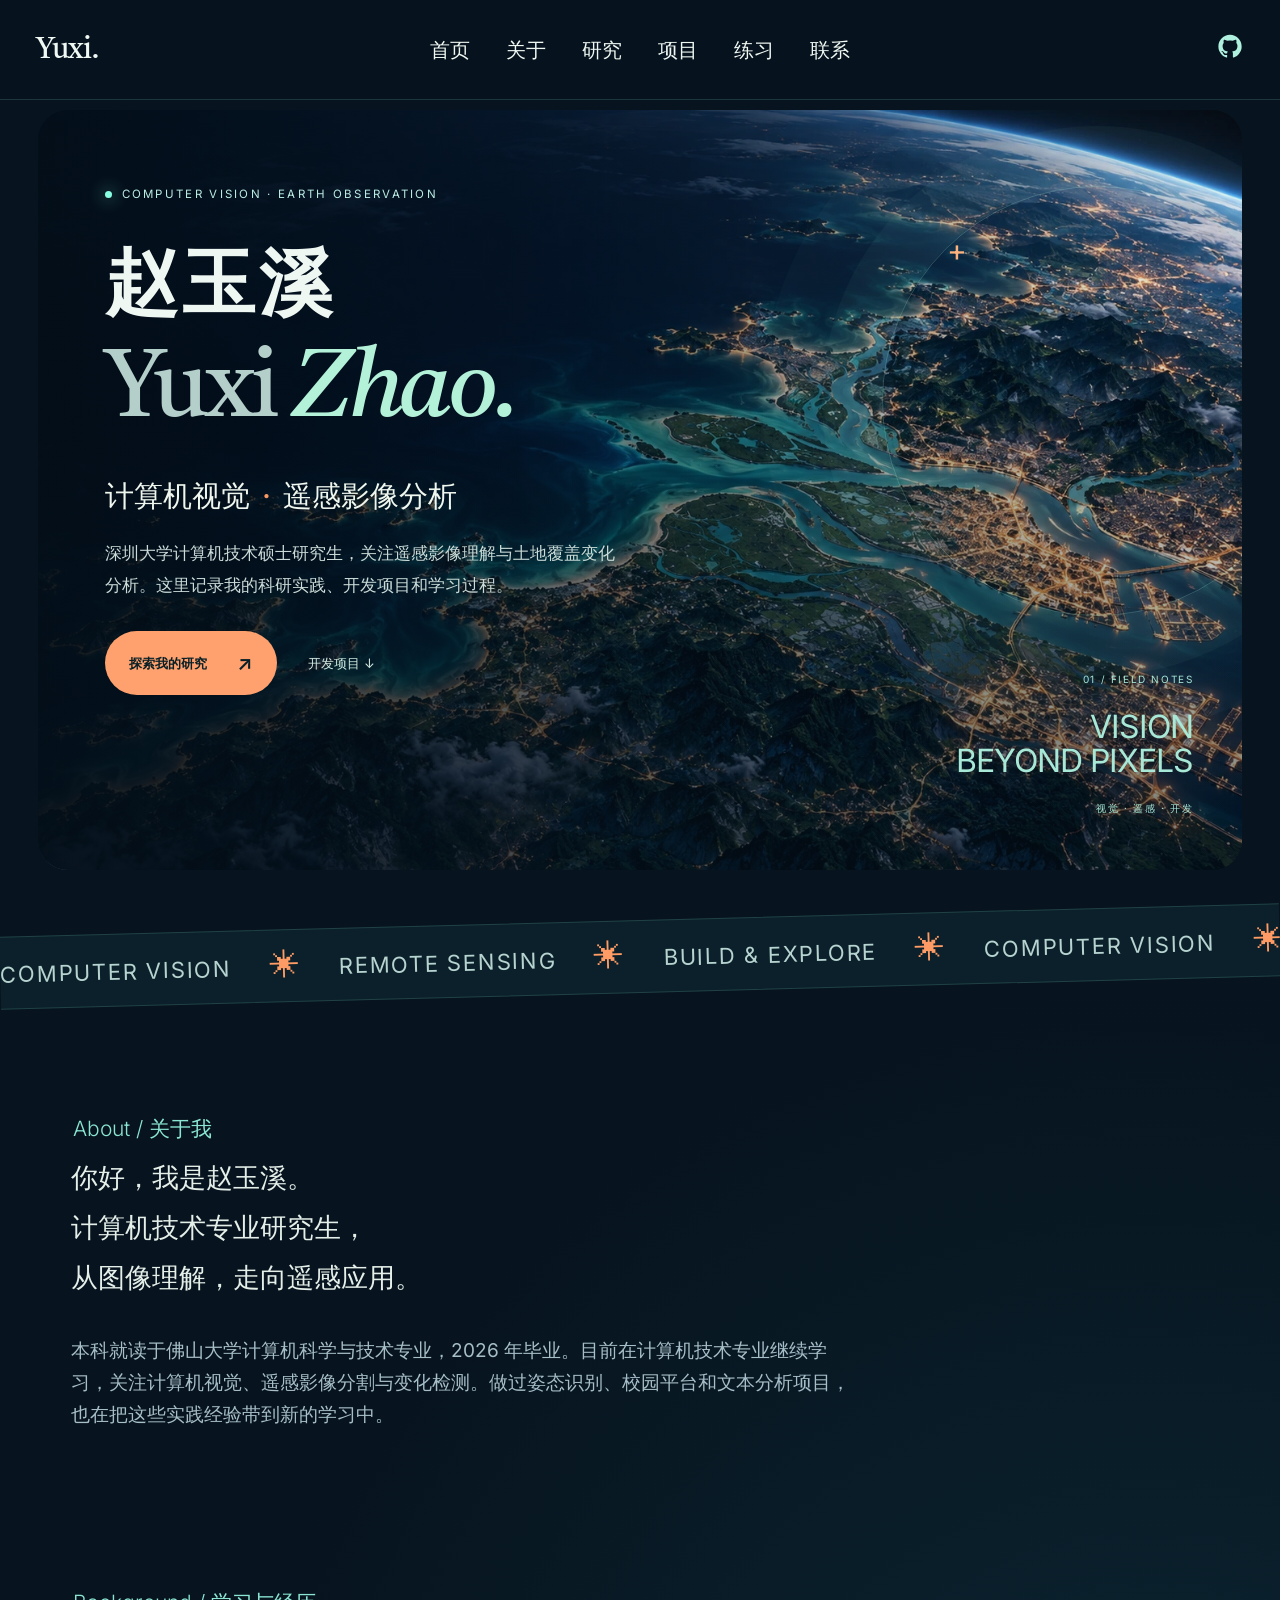
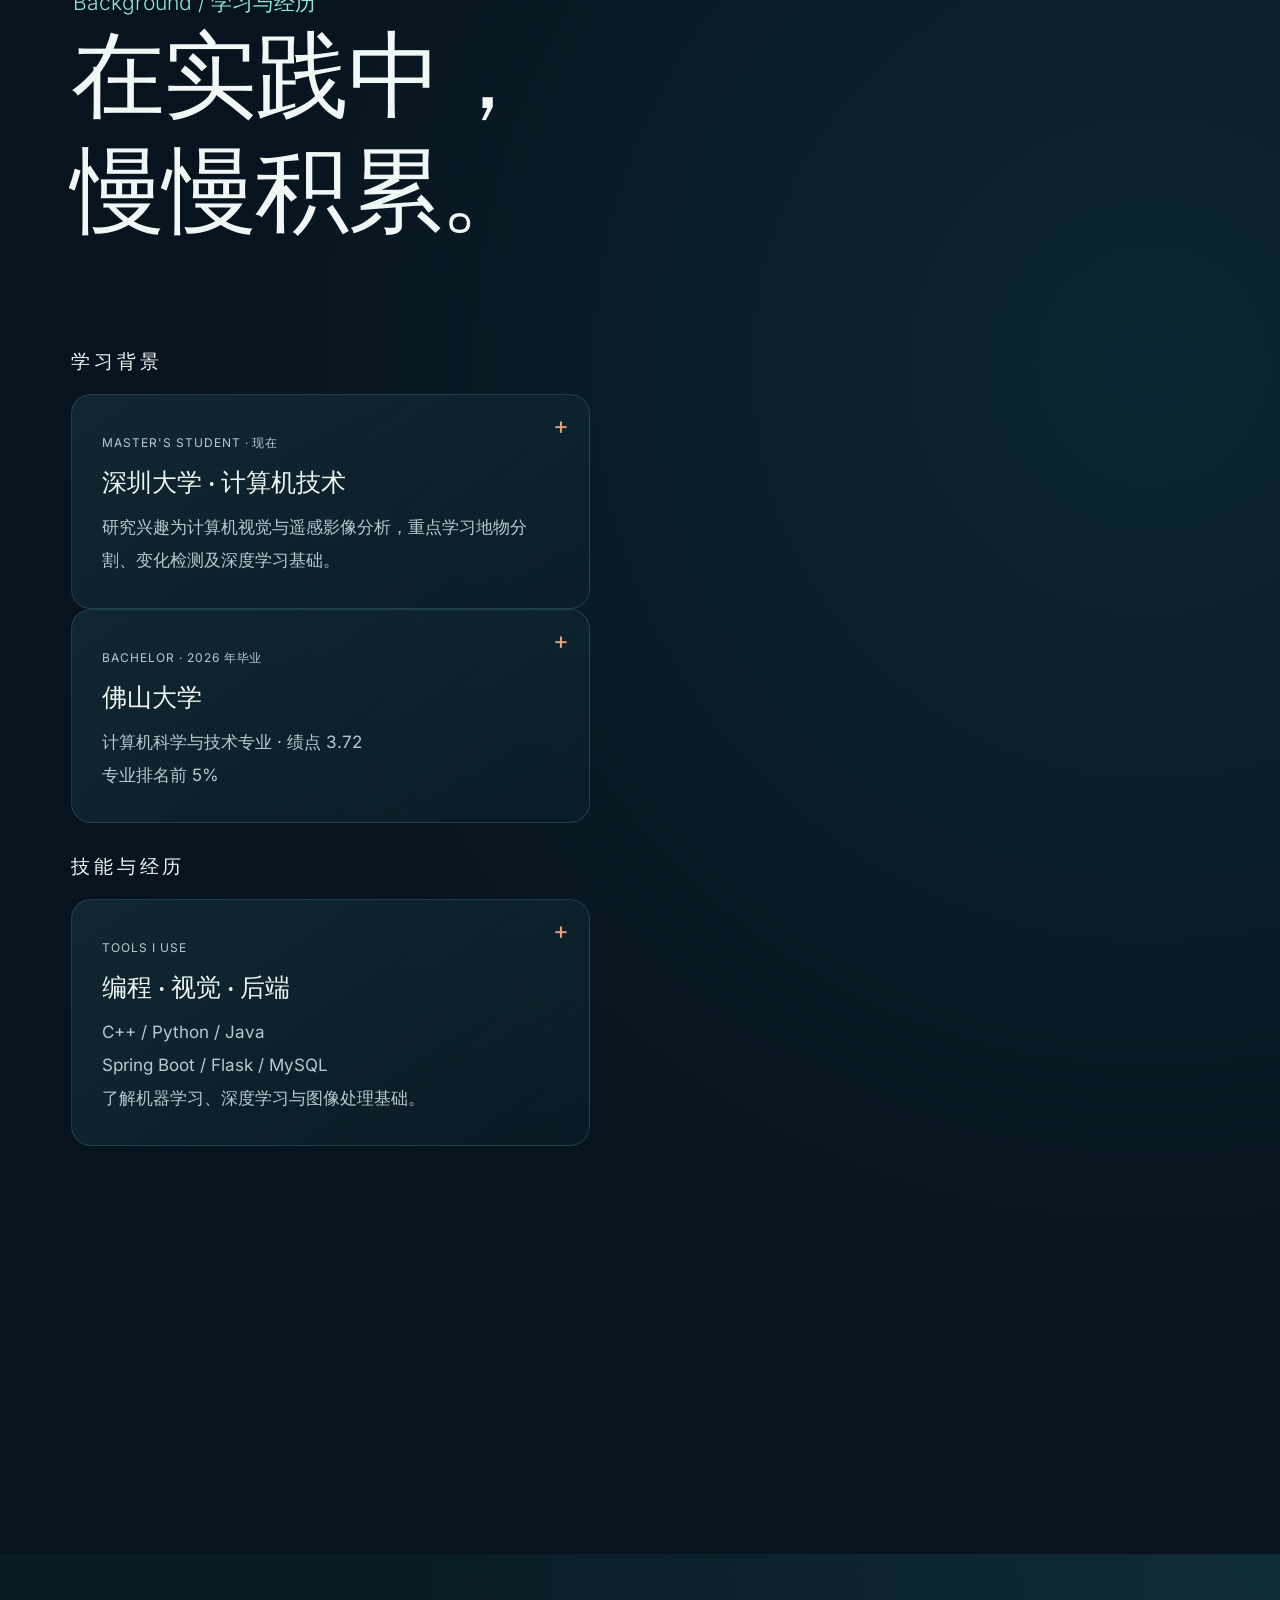
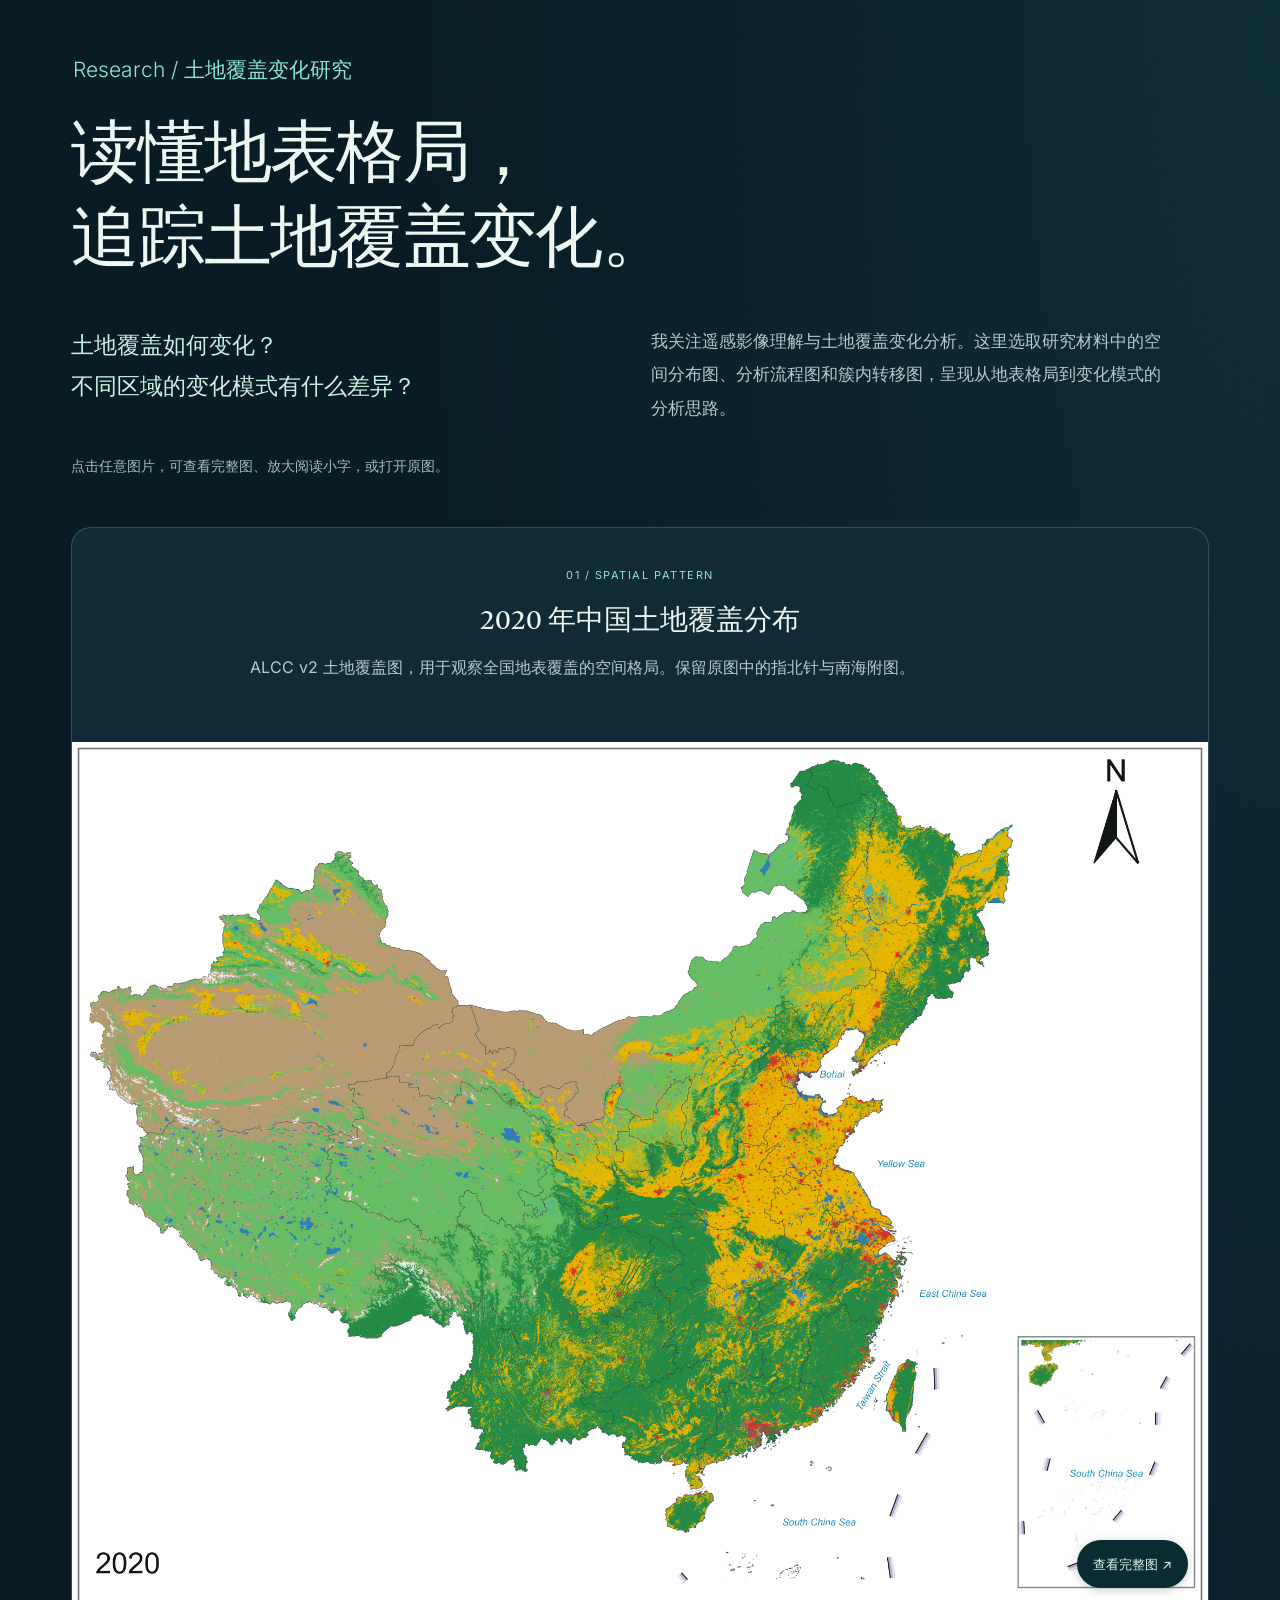
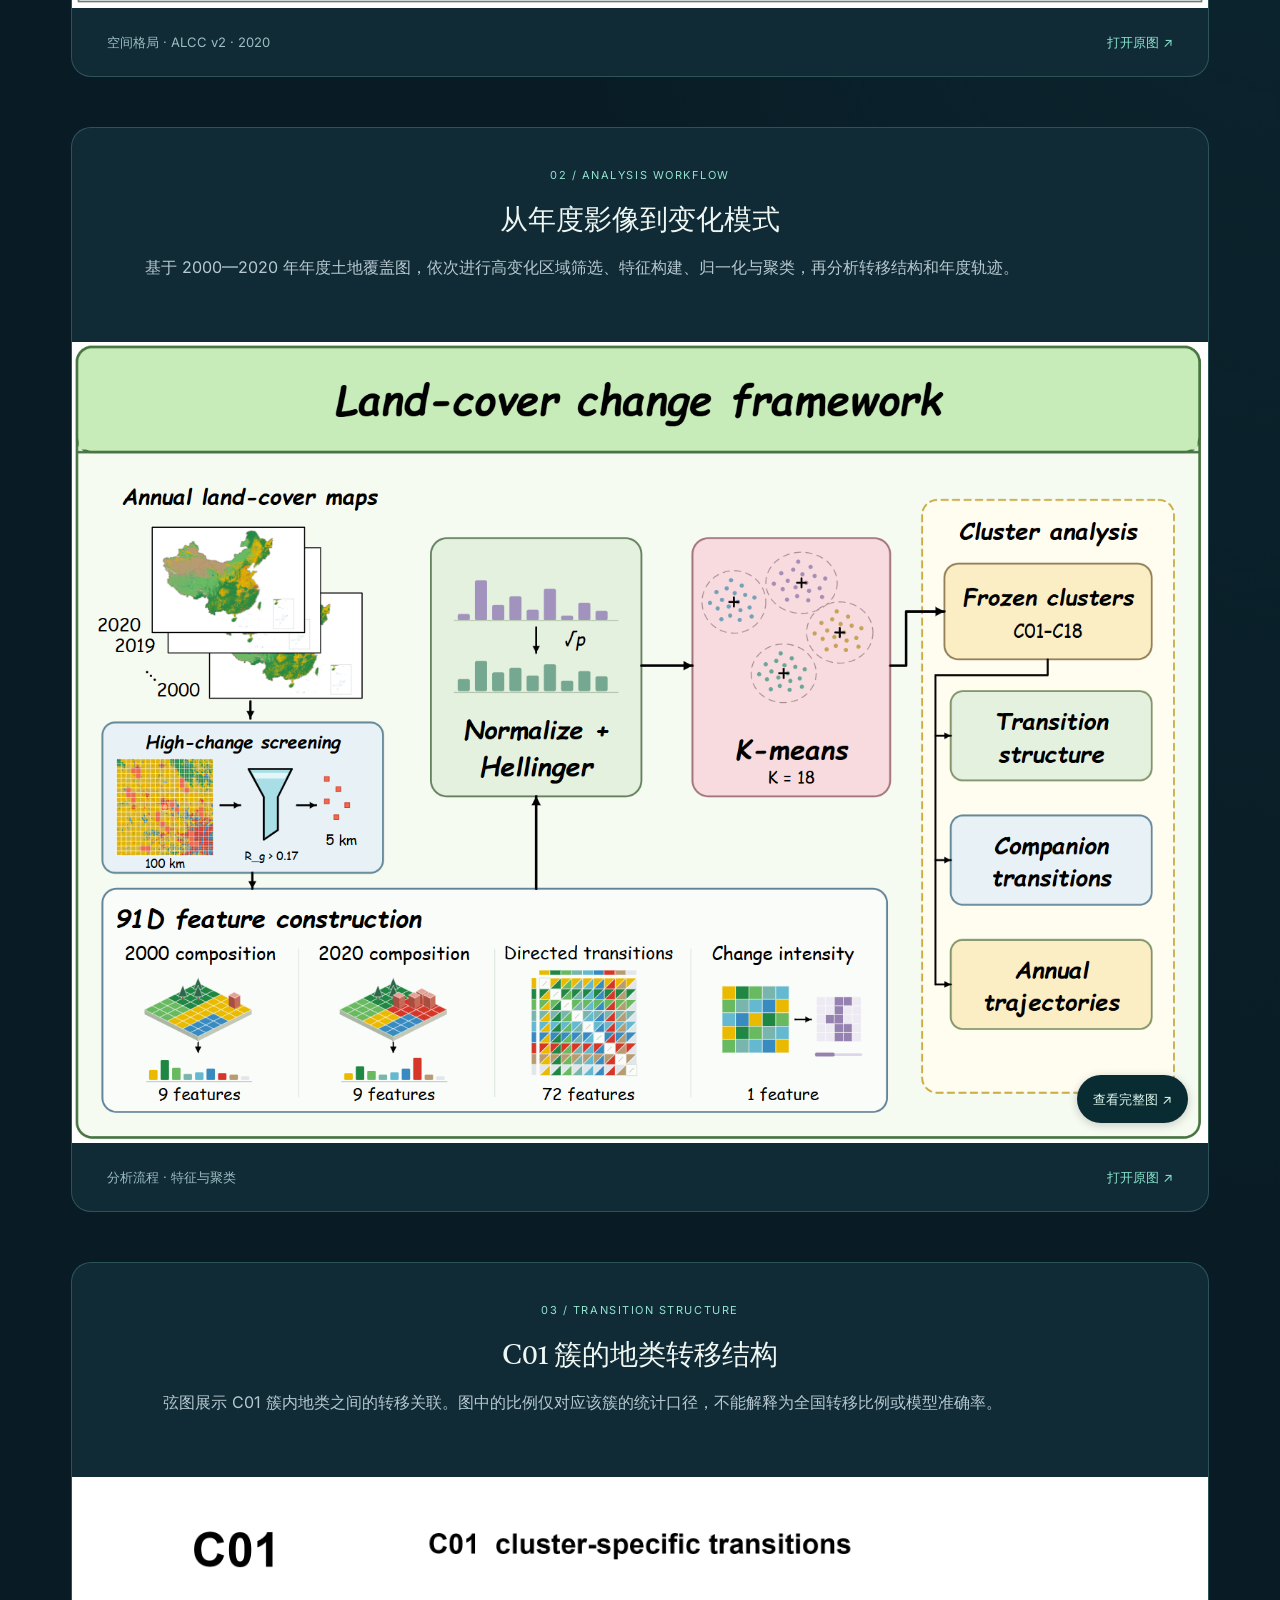
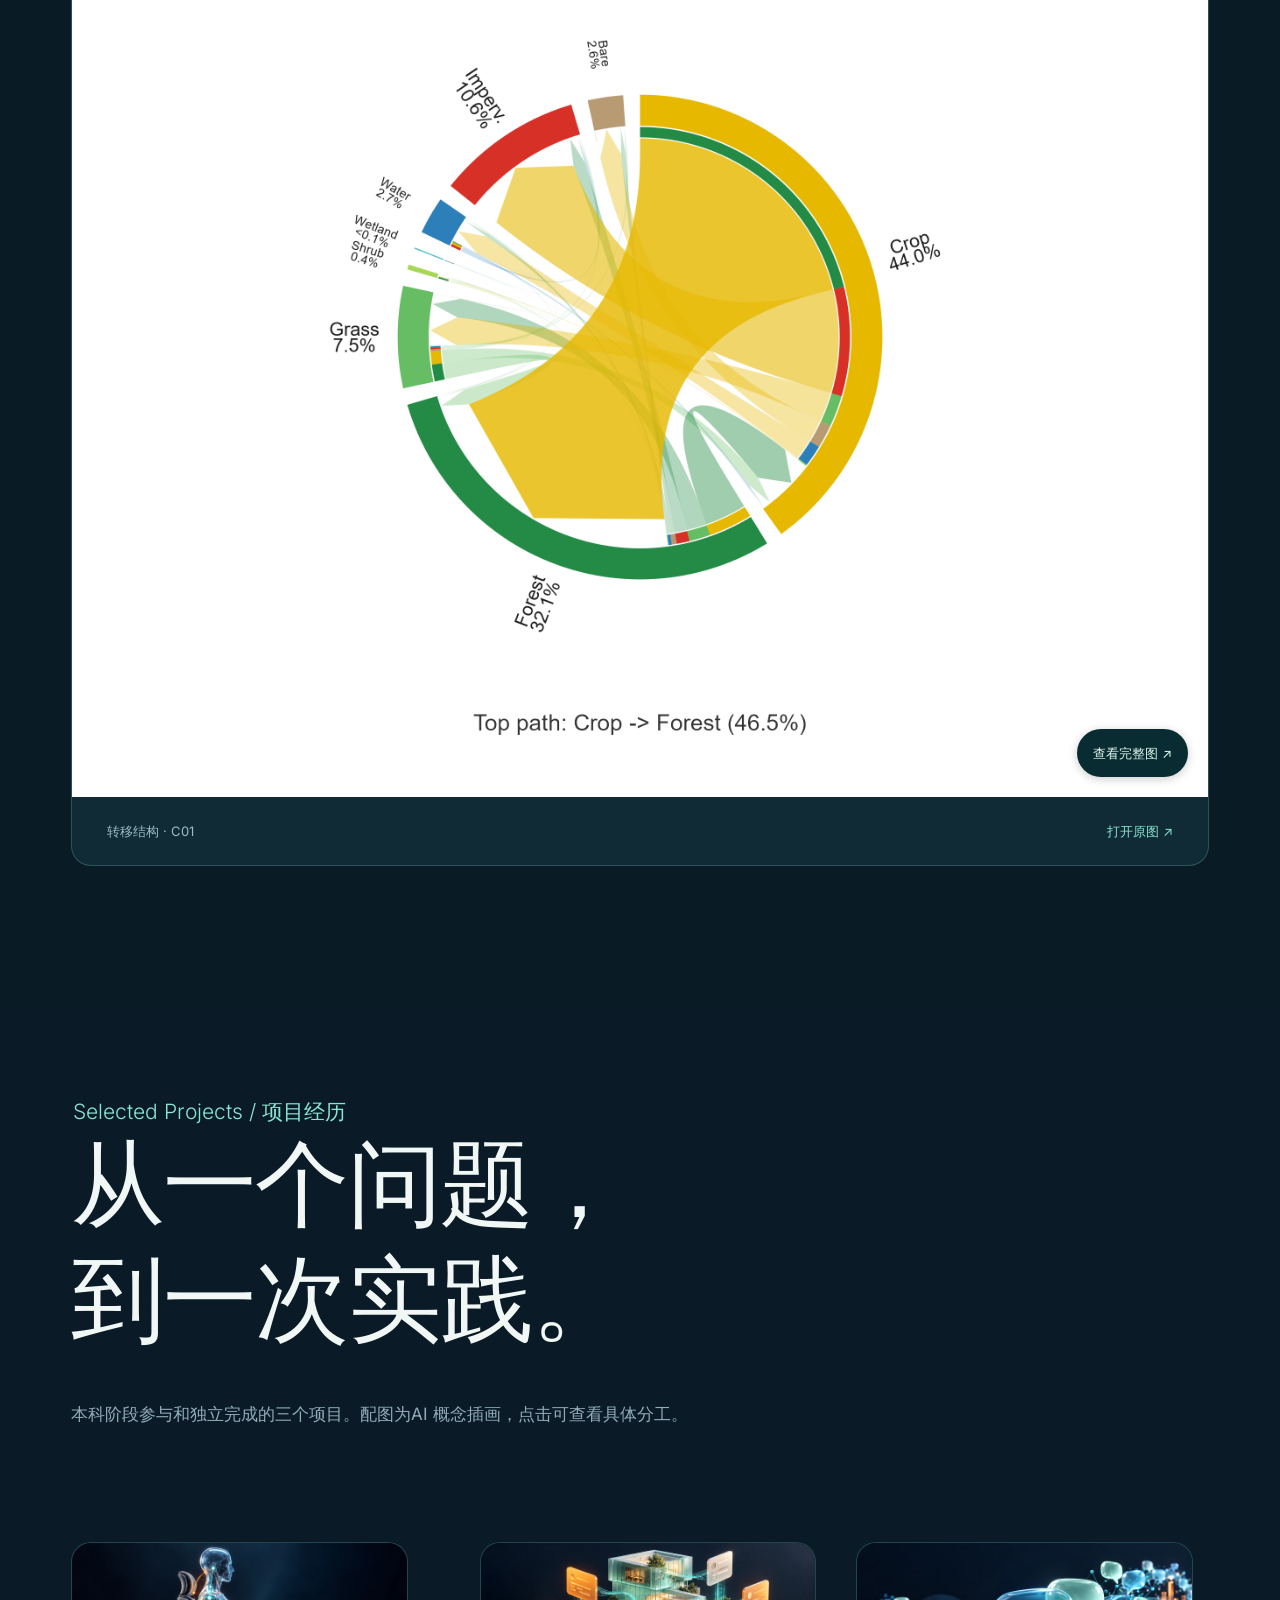
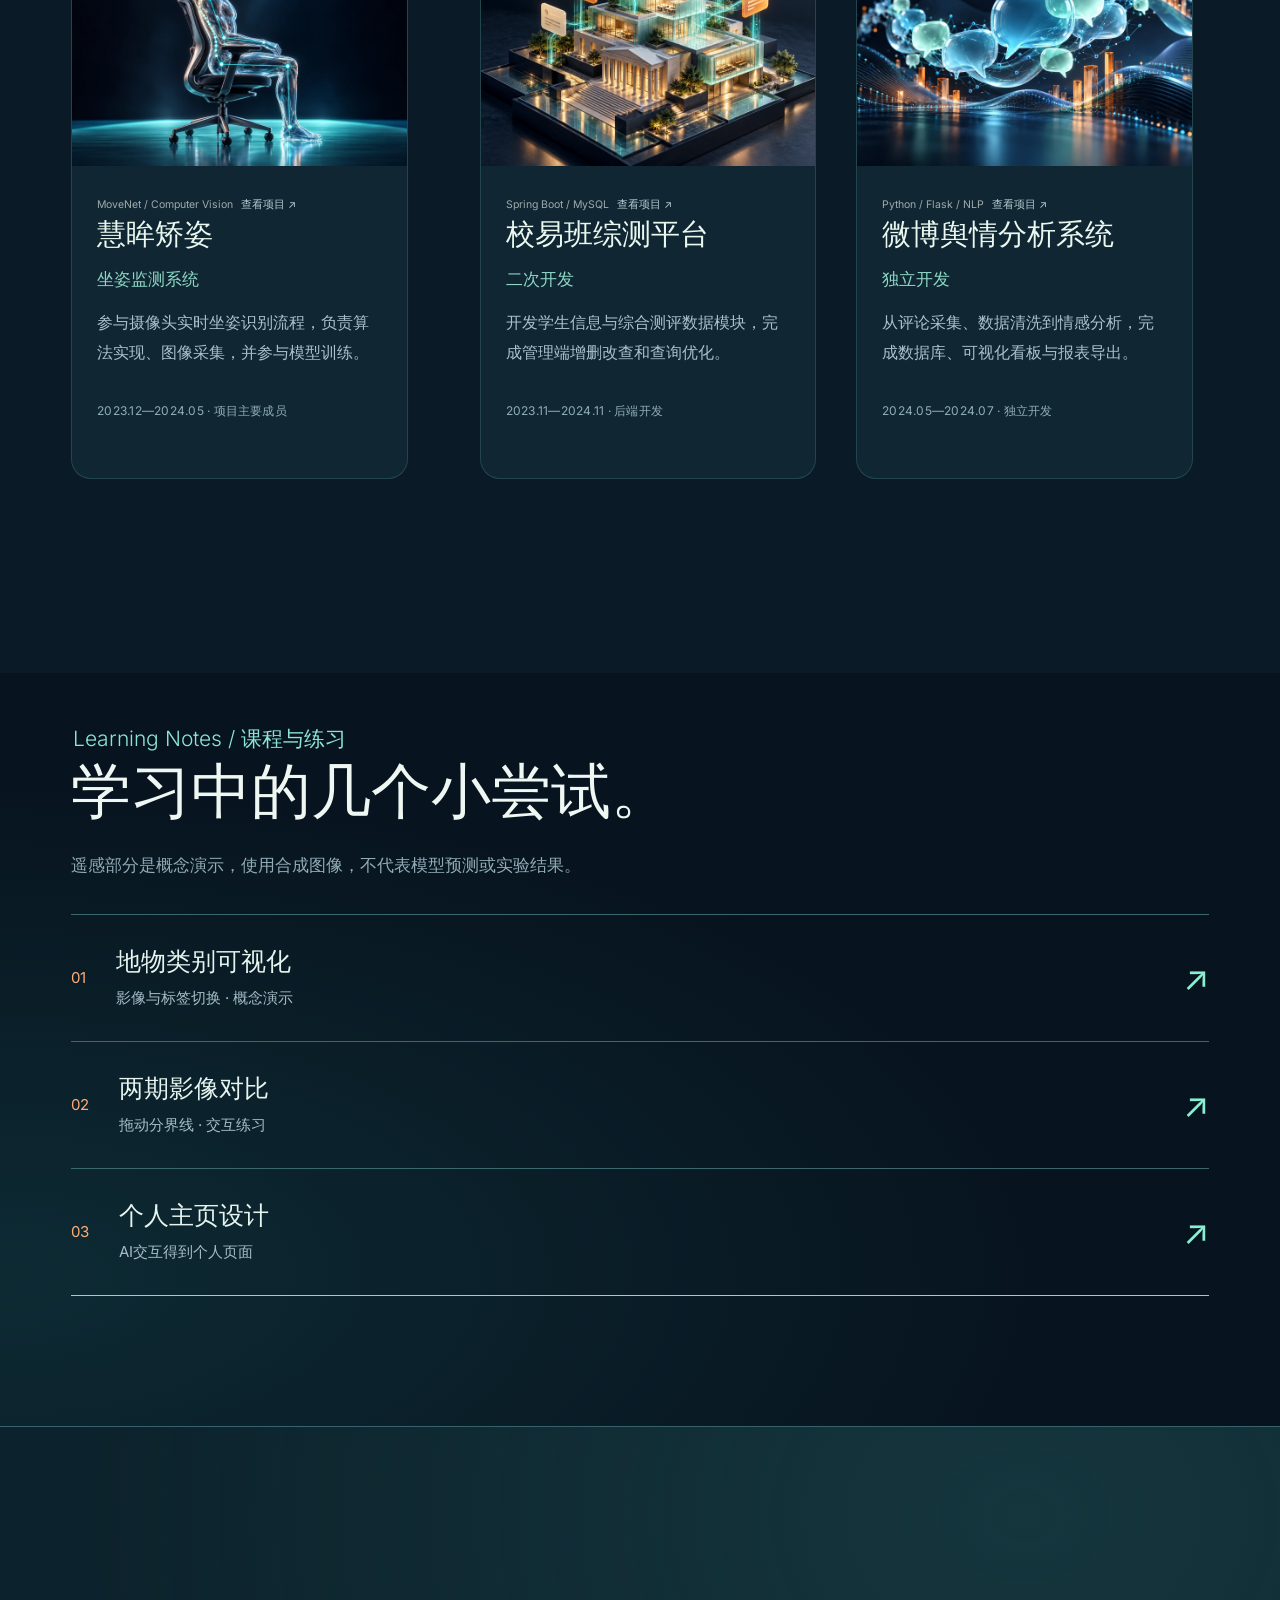
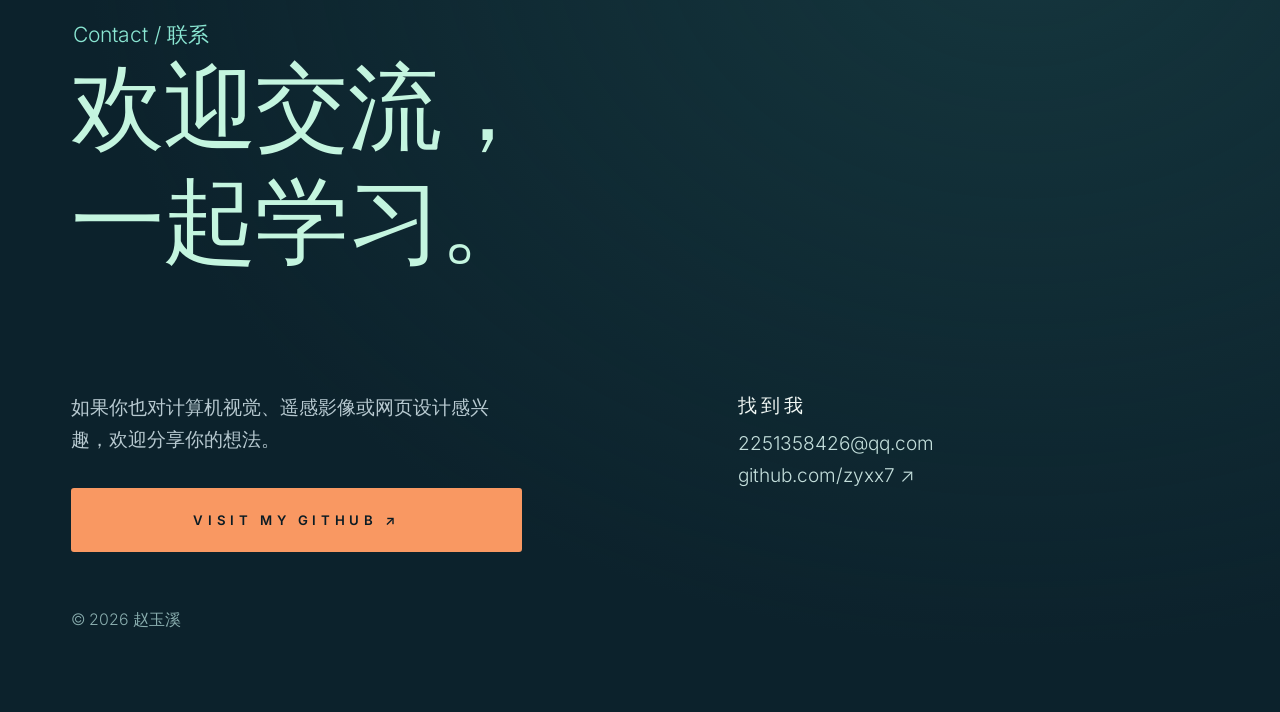
<file: index.html>
<!DOCTYPE html>

<!-- Augustine by StyleShout. Personalized course adaptation; see LICENSE-template.txt. -->
<html class="no-js" lang="zh-CN"><head><meta charset="utf-8"/><meta content="width=device-width, initial-scale=1" name="viewport"/>
<title>Yuxi Zhao · 赵玉溪</title><meta content="赵玉溪的个人主页，记录计算机视觉、遥感影像分析与课程实践。" name="description"/>
<script>document.documentElement.classList.replace('no-js','js');</script><link href="favicon.svg" rel="icon" type="image/svg+xml"/><link href="css/vendor.css" rel="stylesheet"/><link href="css/styles.css" rel="stylesheet"/><link href="css/personal.css" rel="stylesheet"/><link href="css/visual.css" rel="stylesheet"/><link href="css/research.css" rel="stylesheet"/></head>
<body id="top"><a class="skip-link" href="#main-content">跳到正文</a>
<div id="preloader"><div class="line" id="loader"></div></div><div class="s-pagewrap" id="page"><header class="s-header" id="masthead"><div class="s-header__block"><div class="s-header__branding"><p class="site-title"><a href="index.html" rel="home">Yuxi.</a></p></div>
<a aria-controls="site-navigation" aria-expanded="false" aria-label="打开导航" class="s-header__menu-toggle" href="#site-navigation" role="button"><span>菜单</span></a></div>
<div class="row s-header__nav-wrap" id="site-navigation"><nav aria-label="主导航" class="s-header__nav"><ul><li><a class="smoothscroll" href="#intro">首页</a></li><li><a class="smoothscroll" href="#about">关于</a></li><li><a class="smoothscroll" href="#research">研究</a></li><li><a class="smoothscroll" href="#works">项目</a></li><li><a class="smoothscroll" href="#practice">练习</a></li><li><a class="smoothscroll" href="#colophon">联系</a></li></ul></nav>
<ul class="s-header__social"><li><a aria-label="GitHub 账号 zyxx7" href="https://github.com/zyxx7"><svg height="24" style="fill: rgba(0, 0, 0, 1);transform: ;msFilter:;" viewbox="0 0 24 24" width="24" xmlns="http://www.w3.org/2000/svg"><path clip-rule="evenodd" d="M12.026 2c-5.509 0-9.974 4.465-9.974 9.974 0 4.406 2.857 8.145 6.821 9.465.499.09.679-.217.679-.481 0-.237-.008-.865-.011-1.696-2.775.602-3.361-1.338-3.361-1.338-.452-1.152-1.107-1.459-1.107-1.459-.905-.619.069-.605.069-.605 1.002.07 1.527 1.028 1.527 1.028.89 1.524 2.336 1.084 2.902.829.091-.645.351-1.085.635-1.334-2.214-.251-4.542-1.107-4.542-4.93 0-1.087.389-1.979 1.024-2.675-.101-.253-.446-1.268.099-2.64 0 0 .837-.269 2.742 1.021a9.582 9.582 0 0 1 2.496-.336 9.554 9.554 0 0 1 2.496.336c1.906-1.291 2.742-1.021 2.742-1.021.545 1.372.203 2.387.099 2.64.64.696 1.024 1.587 1.024 2.675 0 3.833-2.33 4.675-4.552 4.922.355.308.675.916.675 1.846 0 1.334-.012 2.41-.012 2.737 0 .267.178.577.687.479C19.146 20.115 22 16.379 22 11.974 22 6.465 17.535 2 12.026 2z" fill-rule="evenodd"></path></svg>
</a></li></ul></div></header><main id="main-content"><section class="s-intro" id="intro"><div class="row"><div class="column lg-12 s-intro__content"><div class="s-intro__text"><div class="hero-kicker"><i></i> COMPUTER VISION · EARTH OBSERVATION</div><h1 class="hero-name-cn">赵玉溪</h1><p class="s-intro__text-huge hero-name-en">Yuxi <em>Zhao.</em></p><p class="hero-direction">计算机视觉 <span>·</span> 遥感影像分析</p><p class="hero-note">深圳大学计算机技术硕士研究生，关注遥感影像理解与土地覆盖变化分析。这里记录我的科研实践、开发项目和学习过程。</p><div class="hero-actions"><a class="hero-primary" href="#research">探索我的研究 <span>↗</span></a><a class="hero-secondary" href="#works">开发项目 ↓</a></div></div><div aria-label="河口与城市的遥感主题 AI 概念插画" class="s-intro__bg" role="img"><div aria-hidden="true" class="hero-orbit"></div><div aria-hidden="true" class="hero-coordinate"><span>01 / FIELD NOTES</span><strong>VISION<br/>BEYOND PIXELS</strong><span>视觉 · 遥感 · 开发</span></div></div></div></div></section><div aria-hidden="true" class="visual-ribbon"><div>COMPUTER VISION <b>✳</b> REMOTE SENSING <b>✳</b> BUILD &amp; EXPLORE <b>✳</b> COMPUTER VISION <b>✳</b> REMOTE SENSING <b>✳</b> BUILD &amp; EXPLORE <b>✳</b></div></div>
<section class="s-about" id="about"><div class="s-about__block s-about__intro"><div class="row"><div class="column lg-12"><h2 class="text-pretitle">About / 关于我</h2><p class="attention-getter">你好，我是赵玉溪。<br/>计算机技术专业研究生，<br/>从图像理解，走向遥感应用。</p><p class="about-detail">本科就读于佛山大学计算机科学与技术专业，2026 年毕业。目前在计算机技术专业继续学习，关注计算机视觉、遥感影像分割与变化检测。做过姿态识别、校园平台和文本分析项目，也在把这些实践经验带到新的学习中。</p></div></div></div>
<div class="s-about__block s-about__career" id="interests"><div class="row s-about__career-header"><div class="column lg-12"><h2 class="text-pretitle">Background / 学习与经历</h2><p class="text-huge-title">在实践中，<br/>慢慢积累。</p></div></div>
<div class="row profile-grid"><div class="column lg-6 stack-on-900"><h3 class="text-subtitle">学习背景</h3><div class="profile-entry"><span class="eyebrow">MASTER'S STUDENT · 现在</span><h4>深圳大学 · 计算机技术</h4><p>研究兴趣为计算机视觉与遥感影像分析，重点学习地物分割、变化检测及深度学习基础。</p></div><div class="profile-entry"><span class="eyebrow">BACHELOR · 2026 年毕业</span><h4>佛山大学</h4><p>计算机科学与技术专业 · 绩点 3.72<br/>专业排名前 5%</p></div></div>
<div class="column lg-6 stack-on-900"><h3 class="text-subtitle">技能与经历</h3><div class="profile-entry"><span class="eyebrow">TOOLS I USE</span><h4>编程 · 视觉 · 后端</h4><p>C++ / Python / Java<br/>Spring Boot / Flask / MySQL<br/>了解机器学习、深度学习与图像处理基础。</p></div><div class="profile-entry"><span class="eyebrow">BEYOND THE CLASSROOM</span><h4>校园与服役经历</h4><p>本科期间曾任学生党支部副书记两年；2020—2022 年服役。获得一等学业奖学金、广东省高校易班轻应用二等奖及“挑战杯”铜奖等。</p></div></div></div></div></section>
<section class="research-section" id="research" aria-labelledby="research-title">
<div class="row"><div class="column lg-12">
<h2 class="text-pretitle">Research / 土地覆盖变化研究</h2>
<h3 class="research-heading" id="research-title">读懂地表格局，<br/>追踪土地覆盖变化。</h3>
<div class="research-intro"><p class="research-question">土地覆盖如何变化？<br/>不同区域的变化模式有什么差异？</p><p>我关注遥感影像理解与土地覆盖变化分析。这里选取研究材料中的空间分布图、分析流程图和簇内转移图，呈现从地表格局到变化模式的分析思路。</p></div>
<p class="research-hint">点击任意图片，可查看完整图、放大阅读小字，或打开原图。</p>
<figure class="research-figure research-map">
<figcaption><span class="research-index">01 / SPATIAL PATTERN</span><h4>2020 年中国土地覆盖分布</h4><p>ALCC v2 土地覆盖图，用于观察全国地表覆盖的空间格局。保留原图中的指北针与南海附图。</p></figcaption>
<a class="research-image-link" href="images/research/china-lulc-2020.png" target="_blank" rel="noopener" data-research-image data-title="2020 年中国土地覆盖分布" aria-label="放大查看：2020 年中国土地覆盖分布"><img src="images/research/china-lulc-2020.png" alt="2020 年中国土地覆盖空间分布原图，含指北针及南海附图" width="4200" height="3200" loading="lazy"/><span class="research-image-action" aria-hidden="true">查看完整图 ↗</span></a>
<div class="research-figure-foot"><span>空间格局 · ALCC v2 · 2020</span><a href="images/research/china-lulc-2020.png" target="_blank" rel="noopener">打开原图 ↗</a></div>
</figure>
<figure class="research-figure">
<figcaption><span class="research-index">02 / ANALYSIS WORKFLOW</span><h4>从年度影像到变化模式</h4><p>基于 2000—2020 年年度土地覆盖图，依次进行高变化区域筛选、特征构建、归一化与聚类，再分析转移结构和年度轨迹。</p></figcaption>
<a class="research-image-link" href="images/research/land-cover-workflow.png" target="_blank" rel="noopener" data-research-image data-title="土地覆盖变化分析流程" aria-label="放大查看：土地覆盖变化分析流程"><img src="images/research/land-cover-workflow.png" alt="土地覆盖变化分析流程：年度地图、区域筛选、特征构建、聚类及变化模式分析" width="1590" height="1121" loading="lazy"/><span class="research-image-action" aria-hidden="true">查看完整图 ↗</span></a>
<div class="research-figure-foot"><span>分析流程 · 特征与聚类</span><a href="images/research/land-cover-workflow.png" target="_blank" rel="noopener">打开原图 ↗</a></div>
</figure>
<figure class="research-figure research-chord">
<figcaption><span class="research-index">03 / TRANSITION STRUCTURE</span><h4>C01 簇的地类转移结构</h4><p>弦图展示 C01 簇内地类之间的转移关联。图中的比例仅对应该簇的统计口径，不能解释为全国转移比例或模型准确率。</p></figcaption>
<a class="research-image-link" href="images/research/c01-transitions.png" target="_blank" rel="noopener" data-research-image data-title="C01 簇的地类转移结构" aria-label="放大查看：C01 簇的地类转移结构"><img src="images/research/c01-transitions.png" alt="C01 簇的土地覆盖转移弦图，含地类环、方向连线及图内统计说明" width="2102" height="2102" loading="lazy"/><span class="research-image-action" aria-hidden="true">查看完整图 ↗</span></a>
<div class="research-figure-foot"><span>转移结构 · C01</span><a href="images/research/c01-transitions.png" target="_blank" rel="noopener">打开原图 ↗</a></div>
</figure>
</div></div></section>
<section class="s-works" id="works"><div class="row"><div class="column lg-12"><h2 class="text-pretitle">Selected Projects / 项目经历</h2><p class="text-huge-title">从一个问题，<br/>到一次实践。</p><p class="section-note">本科阶段参与和独立完成的三个项目。配图为AI 概念插画，点击可查看具体分工。</p></div></div><div class="row folio-list project-list"><div class="column"><article class="folio-item"><div class="folio-item__thumb"><a class="folio-item__thumb-link" href="projects.html#posture"><img alt="坐姿识别主题概念插画" height="640" loading="lazy" src="images/posture-cover.webp" width="960"/></a></div><div class="folio-item__info"><div class="folio-item__meta"><span class="cat">MoveNet / Computer Vision</span><a class="project-link" href="projects.html#posture">查看项目 ↗</a></div><h3 class="folio-item__title"><a href="projects.html#posture">慧眸矫姿</a></h3><p class="project-subtitle">坐姿监测系统</p><p class="work-description">参与摄像头实时坐姿识别流程，负责算法实现、图像采集，并参与模型训练。</p><p class="project-date">2023.12—2024.05 · 项目主要成员</p></div></article></div><div class="column"><article class="folio-item"><div class="folio-item__thumb"><a class="folio-item__thumb-link" href="projects.html#campus"><img alt="校园数据管理主题概念插画" height="640" loading="lazy" src="images/campus-cover.webp" width="960"/></a></div><div class="folio-item__info"><div class="folio-item__meta"><span class="cat">Spring Boot / MySQL</span><a class="project-link" href="projects.html#campus">查看项目 ↗</a></div><h3 class="folio-item__title"><a href="projects.html#campus">校易班综测平台</a></h3><p class="project-subtitle">二次开发</p><p class="work-description">开发学生信息与综合测评数据模块，完成管理端增删改查和查询优化。</p><p class="project-date">2023.11—2024.11 · 后端开发</p></div></article></div><div class="column"><article class="folio-item"><div class="folio-item__thumb"><a class="folio-item__thumb-link" href="projects.html#sentiment"><img alt="评论与数据分析主题概念插画" height="640" loading="lazy" src="images/sentiment-cover.webp" width="960"/></a></div><div class="folio-item__info"><div class="folio-item__meta"><span class="cat">Python / Flask / NLP</span><a class="project-link" href="projects.html#sentiment">查看项目 ↗</a></div><h3 class="folio-item__title"><a href="projects.html#sentiment">微博舆情分析系统</a></h3><p class="project-subtitle">独立开发</p><p class="work-description">从评论采集、数据清洗到情感分析，完成数据库、可视化看板与报表导出。</p><p class="project-date">2024.05—2024.07 · 独立开发</p></div></article></div></div></section>
<section class="learning-section" id="practice"><div class="row"><div class="column lg-12"><h2 class="text-pretitle">Learning Notes / 课程与练习</h2><h2 class="practice-heading">学习中的几个小尝试。</h2><p class="section-note">遥感部分是概念演示，使用合成图像，不代表模型预测或实验结果。</p>
<a class="practice-row" href="practice.html#segmentation"><span class="practice-number">01</span><span><strong>地物类别可视化</strong><small>影像与标签切换 · 概念演示</small></span><span class="row-arrow">↗</span></a>
<a class="practice-row" href="practice.html#change"><span class="practice-number">02</span><span><strong>两期影像对比</strong><small>拖动分界线 · 交互练习</small></span><span class="row-arrow">↗</span></a>
<a class="practice-row" href="practice.html#website"><span class="practice-number">03</span><span><strong>个人主页设计</strong><small>AI交互得到个人页面</small></span><span class="row-arrow">↗</span></a>
</div></div></section></main><footer class="s-footer" id="colophon"><div class="row s-footer__contact-header"><div class="column lg-12"><h2 class="text-pretitle">Contact / 联系</h2><p class="text-huge-title">欢迎交流，<br/>一起学习。</p></div></div>
<div class="row s-footer__contact-content"><div class="column lg-5 md-6 stack-on-900 left-block"><p>如果你也对计算机视觉、遥感影像或网页设计感兴趣，欢迎分享你的想法。</p><div class="s-footer__buttons"><a class="btn btn--primary u-fullwidth" href="https://github.com/zyxx7">Visit my GitHub ↗</a></div></div>
<div class="column lg-4 md-5 stack-on-900 right-block"><div class="s-footer__contact-info"><h2 class="text-subtitle">找到我</h2><ul class="link-list"><li><a href="mailto:2251358426@qq.com">2251358426@qq.com</a></li><li><a href="https://github.com/zyxx7">github.com/zyxx7 ↗</a></li></ul></div></div></div>
<div class="row s-footer__bottom"><div class="column ss-copyright"><span>© 2026 赵玉溪</span></div><div class="ss-go-top"><a href="#top" title="回到顶部">↑</a></div></div></footer></div><dialog class="figure-viewer" id="figure-viewer" aria-labelledby="figure-viewer-title">
<div class="figure-viewer-header"><div><h2 id="figure-viewer-title">科研图</h2><p id="figure-viewer-info">完整原图阅读</p></div><button class="viewer-close" type="button" data-viewer-close aria-label="关闭科研图查看器">关闭 ×</button></div>
<div class="figure-viewer-tools" aria-label="图片缩放工具"><button type="button" data-viewer-fit>适应窗口</button><button type="button" data-viewer-original>原始尺寸</button><div class="viewer-zoom"><button type="button" data-viewer-minus aria-label="缩小图片">−</button><output aria-live="polite" id="figure-viewer-scale">100%</output><button type="button" data-viewer-plus aria-label="放大图片">＋</button></div><a data-viewer-source target="_blank" rel="noopener">打开原图 ↗</a></div>
<div class="figure-viewer-viewport" tabindex="0" role="region" aria-label="科研图阅读区，放大后可横向和纵向滚动"><div class="figure-viewer-stage"><img alt=""/></div></div>
<p class="figure-viewer-help">放大后滚动阅读 · Esc 关闭 · 0 适应窗口 · 1 原始尺寸</p>
</dialog><script src="js/plugins.js"></script><script src="js/main.js"></script><script src="js/personal.js"></script><script src="js/visual.js"></script><script src="js/research.js"></script></body></html>
</file>
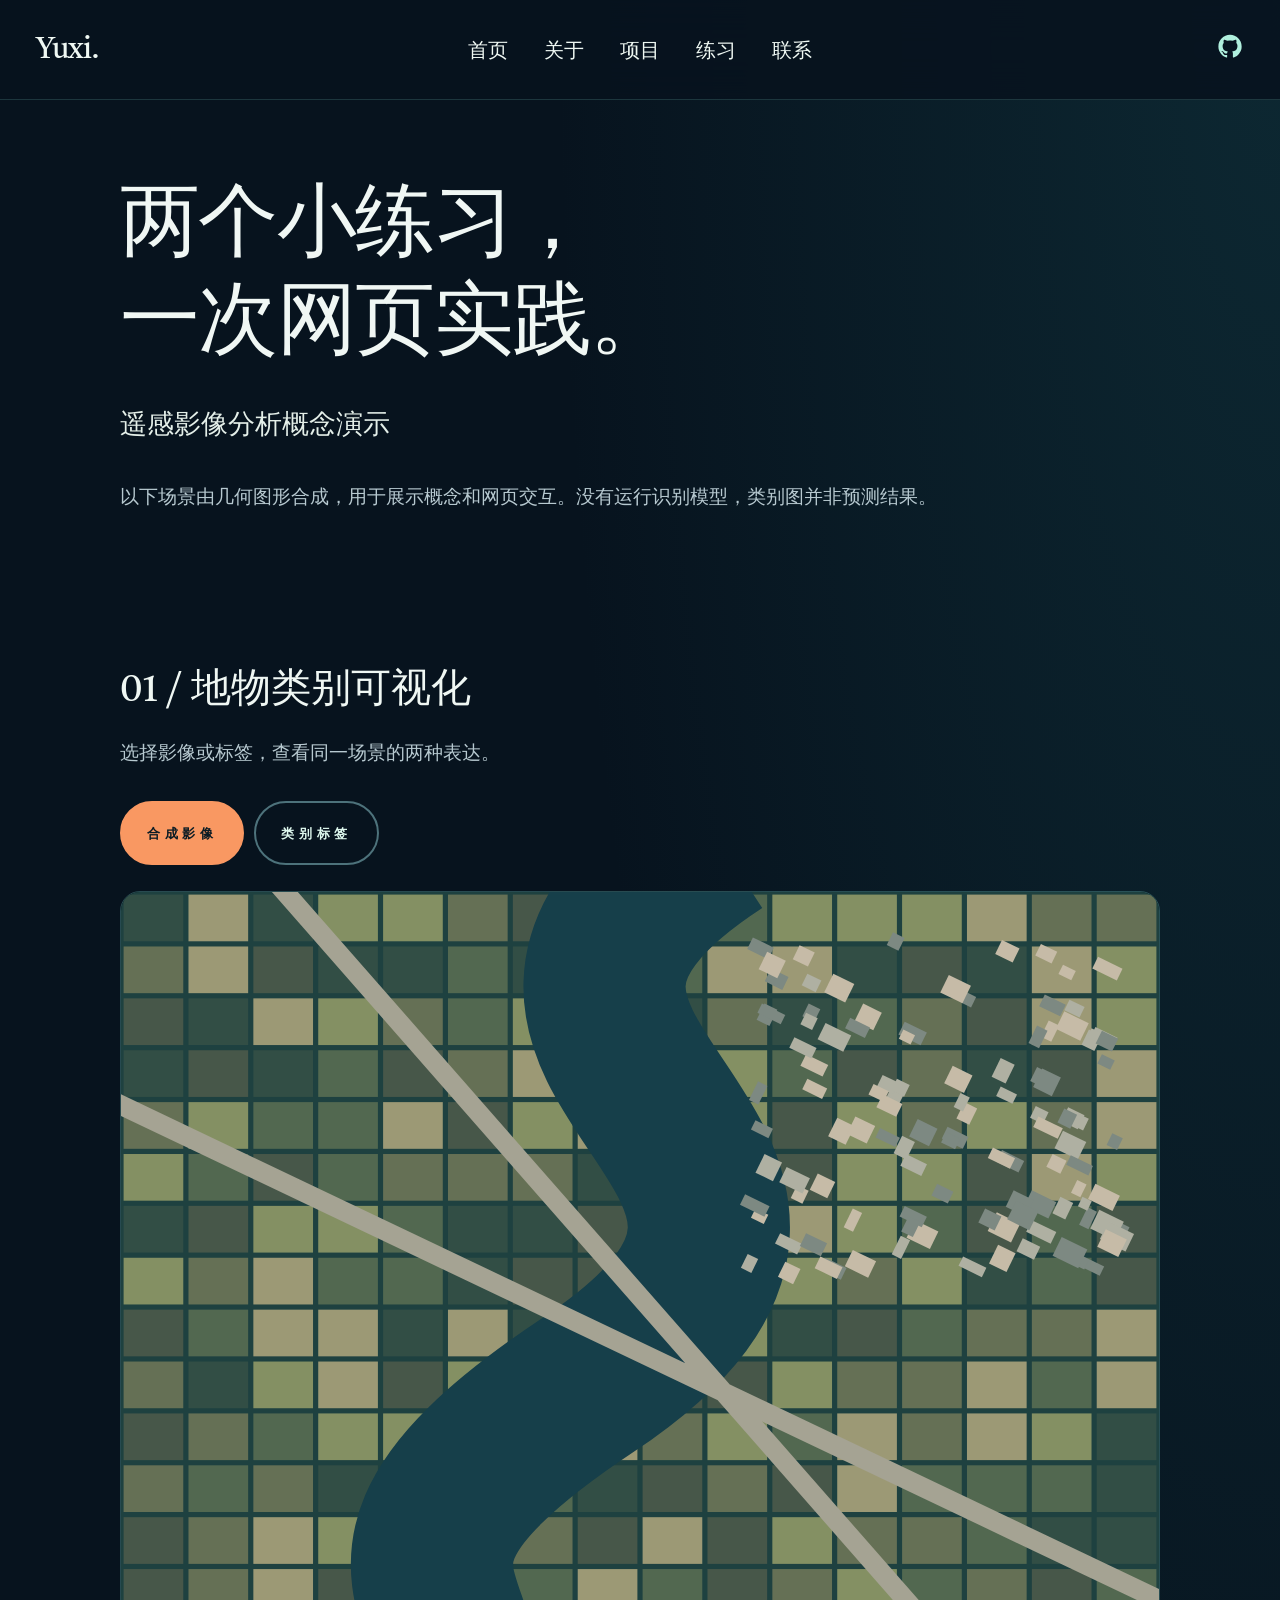
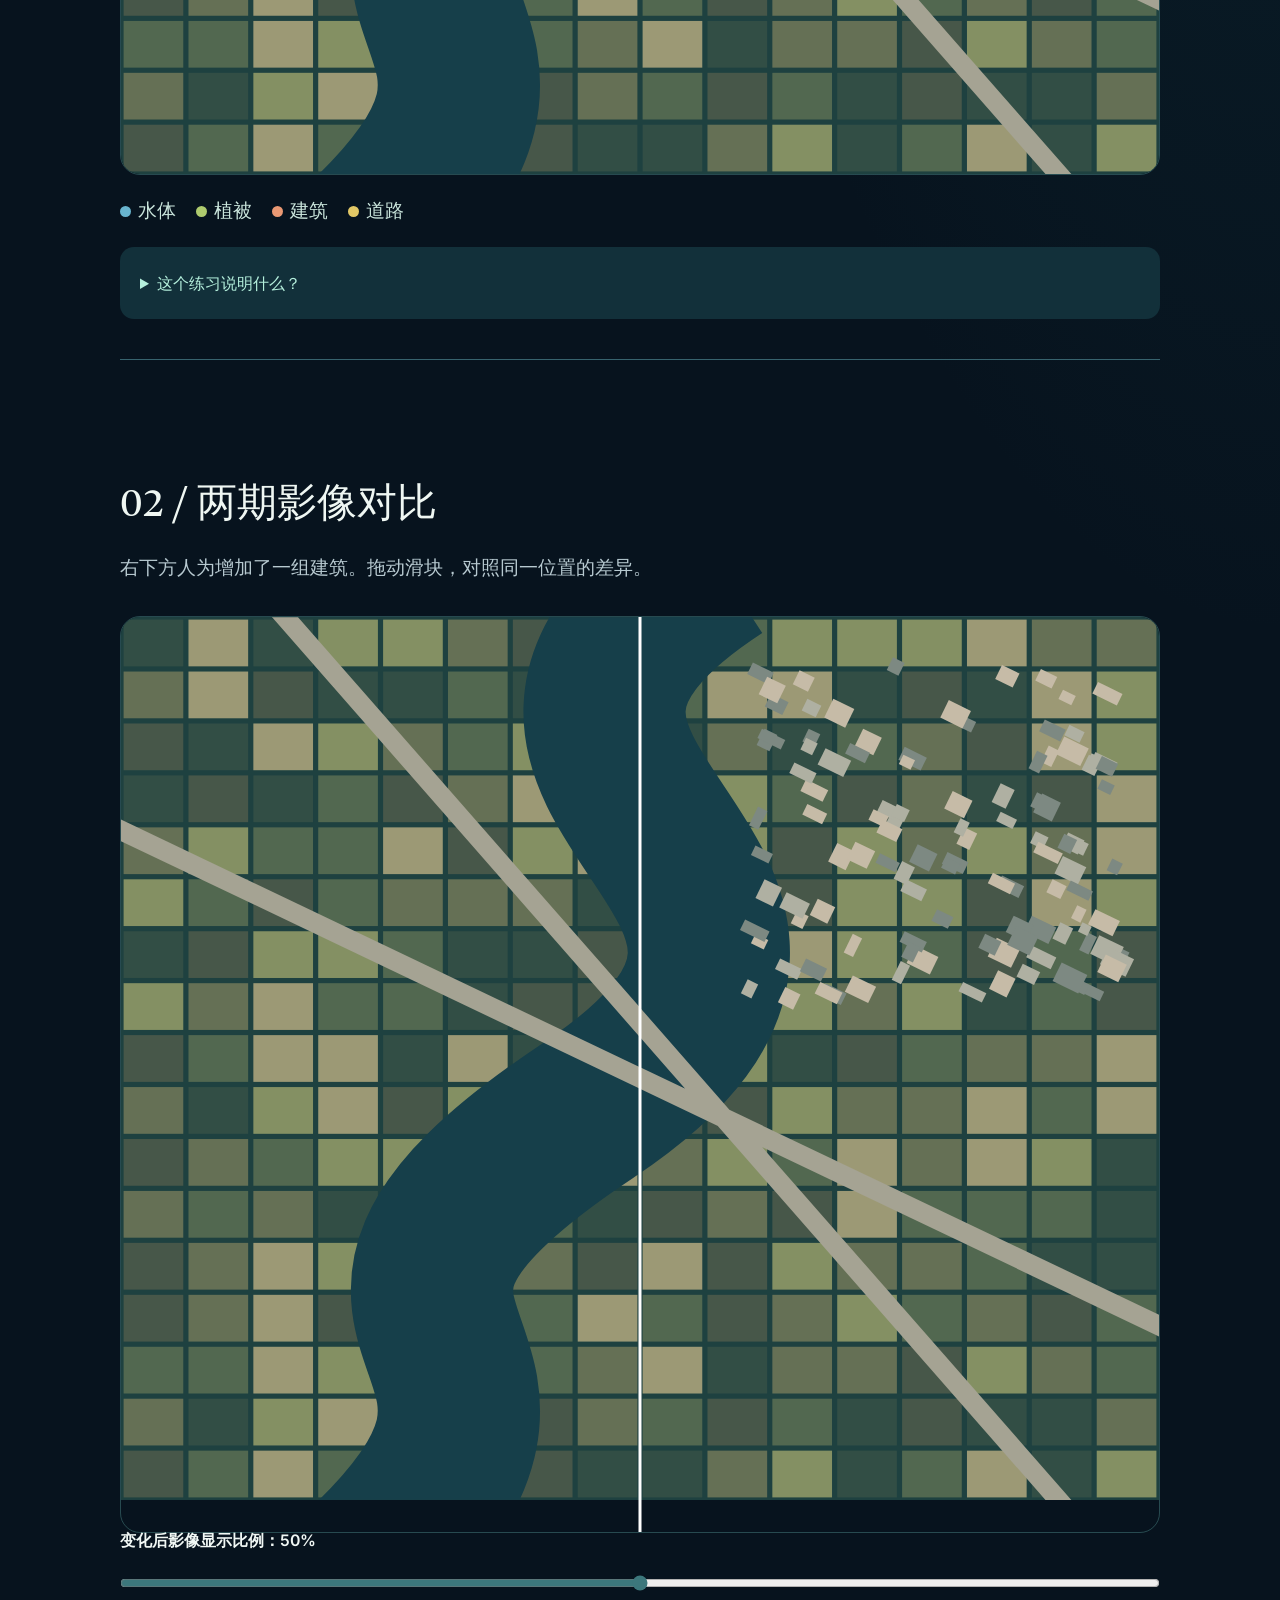
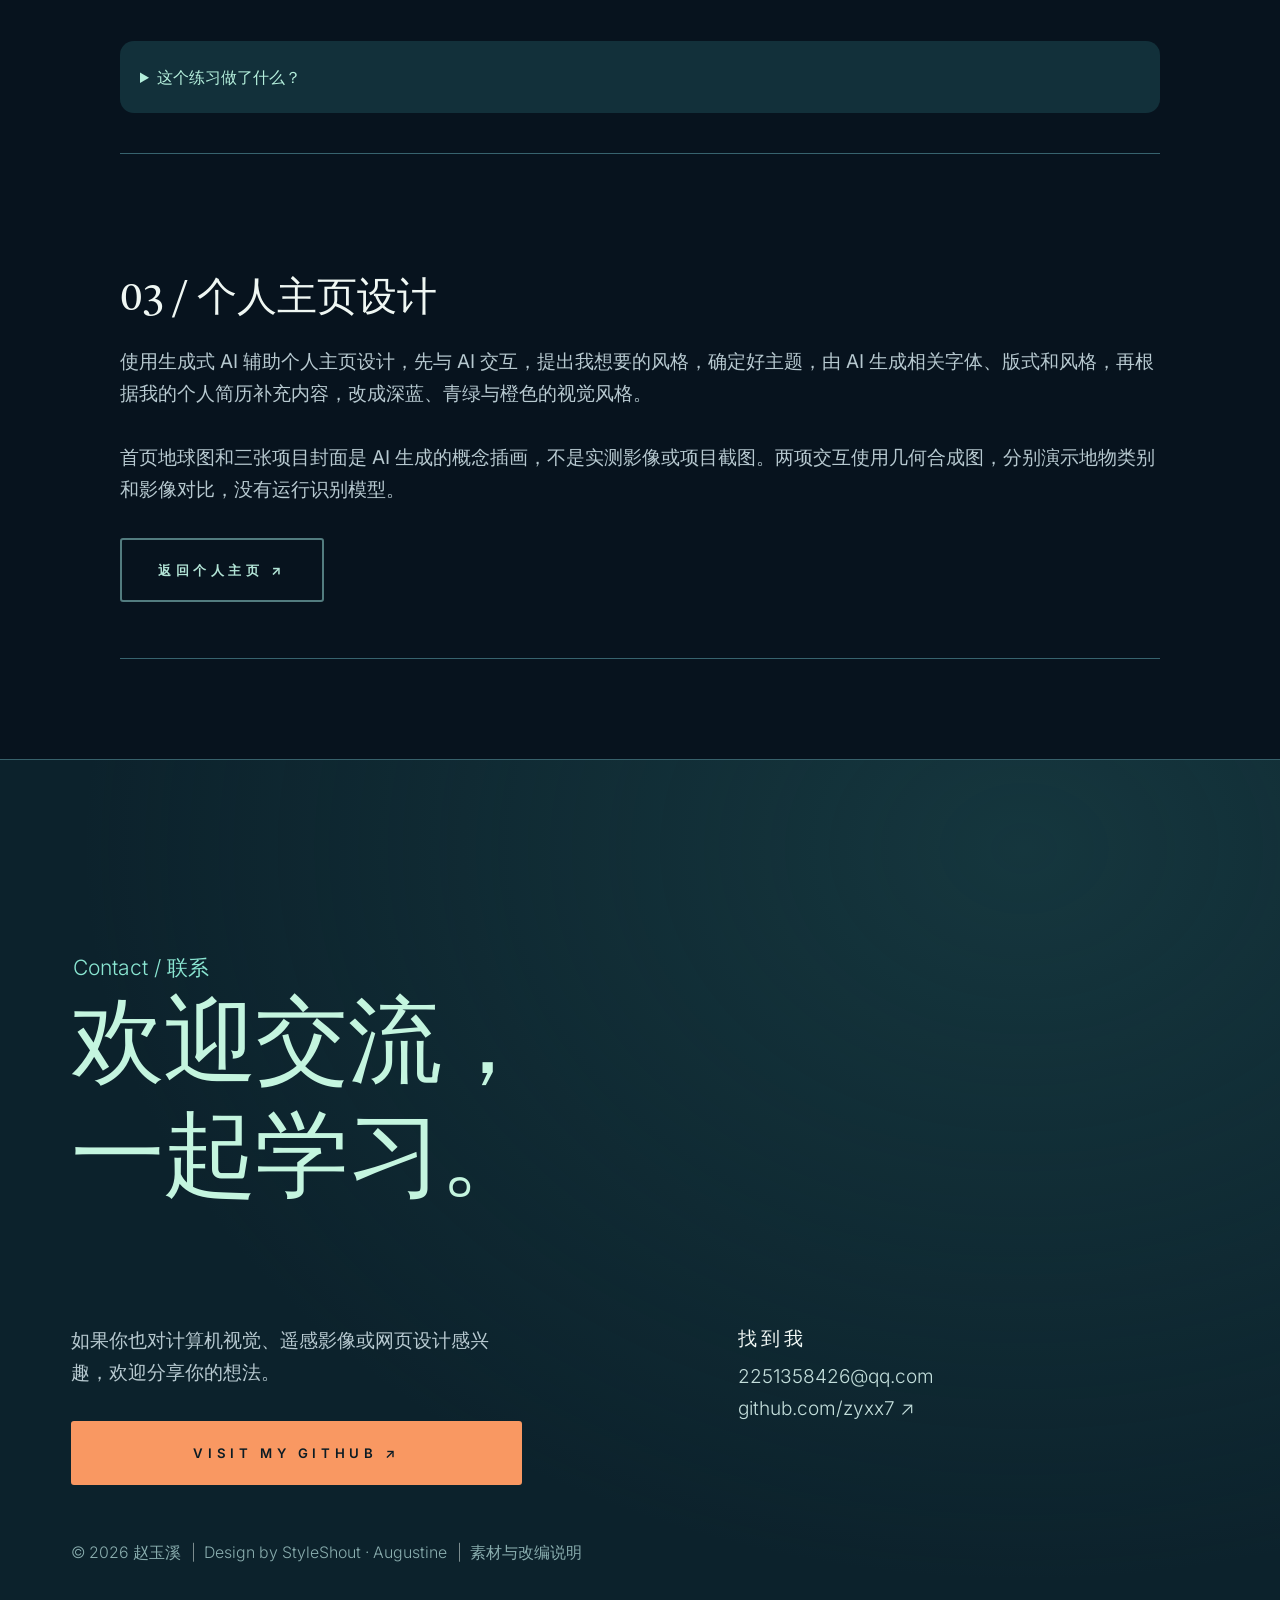
<file: practice.html>
<!DOCTYPE html>

<!-- Augustine by StyleShout. Personalized course adaptation; see LICENSE-template.txt. -->
<html class="no-js" lang="zh-CN"><head><meta charset="utf-8"/><meta content="width=device-width, initial-scale=1" name="viewport"/>
<title>课程练习 · 赵玉溪</title><meta content="赵玉溪的个人主页，记录计算机视觉、遥感影像分析与课程实践。" name="description"/>
<link href="favicon.svg" rel="icon" type="image/svg+xml"/><link href="css/vendor.css" rel="stylesheet"/><link href="css/styles.css" rel="stylesheet"/><link href="css/personal.css" rel="stylesheet"/><link href="css/visual.css" rel="stylesheet"/></head>
<body class="practice-page" id="top"><a class="skip-link" href="#main-content">跳到正文</a>
<div class="s-pagewrap" id="page"><header class="s-header" id="masthead"><div class="s-header__block"><div class="s-header__branding"><p class="site-title"><a href="index.html" rel="home">Yuxi.</a></p></div>
<a aria-controls="site-navigation" aria-expanded="false" aria-label="打开导航" class="s-header__menu-toggle" href="#site-navigation" role="button"><span>菜单</span></a></div>
<div class="row s-header__nav-wrap" id="site-navigation"><nav aria-label="主导航" class="s-header__nav"><ul><li><a class="" href="index.html#intro">首页</a></li><li><a class="" href="index.html#about">关于</a></li><li><a class="" href="index.html#works">项目</a></li><li><a class="" href="index.html#practice">练习</a></li><li><a class="" href="index.html#colophon">联系</a></li></ul></nav>
<ul class="s-header__social"><li><a aria-label="GitHub 账号 zyxx7" href="https://github.com/zyxx7"><svg height="24" style="fill: rgba(0, 0, 0, 1);transform: ;msFilter:;" viewbox="0 0 24 24" width="24" xmlns="http://www.w3.org/2000/svg"><path clip-rule="evenodd" d="M12.026 2c-5.509 0-9.974 4.465-9.974 9.974 0 4.406 2.857 8.145 6.821 9.465.499.09.679-.217.679-.481 0-.237-.008-.865-.011-1.696-2.775.602-3.361-1.338-3.361-1.338-.452-1.152-1.107-1.459-1.107-1.459-.905-.619.069-.605.069-.605 1.002.07 1.527 1.028 1.527 1.028.89 1.524 2.336 1.084 2.902.829.091-.645.351-1.085.635-1.334-2.214-.251-4.542-1.107-4.542-4.93 0-1.087.389-1.979 1.024-2.675-.101-.253-.446-1.268.099-2.64 0 0 .837-.269 2.742 1.021a9.582 9.582 0 0 1 2.496-.336 9.554 9.554 0 0 1 2.496.336c1.906-1.291 2.742-1.021 2.742-1.021.545 1.372.203 2.387.099 2.64.64.696 1.024 1.587 1.024 2.675 0 3.833-2.33 4.675-4.552 4.922.355.308.675.916.675 1.846 0 1.334-.012 2.41-.012 2.737 0 .267.178.577.687.479C19.146 20.115 22 16.379 22 11.974 22 6.465 17.535 2 12.026 2z" fill-rule="evenodd"></path></svg>
</a></li></ul></div></header><main class="practice-main" id="main-content"><div class="row"><div class="column lg-12"><h1 class="text-huge-title">两个小练习，<br/>一次网页实践。</h1><p class="attention-getter">遥感影像分析概念演示</p><p>以下场景由几何图形合成，用于展示概念和网页交互。没有运行识别模型，类别图并非预测结果。</p>
<section class="practice-block" id="segmentation"><h2>01 / 地物类别可视化</h2><p>选择影像或标签，查看同一场景的两种表达。</p><div class="demo-actions"><button aria-pressed="true" class="btn btn--primary" data-mode="scene" type="button">合成影像</button><button aria-pressed="false" class="btn btn--stroke" data-mode="labels" type="button">类别标签</button></div><img alt="用于语义分割概念演示的合成影像" class="demo-image" id="segment-image" src="images/scene.svg"/><ul class="legend"><li><i style="background:#68b4ce"></i>水体</li><li><i style="background:#aecb6e"></i>植被</li><li><i style="background:#e99873"></i>建筑</li><li><i style="background:#e2c866"></i>道路</li></ul><details><summary>这个练习说明什么？</summary><p>语义分割（Semantic Segmentation）为每个像素分配一个类别。此处只演示标签的表达方式，不包含图像识别算法或精度评价。</p></details></section>
<section class="practice-block" id="change"><h2>02 / 两期影像对比</h2><p>右下方人为增加了一组建筑。拖动滑块，对照同一位置的差异。</p><div class="comparison" id="comparison" style="--split:50%"><img alt="变化前的合成场景" src="images/scene.svg"/><img alt="变化后右下方增加建筑" class="after-image" src="images/after.svg"/><span aria-hidden="true" class="divider"></span></div><label for="compare-range">变化后影像显示比例：<output for="compare-range" id="compare-output">50%</output></label><input id="compare-range" max="100" min="0" type="range" value="50"/><details><summary>这个练习做了什么？</summary><p>两幅同尺寸图像叠放，脚本将滑块数值写入 CSS 变量，通过裁剪控制上层影像的显示比例。滑块支持键盘方向键、Home 与 End。</p></details></section>
<section class="practice-block" id="website"><h2>03 / 个人主页设计</h2><p>使用生成式 AI 辅助个人主页设计，先与 AI 交互，提出我想要的风格，确定好主题，由 AI 生成相关字体、版式和风格，再根据我的个人简历补充内容，改成深蓝、青绿与橙色的视觉风格。</p><p>首页地球图和三张项目封面是 AI 生成的概念插画，不是实测影像或项目截图。两项交互使用几何合成图，分别演示地物类别和影像对比，没有运行识别模型。</p><a class="btn btn--stroke" href="index.html#practice">返回个人主页 ↗</a></section></div></div></main><footer class="s-footer" id="colophon"><div class="row s-footer__contact-header"><div class="column lg-12"><h2 class="text-pretitle">Contact / 联系</h2><p class="text-huge-title">欢迎交流，<br/>一起学习。</p></div></div>
<div class="row s-footer__contact-content"><div class="column lg-5 md-6 stack-on-900 left-block"><p>如果你也对计算机视觉、遥感影像或网页设计感兴趣，欢迎分享你的想法。</p><div class="s-footer__buttons"><a class="btn btn--primary u-fullwidth" href="https://github.com/zyxx7">Visit my GitHub ↗</a></div></div>
<div class="column lg-4 md-5 stack-on-900 right-block"><div class="s-footer__contact-info"><h2 class="text-subtitle">找到我</h2><ul class="link-list"><li><a href="mailto:2251358426@qq.com">2251358426@qq.com</a></li><li><a href="https://github.com/zyxx7">github.com/zyxx7 ↗</a></li></ul></div></div></div>
<div class="row s-footer__bottom"><div class="column ss-copyright"><span>© 2026 赵玉溪</span><span>Design by <a href="https://www.styleshout.com/">StyleShout</a> · Augustine</span><span><a href="SOURCES.md">素材与改编说明</a></span></div><div class="ss-go-top"><a href="#top" title="回到顶部">↑</a></div></div></footer></div><script src="js/personal.js"></script><script src="js/visual.js"></script></body></html>
</file>
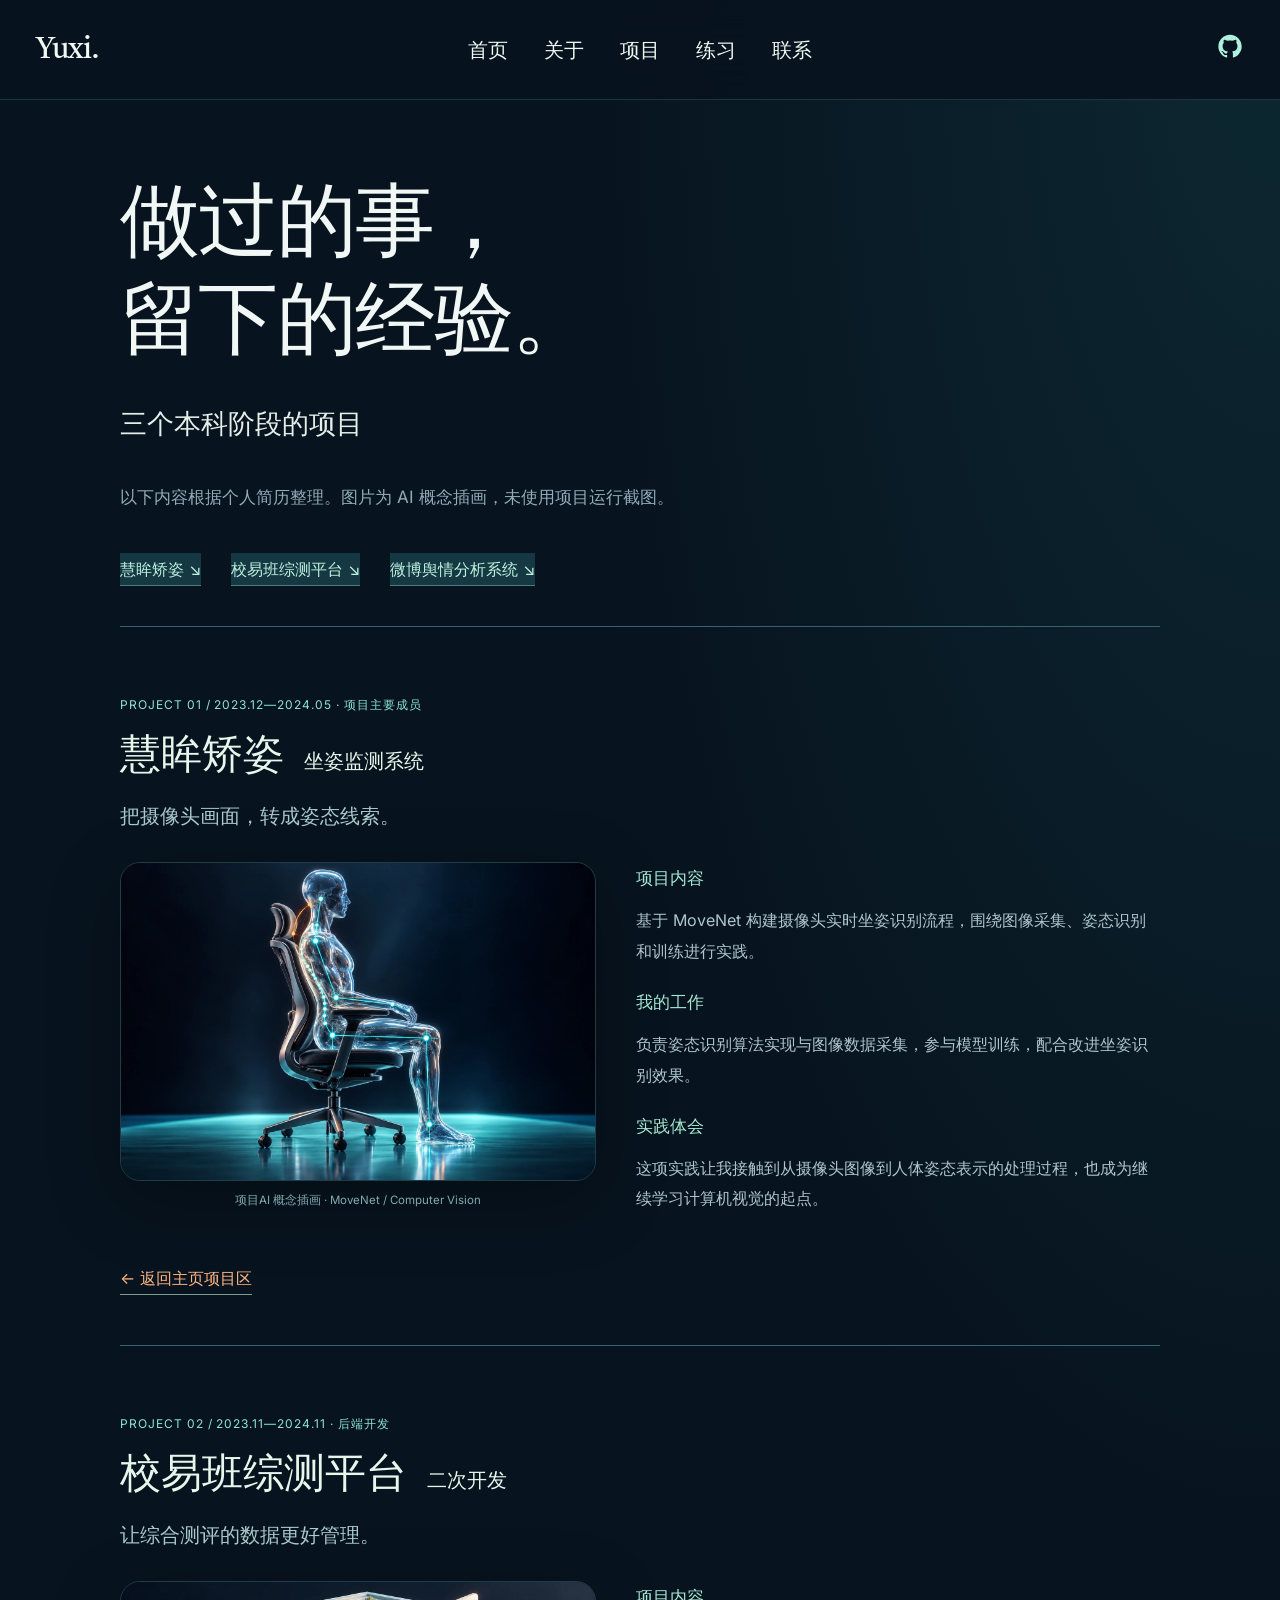
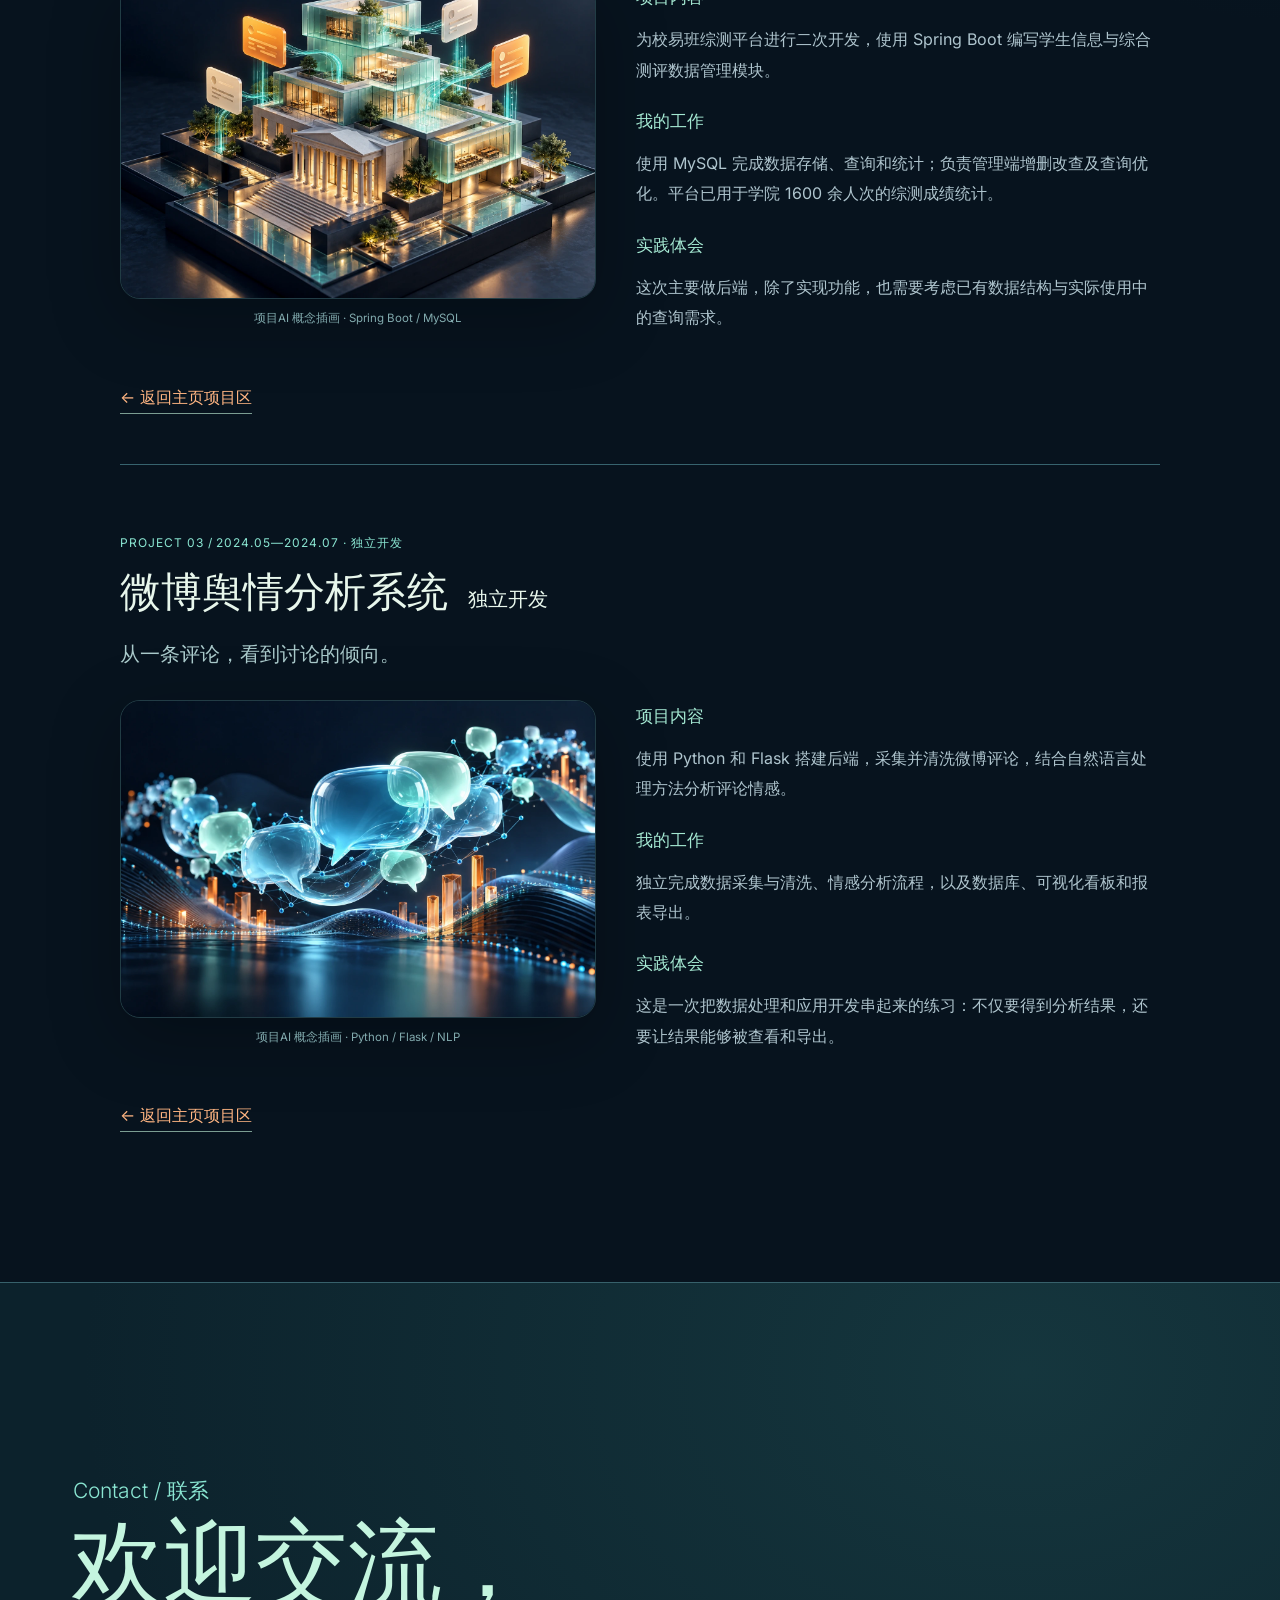
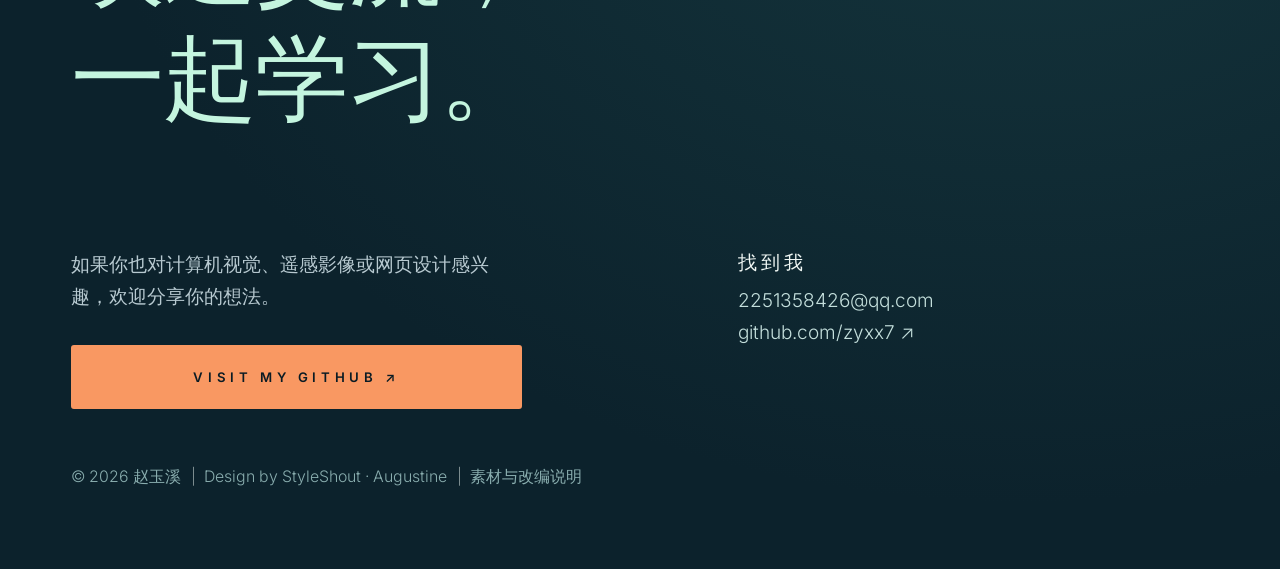
<file: projects.html>
<!DOCTYPE html>

<!-- Augustine by StyleShout. Personalized course adaptation; see LICENSE-template.txt. -->
<html class="no-js" lang="zh-CN"><head><meta charset="utf-8"/><meta content="width=device-width, initial-scale=1" name="viewport"/>
<title>项目经历 · 赵玉溪</title><meta content="赵玉溪的个人主页，记录计算机视觉、遥感影像分析与课程实践。" name="description"/>
<link href="favicon.svg" rel="icon" type="image/svg+xml"/><link href="css/vendor.css" rel="stylesheet"/><link href="css/styles.css" rel="stylesheet"/><link href="css/personal.css" rel="stylesheet"/><link href="css/visual.css" rel="stylesheet"/></head>
<body class="practice-page" id="top"><a class="skip-link" href="#main-content">跳到正文</a>
<div class="s-pagewrap" id="page"><header class="s-header" id="masthead"><div class="s-header__block"><div class="s-header__branding"><p class="site-title"><a href="index.html" rel="home">Yuxi.</a></p></div>
<a aria-controls="site-navigation" aria-expanded="false" aria-label="打开导航" class="s-header__menu-toggle" href="#site-navigation" role="button"><span>菜单</span></a></div>
<div class="row s-header__nav-wrap" id="site-navigation"><nav aria-label="主导航" class="s-header__nav"><ul><li><a class="" href="index.html#intro">首页</a></li><li><a class="" href="index.html#about">关于</a></li><li><a class="" href="index.html#works">项目</a></li><li><a class="" href="index.html#practice">练习</a></li><li><a class="" href="index.html#colophon">联系</a></li></ul></nav>
<ul class="s-header__social"><li><a aria-label="GitHub 账号 zyxx7" href="https://github.com/zyxx7"><svg height="24" style="fill: rgba(0, 0, 0, 1);transform: ;msFilter:;" viewbox="0 0 24 24" width="24" xmlns="http://www.w3.org/2000/svg"><path clip-rule="evenodd" d="M12.026 2c-5.509 0-9.974 4.465-9.974 9.974 0 4.406 2.857 8.145 6.821 9.465.499.09.679-.217.679-.481 0-.237-.008-.865-.011-1.696-2.775.602-3.361-1.338-3.361-1.338-.452-1.152-1.107-1.459-1.107-1.459-.905-.619.069-.605.069-.605 1.002.07 1.527 1.028 1.527 1.028.89 1.524 2.336 1.084 2.902.829.091-.645.351-1.085.635-1.334-2.214-.251-4.542-1.107-4.542-4.93 0-1.087.389-1.979 1.024-2.675-.101-.253-.446-1.268.099-2.64 0 0 .837-.269 2.742 1.021a9.582 9.582 0 0 1 2.496-.336 9.554 9.554 0 0 1 2.496.336c1.906-1.291 2.742-1.021 2.742-1.021.545 1.372.203 2.387.099 2.64.64.696 1.024 1.587 1.024 2.675 0 3.833-2.33 4.675-4.552 4.922.355.308.675.916.675 1.846 0 1.334-.012 2.41-.012 2.737 0 .267.178.577.687.479C19.146 20.115 22 16.379 22 11.974 22 6.465 17.535 2 12.026 2z" fill-rule="evenodd"></path></svg>
</a></li></ul></div></header><main class="practice-main projects-main" id="main-content"><div class="row"><div class="column lg-12"><h1 class="text-huge-title">做过的事，<br/>留下的经验。</h1><p class="attention-getter">三个本科阶段的项目</p><p class="section-note">以下内容根据个人简历整理。图片为 AI 概念插画，未使用项目运行截图。</p><div class="project-directory"><a href="#posture">慧眸矫姿 ↘</a><a href="#campus">校易班综测平台 ↘</a><a href="#sentiment">微博舆情分析系统 ↘</a></div><section class="project-detail" id="posture"><div class="detail-heading"><span class="eyebrow">PROJECT 01 / 2023.12—2024.05 · 项目主要成员</span><h2>慧眸矫姿<span>坐姿监测系统</span></h2><p class="detail-lead">把摄像头画面，转成姿态线索。</p></div><div class="detail-grid"><figure><img alt="坐姿识别主题概念插画" height="640" src="images/posture-cover.webp" width="960"/><figcaption>项目AI 概念插画 · MoveNet / Computer Vision</figcaption></figure><div class="detail-copy"><h3>项目内容</h3><p>基于 MoveNet 构建摄像头实时坐姿识别流程，围绕图像采集、姿态识别和训练进行实践。</p><h3>我的工作</h3><p>负责姿态识别算法实现与图像数据采集，参与模型训练，配合改进坐姿识别效果。</p><h3>实践体会</h3><p>这项实践让我接触到从摄像头图像到人体姿态表示的处理过程，也成为继续学习计算机视觉的起点。</p></div></div><a class="detail-back" href="index.html#works">← 返回主页项目区</a></section><section class="project-detail" id="campus"><div class="detail-heading"><span class="eyebrow">PROJECT 02 / 2023.11—2024.11 · 后端开发</span><h2>校易班综测平台<span>二次开发</span></h2><p class="detail-lead">让综合测评的数据更好管理。</p></div><div class="detail-grid"><figure><img alt="校园数据管理主题概念插画" height="640" src="images/campus-cover.webp" width="960"/><figcaption>项目AI 概念插画 · Spring Boot / MySQL</figcaption></figure><div class="detail-copy"><h3>项目内容</h3><p>为校易班综测平台进行二次开发，使用 Spring Boot 编写学生信息与综合测评数据管理模块。</p><h3>我的工作</h3><p>使用 MySQL 完成数据存储、查询和统计；负责管理端增删改查及查询优化。平台已用于学院 1600 余人次的综测成绩统计。</p><h3>实践体会</h3><p>这次主要做后端，除了实现功能，也需要考虑已有数据结构与实际使用中的查询需求。</p></div></div><a class="detail-back" href="index.html#works">← 返回主页项目区</a></section><section class="project-detail" id="sentiment"><div class="detail-heading"><span class="eyebrow">PROJECT 03 / 2024.05—2024.07 · 独立开发</span><h2>微博舆情分析系统<span>独立开发</span></h2><p class="detail-lead">从一条评论，看到讨论的倾向。</p></div><div class="detail-grid"><figure><img alt="评论与数据分析主题概念插画" height="640" src="images/sentiment-cover.webp" width="960"/><figcaption>项目AI 概念插画 · Python / Flask / NLP</figcaption></figure><div class="detail-copy"><h3>项目内容</h3><p>使用 Python 和 Flask 搭建后端，采集并清洗微博评论，结合自然语言处理方法分析评论情感。</p><h3>我的工作</h3><p>独立完成数据采集与清洗、情感分析流程，以及数据库、可视化看板和报表导出。</p><h3>实践体会</h3><p>这是一次把数据处理和应用开发串起来的练习：不仅要得到分析结果，还要让结果能够被查看和导出。</p></div></div><a class="detail-back" href="index.html#works">← 返回主页项目区</a></section></div></div></main><footer class="s-footer" id="colophon"><div class="row s-footer__contact-header"><div class="column lg-12"><h2 class="text-pretitle">Contact / 联系</h2><p class="text-huge-title">欢迎交流，<br/>一起学习。</p></div></div>
<div class="row s-footer__contact-content"><div class="column lg-5 md-6 stack-on-900 left-block"><p>如果你也对计算机视觉、遥感影像或网页设计感兴趣，欢迎分享你的想法。</p><div class="s-footer__buttons"><a class="btn btn--primary u-fullwidth" href="https://github.com/zyxx7">Visit my GitHub ↗</a></div></div>
<div class="column lg-4 md-5 stack-on-900 right-block"><div class="s-footer__contact-info"><h2 class="text-subtitle">找到我</h2><ul class="link-list"><li><a href="mailto:2251358426@qq.com">2251358426@qq.com</a></li><li><a href="https://github.com/zyxx7">github.com/zyxx7 ↗</a></li></ul></div></div></div>
<div class="row s-footer__bottom"><div class="column ss-copyright"><span>© 2026 赵玉溪</span><span>Design by <a href="https://www.styleshout.com/">StyleShout</a> · Augustine</span><span><a href="SOURCES.md">素材与改编说明</a></span></div><div class="ss-go-top"><a href="#top" title="回到顶部">↑</a></div></div></footer></div><script src="js/personal.js"></script><script src="js/visual.js"></script></body></html>
</file>
<file: css/vendor.css>
/* ===================================================================
 * Augustine Third-party Stylesheets
 * Template Ver. 1.0.0
 * 03-16-2022
 * -------------------------------------------------------------------
 *
 * TOC:
 * # PrismJS 
 * # Swiper
 * # PhotoSwipe Main CSS
 * # PhotoSwipe Skin
 *
 * ------------------------------------------------------------------- */


/* ===================================================================
 * # PrismJS 1.20.0
 *   https://prismjs.com/download.html#themes=prism-okaidia&languages=markup+css+clike+javascript+markup-templating+php 
 *   
 *   okaidia theme for JavaScript, CSS and HTML
 *   Loosely based on Monokai textmate theme by http://www.monokai.nl/
 *   @author ocodia
 * ------------------------------------------------------------------- */
code[class*="language-"],
pre[class*="language-"] {
    color           : #f8f8f2;
    background      : none;
    text-shadow     : 0 1px rgba(0, 0, 0, 0.3);
    font-family     : var(--font-mono);
    font-size       : calc(var(--text-size) * 0.9444);
    text-align      : left;
    white-space     : pre;
    word-spacing    : normal;
    word-break      : normal;
    word-wrap       : normal;
    line-height     : var(--vspace-1);
    -moz-tab-size   : 4;
    -o-tab-size     : 4;
    tab-size        : 4;
    -webkit-hyphens : none;
    -moz-hyphens    : none;
    -ms-hyphens     : none;
    hyphens         : none;
}

/* Code blocks */
pre[class*="language-"] {
    padding  : var(--vspace-0_5) 0 var(--vspace-1);
    margin   : var(--vspace-1) 0;
    overflow : auto;
}

:not(pre)>code[class*="language-"],
pre[class*="language-"] {
    background : #272822;
}

/* Inline code */
:not(pre)>code[class*="language-"] {
    padding     : .1em;
    white-space : normal;
}

.token.comment,
.token.prolog,
.token.doctype,
.token.cdata {
    color : slategray;
}

.token.punctuation {
    color : #f8f8f2;
}

.token.namespace {
    opacity : .7;
}

.token.property,
.token.tag,
.token.constant,
.token.symbol,
.token.deleted {
    color : #f92672;
}

.token.boolean,
.token.number {
    color : #ae81ff;
}

.token.selector,
.token.attr-name,
.token.string,
.token.char,
.token.builtin,
.token.inserted {
    color : #a6e22e;
}

.token.operator,
.token.entity,
.token.url,
.language-css .token.string,
.style .token.string,
.token.variable {
    color : #f8f8f2;
}

.token.atrule,
.token.attr-value,
.token.function,
.token.class-name {
    color : #e6db74;
}

.token.keyword {
    color : #66d9ef;
}

.token.regex,
.token.important {
    color : #fd971f;
}

.token.important,
.token.bold {
    font-weight : bold;
}

.token.italic {
    font-style : italic;
}

.token.entity {
    cursor : help;
}



/* ===================================================================
 * # Swiper 8.0.6
 * Most modern mobile touch slider and framework with hardware accelerated transitions
 * https://swiperjs.com
 *
 * Copyright 2014-2022 Vladimir Kharlampidi
 *
 * Released under the MIT License
 *
 * Released on: February 14, 2022
 * ------------------------------------------------------------------- */
@font-face {
    font-family : 'swiper-icons';
    src         : url("data:application/font-woff;charset=utf-8;base64, [base64]//wADZ2x5ZgAAAywAAADMAAAD2MHtryVoZWFkAAABbAAAADAAAAA2E2+eoWhoZWEAAAGcAAAAHwAAACQC9gDzaG10eAAAAigAAAAZAAAArgJkABFsb2NhAAAC0AAAAFoAAABaFQAUGG1heHAAAAG8AAAAHwAAACAAcABAbmFtZQAAA/gAAAE5AAACXvFdBwlwb3N0AAAFNAAAAGIAAACE5s74hXjaY2BkYGAAYpf5Hu/j+W2+MnAzMYDAzaX6QjD6/4//Bxj5GA8AuRwMYGkAPywL13jaY2BkYGA88P8Agx4j+/8fQDYfA1AEBWgDAIB2BOoAeNpjYGRgYNBh4GdgYgABEMnIABJzYNADCQAACWgAsQB42mNgYfzCOIGBlYGB0YcxjYGBwR1Kf2WQZGhhYGBiYGVmgAFGBiQQkOaawtDAoMBQxXjg/wEGPcYDDA4wNUA2CCgwsAAAO4EL6gAAeNpj2M0gyAACqxgGNWBkZ2D4/wMA+xkDdgAAAHjaY2BgYGaAYBkGRgYQiAHyGMF8FgYHIM3DwMHABGQrMOgyWDLEM1T9/w8UBfEMgLzE////P/5//f/V/xv+r4eaAAeMbAxwIUYmIMHEgKYAYjUcsDAwsLKxc3BycfPw8jEQA/[base64]/uznmfPFBNODM2K7MTQ45YEAZqGP81AmGGcF3iPqOop0r1SPTaTbVkfUe4HXj97wYE+yNwWYxwWu4v1ugWHgo3S1XdZEVqWM7ET0cfnLGxWfkgR42o2PvWrDMBSFj/IHLaF0zKjRgdiVMwScNRAoWUoH78Y2icB/yIY09An6AH2Bdu/UB+yxopYshQiEvnvu0dURgDt8QeC8PDw7Fpji3fEA4z/PEJ6YOB5hKh4dj3EvXhxPqH/SKUY3rJ7srZ4FZnh1PMAtPhwP6fl2PMJMPDgeQ4rY8YT6Gzao0eAEA409DuggmTnFnOcSCiEiLMgxCiTI6Cq5DZUd3Qmp10vO0LaLTd2cjN4fOumlc7lUYbSQcZFkutRG7g6JKZKy0RmdLY680CDnEJ+UMkpFFe1RN7nxdVpXrC4aTtnaurOnYercZg2YVmLN/d/gczfEimrE/fs/bOuq29Zmn8tloORaXgZgGa78yO9/cnXm2BpaGvq25Dv9S4E9+5SIc9PqupJKhYFSSl47+Qcr1mYNAAAAeNptw0cKwkAAAMDZJA8Q7OUJvkLsPfZ6zFVERPy8qHh2YER+3i/BP83vIBLLySsoKimrqKqpa2hp6+jq6RsYGhmbmJqZSy0sraxtbO3sHRydnEMU4uR6yx7JJXveP7WrDycAAAAAAAH//wACeNpjYGRgYOABYhkgZgJCZgZNBkYGLQZtIJsFLMYAAAw3ALgAeNolizEKgDAQBCchRbC2sFER0YD6qVQiBCv/H9ezGI6Z5XBAw8CBK/m5iQQVauVbXLnOrMZv2oLdKFa8Pjuru2hJzGabmOSLzNMzvutpB3N42mNgZGBg4GKQYzBhYMxJLMlj4GBgAYow/P/PAJJhLM6sSoWKfWCAAwDAjgbRAAB42mNgYGBkAIIbCZo5IPrmUn0hGA0AO8EFTQAA");
    font-weight : 400;
    font-style  : normal;
}

:root {
    --swiper-theme-color : #007aff;
}

.swiper {
    margin-left  : auto;
    margin-right : auto;
    position     : relative;
    overflow     : hidden;
    list-style   : none;
    padding      : 0;
    /* Fix of Webkit flickering */
    z-index      : 1;
}

.swiper-vertical>.swiper-wrapper {
    flex-direction : column;
}

.swiper-wrapper {
    position            : relative;
    width               : 100%;
    height              : 100%;
    z-index             : 1;
    display             : flex;
    transition-property : transform;
    box-sizing          : content-box;
}

.swiper-android .swiper-slide,
.swiper-wrapper {
    transform : translate3d(0px, 0, 0);
}

.swiper-pointer-events {
    touch-action : pan-y;
}

.swiper-pointer-events.swiper-vertical {
    touch-action : pan-x;
}

.swiper-slide {
    flex-shrink         : 0;
    width               : 100%;
    height              : 100%;
    position            : relative;
    transition-property : transform;
}

.swiper-slide-invisible-blank {
    visibility : hidden;
}

/* Auto Height */
.swiper-autoheight,
.swiper-autoheight .swiper-slide {
    height : auto;
}

.swiper-autoheight .swiper-wrapper {
    align-items         : flex-start;
    transition-property : transform, height;
}

.swiper-backface-hidden .swiper-slide {
    transform                   : translateZ(0);
    -webkit-backface-visibility : hidden;
    backface-visibility         : hidden;
}

/* 3D Effects */
.swiper-3d,
.swiper-3d.swiper-css-mode .swiper-wrapper {
    perspective : 1200px;
}

.swiper-3d .swiper-wrapper,
.swiper-3d .swiper-slide,
.swiper-3d .swiper-slide-shadow,
.swiper-3d .swiper-slide-shadow-left,
.swiper-3d .swiper-slide-shadow-right,
.swiper-3d .swiper-slide-shadow-top,
.swiper-3d .swiper-slide-shadow-bottom,
.swiper-3d .swiper-cube-shadow {
    transform-style : preserve-3d;
}

.swiper-3d .swiper-slide-shadow,
.swiper-3d .swiper-slide-shadow-left,
.swiper-3d .swiper-slide-shadow-right,
.swiper-3d .swiper-slide-shadow-top,
.swiper-3d .swiper-slide-shadow-bottom {
    position       : absolute;
    left           : 0;
    top            : 0;
    width          : 100%;
    height         : 100%;
    pointer-events : none;
    z-index        : 10;
}

.swiper-3d .swiper-slide-shadow {
    background : rgba(0, 0, 0, 0.15);
}

.swiper-3d .swiper-slide-shadow-left {
    background-image : linear-gradient(to left, rgba(0, 0, 0, 0.5), rgba(0, 0, 0, 0));
}

.swiper-3d .swiper-slide-shadow-right {
    background-image : linear-gradient(to right, rgba(0, 0, 0, 0.5), rgba(0, 0, 0, 0));
}

.swiper-3d .swiper-slide-shadow-top {
    background-image : linear-gradient(to top, rgba(0, 0, 0, 0.5), rgba(0, 0, 0, 0));
}

.swiper-3d .swiper-slide-shadow-bottom {
    background-image : linear-gradient(to bottom, rgba(0, 0, 0, 0.5), rgba(0, 0, 0, 0));
}

/* CSS Mode */
.swiper-css-mode>.swiper-wrapper {
    overflow           : auto;
    scrollbar-width    : none;
    /* For Firefox */
    -ms-overflow-style : none;
    /* For Internet Explorer and Edge */
}

.swiper-css-mode>.swiper-wrapper::-webkit-scrollbar {
    display : none;
}

.swiper-css-mode>.swiper-wrapper>.swiper-slide {
    scroll-snap-align : start start;
}

.swiper-horizontal.swiper-css-mode>.swiper-wrapper {
    scroll-snap-type : x mandatory;
}

.swiper-vertical.swiper-css-mode>.swiper-wrapper {
    scroll-snap-type : y mandatory;
}

.swiper-centered>.swiper-wrapper::before {
    content     : '';
    flex-shrink : 0;
    order       : 9999;
}

.swiper-centered.swiper-horizontal>.swiper-wrapper>.swiper-slide:first-child {
    margin-inline-start : var(--swiper-centered-offset-before);
}

.swiper-centered.swiper-horizontal>.swiper-wrapper::before {
    height     : 100%;
    min-height : 1px;
    width      : var(--swiper-centered-offset-after);
}

.swiper-centered.swiper-vertical>.swiper-wrapper>.swiper-slide:first-child {
    margin-block-start : var(--swiper-centered-offset-before);
}

.swiper-centered.swiper-vertical>.swiper-wrapper::before {
    width     : 100%;
    min-width : 1px;
    height    : var(--swiper-centered-offset-after);
}

.swiper-centered>.swiper-wrapper>.swiper-slide {
    scroll-snap-align : center center;
}

.swiper-virtual .swiper-slide {
    -webkit-backface-visibility : hidden;
    transform                   : translateZ(0);
}

.swiper-virtual.swiper-css-mode .swiper-wrapper::after {
    content        : '';
    position       : absolute;
    left           : 0;
    top            : 0;
    pointer-events : none;
}

.swiper-virtual.swiper-css-mode.swiper-horizontal .swiper-wrapper::after {
    height : 1px;
    width  : var(--swiper-virtual-size);
}

.swiper-virtual.swiper-css-mode.swiper-vertical .swiper-wrapper::after {
    width  : 1px;
    height : var(--swiper-virtual-size);
}

:root {
    --swiper-navigation-size  : 44px;
    /*
  --swiper-navigation-color   : var(--swiper-theme-color);
  */
}

.swiper-button-prev,
.swiper-button-next {
    position        : absolute;
    top             : 50%;
    width           : calc(var(--swiper-navigation-size) / 44 * 27);
    height          : var(--swiper-navigation-size);
    margin-top      : calc(0px - (var(--swiper-navigation-size) / 2));
    z-index         : 10;
    cursor          : pointer;
    display         : flex;
    align-items     : center;
    justify-content : center;
    color           : var(--swiper-navigation-color, var(--swiper-theme-color));
}

.swiper-button-prev.swiper-button-disabled,
.swiper-button-next.swiper-button-disabled {
    opacity        : 0.35;
    cursor         : auto;
    pointer-events : none;
}

.swiper-button-prev:after,
.swiper-button-next:after {
    font-family    : swiper-icons;
    font-size      : var(--swiper-navigation-size);
    text-transform : none !important;
    letter-spacing : 0;
    text-transform : none;
    font-variant   : initial;
    line-height    : 1;
}

.swiper-button-prev,
.swiper-rtl .swiper-button-next {
    left  : 10px;
    right : auto;
}

.swiper-button-prev:after,
.swiper-rtl .swiper-button-next:after {
    content : 'prev';
}

.swiper-button-next,
.swiper-rtl .swiper-button-prev {
    right : 10px;
    left  : auto;
}

.swiper-button-next:after,
.swiper-rtl .swiper-button-prev:after {
    content : 'next';
}

.swiper-button-lock {
    display : none;
}

:root {
    /*
  --swiper-pagination-color: var(--swiper-theme-color);
  --swiper-pagination-bullet-size: 8px;
  --swiper-pagination-bullet-width: 8px;
  --swiper-pagination-bullet-height: 8px;
  --swiper-pagination-bullet-inactive-color: #000;
  --swiper-pagination-bullet-inactive-opacity: 0.2;
  --swiper-pagination-bullet-opacity: 1;
  --swiper-pagination-bullet-horizontal-gap: 4px;
  --swiper-pagination-bullet-vertical-gap: 6px;
  */
}

.swiper-pagination {
    position   : absolute;
    text-align : center;
    transition : 300ms opacity;
    transform  : translate3d(0, 0, 0);
    z-index    : 10;
}

.swiper-pagination.swiper-pagination-hidden {
    opacity : 0;
}

/* Common Styles */
.swiper-pagination-fraction,
.swiper-pagination-custom,
.swiper-horizontal>.swiper-pagination-bullets,
.swiper-pagination-bullets.swiper-pagination-horizontal {
    bottom : 10px;
    left   : 0;
    width  : 100%;
}

/* Bullets */
.swiper-pagination-bullets-dynamic {
    overflow  : hidden;
    font-size : 0;
}

.swiper-pagination-bullets-dynamic .swiper-pagination-bullet {
    transform : scale(0.33);
    position  : relative;
}

.swiper-pagination-bullets-dynamic .swiper-pagination-bullet-active {
    transform : scale(1);
}

.swiper-pagination-bullets-dynamic .swiper-pagination-bullet-active-main {
    transform : scale(1);
}

.swiper-pagination-bullets-dynamic .swiper-pagination-bullet-active-prev {
    transform : scale(0.66);
}

.swiper-pagination-bullets-dynamic .swiper-pagination-bullet-active-prev-prev {
    transform : scale(0.33);
}

.swiper-pagination-bullets-dynamic .swiper-pagination-bullet-active-next {
    transform : scale(0.66);
}

.swiper-pagination-bullets-dynamic .swiper-pagination-bullet-active-next-next {
    transform : scale(0.33);
}

.swiper-pagination-bullet {
    width         : var(--swiper-pagination-bullet-width, var(--swiper-pagination-bullet-size, 8px));
    height        : var(--swiper-pagination-bullet-height, var(--swiper-pagination-bullet-size, 8px));
    display       : inline-block;
    border-radius : 50%;
    background    : var(--swiper-pagination-bullet-inactive-color, #000);
    opacity       : var(--swiper-pagination-bullet-inactive-opacity, 0.2);
}

button.swiper-pagination-bullet {
    border             : none;
    margin             : 0;
    padding            : 0;
    box-shadow         : none;
    -webkit-appearance : none;
    appearance         : none;
}

.swiper-pagination-clickable .swiper-pagination-bullet {
    cursor : pointer;
}

.swiper-pagination-bullet:only-child {
    display : none !important;
}

.swiper-pagination-bullet-active {
    opacity    : var(--swiper-pagination-bullet-opacity, 1);
    background : var(--swiper-pagination-color, var(--swiper-theme-color));
}

.swiper-vertical>.swiper-pagination-bullets,
.swiper-pagination-vertical.swiper-pagination-bullets {
    right     : 10px;
    top       : 50%;
    transform : translate3d(0px, -50%, 0);
}

.swiper-vertical>.swiper-pagination-bullets .swiper-pagination-bullet,
.swiper-pagination-vertical.swiper-pagination-bullets .swiper-pagination-bullet {
    margin  : var(--swiper-pagination-bullet-vertical-gap, 6px) 0;
    display : block;
}

.swiper-vertical>.swiper-pagination-bullets.swiper-pagination-bullets-dynamic,
.swiper-pagination-vertical.swiper-pagination-bullets.swiper-pagination-bullets-dynamic {
    top       : 50%;
    transform : translateY(-50%);
    width     : 8px;
}

.swiper-vertical>.swiper-pagination-bullets.swiper-pagination-bullets-dynamic .swiper-pagination-bullet,
.swiper-pagination-vertical.swiper-pagination-bullets.swiper-pagination-bullets-dynamic .swiper-pagination-bullet {
    display    : inline-block;
    transition : 200ms transform, 200ms top;
}

.swiper-horizontal>.swiper-pagination-bullets .swiper-pagination-bullet,
.swiper-pagination-horizontal.swiper-pagination-bullets .swiper-pagination-bullet {
    margin : 0 var(--swiper-pagination-bullet-horizontal-gap, 4px);
}

.swiper-horizontal>.swiper-pagination-bullets.swiper-pagination-bullets-dynamic,
.swiper-pagination-horizontal.swiper-pagination-bullets.swiper-pagination-bullets-dynamic {
    left        : 50%;
    transform   : translateX(-50%);
    white-space : nowrap;
}

.swiper-horizontal>.swiper-pagination-bullets.swiper-pagination-bullets-dynamic .swiper-pagination-bullet,
.swiper-pagination-horizontal.swiper-pagination-bullets.swiper-pagination-bullets-dynamic .swiper-pagination-bullet {
    transition : 200ms transform, 200ms left;
}

.swiper-horizontal.swiper-rtl>.swiper-pagination-bullets-dynamic .swiper-pagination-bullet {
    transition : 200ms transform, 200ms right;
}

/* Progress */
.swiper-pagination-progressbar {
    background : rgba(0, 0, 0, 0.25);
    position   : absolute;
}

.swiper-pagination-progressbar .swiper-pagination-progressbar-fill {
    background       : var(--swiper-pagination-color, var(--swiper-theme-color));
    position         : absolute;
    left             : 0;
    top              : 0;
    width            : 100%;
    height           : 100%;
    transform        : scale(0);
    transform-origin : left top;
}

.swiper-rtl .swiper-pagination-progressbar .swiper-pagination-progressbar-fill {
    transform-origin : right top;
}

.swiper-horizontal>.swiper-pagination-progressbar,
.swiper-pagination-progressbar.swiper-pagination-horizontal,
.swiper-vertical>.swiper-pagination-progressbar.swiper-pagination-progressbar-opposite,
.swiper-pagination-progressbar.swiper-pagination-vertical.swiper-pagination-progressbar-opposite {
    width  : 100%;
    height : 4px;
    left   : 0;
    top    : 0;
}

.swiper-vertical>.swiper-pagination-progressbar,
.swiper-pagination-progressbar.swiper-pagination-vertical,
.swiper-horizontal>.swiper-pagination-progressbar.swiper-pagination-progressbar-opposite,
.swiper-pagination-progressbar.swiper-pagination-horizontal.swiper-pagination-progressbar-opposite {
    width  : 4px;
    height : 100%;
    left   : 0;
    top    : 0;
}

.swiper-pagination-lock {
    display : none;
}

/* Scrollbar */
.swiper-scrollbar {
    border-radius    : 10px;
    position         : relative;
    -ms-touch-action : none;
    background       : rgba(0, 0, 0, 0.1);
}

.swiper-horizontal>.swiper-scrollbar {
    position : absolute;
    left     : 1%;
    bottom   : 3px;
    z-index  : 50;
    height   : 5px;
    width    : 98%;
}

.swiper-vertical>.swiper-scrollbar {
    position : absolute;
    right    : 3px;
    top      : 1%;
    z-index  : 50;
    width    : 5px;
    height   : 98%;
}

.swiper-scrollbar-drag {
    height        : 100%;
    width         : 100%;
    position      : relative;
    background    : rgba(0, 0, 0, 0.5);
    border-radius : 10px;
    left          : 0;
    top           : 0;
}

.swiper-scrollbar-cursor-drag {
    cursor : move;
}

.swiper-scrollbar-lock {
    display : none;
}

.swiper-zoom-container {
    width           : 100%;
    height          : 100%;
    display         : flex;
    justify-content : center;
    align-items     : center;
    text-align      : center;
}

.swiper-zoom-container>img,
.swiper-zoom-container>svg,
.swiper-zoom-container>canvas {
    max-width  : 100%;
    max-height : 100%;
    object-fit : contain;
}

.swiper-slide-zoomed {
    cursor : move;
}

/* Preloader */
:root {
    /*
  --swiper-preloader-color: var(--swiper-theme-color);
  */
}

.swiper-lazy-preloader {
    width            : 42px;
    height           : 42px;
    position         : absolute;
    left             : 50%;
    top              : 50%;
    margin-left      : -21px;
    margin-top       : -21px;
    z-index          : 10;
    transform-origin : 50%;
    box-sizing       : border-box;
    border           : 4px solid var(--swiper-preloader-color, var(--swiper-theme-color));
    border-radius    : 50%;
    border-top-color : transparent;
}

.swiper-slide-visible .swiper-lazy-preloader {
    animation : swiper-preloader-spin 1s infinite linear;
}

.swiper-lazy-preloader-white {
    --swiper-preloader-color : #fff;
}

.swiper-lazy-preloader-black {
    --swiper-preloader-color : #000;
}

@keyframes swiper-preloader-spin {
    100% {
        transform : rotate(360deg);
    }
}

/* a11y */
.swiper .swiper-notification {
    position       : absolute;
    left           : 0;
    top            : 0;
    pointer-events : none;
    opacity        : 0;
    z-index        : -1000;
}

.swiper-free-mode>.swiper-wrapper {
    transition-timing-function : ease-out;
    margin                     : 0 auto;
}

.swiper-grid>.swiper-wrapper {
    flex-wrap : wrap;
}

.swiper-grid-column>.swiper-wrapper {
    flex-wrap      : wrap;
    flex-direction : column;
}

.swiper-fade.swiper-free-mode .swiper-slide {
    transition-timing-function : ease-out;
}

.swiper-fade .swiper-slide {
    pointer-events      : none;
    transition-property : opacity;
}

.swiper-fade .swiper-slide .swiper-slide {
    pointer-events : none;
}

.swiper-fade .swiper-slide-active,
.swiper-fade .swiper-slide-active .swiper-slide-active {
    pointer-events : auto;
}

.swiper-cube {
    overflow : visible;
}

.swiper-cube .swiper-slide {
    pointer-events              : none;
    -webkit-backface-visibility : hidden;
    backface-visibility         : hidden;
    z-index                     : 1;
    visibility                  : hidden;
    transform-origin            : 0 0;
    width                       : 100%;
    height                      : 100%;
}

.swiper-cube .swiper-slide .swiper-slide {
    pointer-events : none;
}

.swiper-cube.swiper-rtl .swiper-slide {
    transform-origin : 100% 0;
}

.swiper-cube .swiper-slide-active,
.swiper-cube .swiper-slide-active .swiper-slide-active {
    pointer-events : auto;
}

.swiper-cube .swiper-slide-active,
.swiper-cube .swiper-slide-next,
.swiper-cube .swiper-slide-prev,
.swiper-cube .swiper-slide-next+.swiper-slide {
    pointer-events : auto;
    visibility     : visible;
}

.swiper-cube .swiper-slide-shadow-top,
.swiper-cube .swiper-slide-shadow-bottom,
.swiper-cube .swiper-slide-shadow-left,
.swiper-cube .swiper-slide-shadow-right {
    z-index                     : 0;
    -webkit-backface-visibility : hidden;
    backface-visibility         : hidden;
}

.swiper-cube .swiper-cube-shadow {
    position : absolute;
    left     : 0;
    bottom   : 0px;
    width    : 100%;
    height   : 100%;
    opacity  : 0.6;
    z-index  : 0;
}

.swiper-cube .swiper-cube-shadow:before {
    content    : '';
    background : #000;
    position   : absolute;
    left       : 0;
    top        : 0;
    bottom     : 0;
    right      : 0;
    filter     : blur(50px);
}

.swiper-flip {
    overflow : visible;
}

.swiper-flip .swiper-slide {
    pointer-events              : none;
    -webkit-backface-visibility : hidden;
    backface-visibility         : hidden;
    z-index                     : 1;
}

.swiper-flip .swiper-slide .swiper-slide {
    pointer-events : none;
}

.swiper-flip .swiper-slide-active,
.swiper-flip .swiper-slide-active .swiper-slide-active {
    pointer-events : auto;
}

.swiper-flip .swiper-slide-shadow-top,
.swiper-flip .swiper-slide-shadow-bottom,
.swiper-flip .swiper-slide-shadow-left,
.swiper-flip .swiper-slide-shadow-right {
    z-index                     : 0;
    -webkit-backface-visibility : hidden;
    backface-visibility         : hidden;
}

.swiper-creative .swiper-slide {
    -webkit-backface-visibility : hidden;
    backface-visibility         : hidden;
    overflow                    : hidden;
    transition-property         : transform, opacity, height;
}

.swiper-cards {
    overflow : visible;
}

.swiper-cards .swiper-slide {
    transform-origin            : center bottom;
    -webkit-backface-visibility : hidden;
    backface-visibility         : hidden;
    overflow                    : hidden;
}



/* ===================================================================
 * # PhotoSwipe Main CSS by Dmitry Semenov
 *   photoswipe.com | MIT license 
 *
 * ------------------------------------------------------------------- */
/*
    Styles for basic PhotoSwipe functionality (sliding area, open/close transitions)
*/

/* pswp = photoswipe */
.pswp {
    display                     : none;
    position                    : absolute;
    width                       : 100%;
    height                      : 100%;
    left                        : 0;
    top                         : 0;
    overflow                    : hidden;
    -ms-touch-action            : none;
    touch-action                : none;
    z-index                     : 1500;
    -webkit-text-size-adjust    : 100%;
    /* create separate layer, to avoid paint on window.onscroll in webkit/blink */
    -webkit-backface-visibility : hidden;
    outline                     : none;
}

.pswp * {
    -webkit-box-sizing : border-box;
    box-sizing         : border-box;
}

.pswp img {
    max-width : none;
}

/* style is added when JS option showHideOpacity is set to true */
.pswp--animate_opacity {
    /* 0.001, because opacity:0 doesn't trigger Paint action, which causes lag at start of transition */
    opacity            : 0.001;
    will-change        : opacity;
    /* for open/close transition */
    -webkit-transition : opacity 333ms cubic-bezier(0.4, 0, 0.22, 1);
    transition         : opacity 333ms cubic-bezier(0.4, 0, 0.22, 1);
}

.pswp--open {
    display : block;
}

.pswp--zoom-allowed .pswp__img {
    /* autoprefixer: off */
    cursor : -webkit-zoom-in;
    cursor : -moz-zoom-in;
    cursor : zoom-in;
}

.pswp--zoomed-in .pswp__img {
    /* autoprefixer: off */
    cursor : -webkit-grab;
    cursor : -moz-grab;
    cursor : grab;
}

.pswp--dragging .pswp__img {
    /* autoprefixer: off */
    cursor : -webkit-grabbing;
    cursor : -moz-grabbing;
    cursor : grabbing;
}

/*
	Background is added as a separate element.
	As animating opacity is much faster than animating rgba() background-color.
*/
.pswp__bg {
    position                    : absolute;
    left                        : 0;
    top                         : 0;
    width                       : 100%;
    height                      : 100%;
    background                  : #000;
    opacity                     : 0;
    -webkit-transform           : translateZ(0);
    transform                   : translateZ(0);
    -webkit-backface-visibility : hidden;
    will-change                 : opacity;
}

.pswp__scroll-wrap {
    position : absolute;
    left     : 0;
    top      : 0;
    width    : 100%;
    height   : 100%;
    overflow : hidden;
}

.pswp__container,
.pswp__zoom-wrap {
    -ms-touch-action : none;
    touch-action     : none;
    position         : absolute;
    left             : 0;
    right            : 0;
    top              : 0;
    bottom           : 0;
}

/* Prevent selection and tap highlights */
.pswp__container,
.pswp__img {
    -webkit-user-select         : none;
    -moz-user-select            : none;
    -ms-user-select             : none;
    user-select                 : none;
    -webkit-tap-highlight-color : transparent;
    -webkit-touch-callout       : none;
}

.pswp__zoom-wrap {
    position                 : absolute;
    width                    : 100%;
    -webkit-transform-origin : left top;
    -ms-transform-origin     : left top;
    transform-origin         : left top;
    /* for open/close transition */
    -webkit-transition       : -webkit-transform 333ms cubic-bezier(0.4, 0, 0.22, 1);
    transition               : transform 333ms cubic-bezier(0.4, 0, 0.22, 1);
}

.pswp__bg {
    will-change        : opacity;
    /* for open/close transition */
    -webkit-transition : opacity 333ms cubic-bezier(0.4, 0, 0.22, 1);
    transition         : opacity 333ms cubic-bezier(0.4, 0, 0.22, 1);
}

.pswp--animated-in .pswp__bg,
.pswp--animated-in .pswp__zoom-wrap {
    -webkit-transition : none;
    transition         : none;
}

.pswp__container,
.pswp__zoom-wrap {
    -webkit-backface-visibility : hidden;
}

.pswp__item {
    position : absolute;
    left     : 0;
    right    : 0;
    top      : 0;
    bottom   : 0;
    overflow : hidden;
}

.pswp__img {
    position : absolute;
    width    : auto;
    height   : auto;
    top      : 0;
    left     : 0;
}

/*
	stretched thumbnail or div placeholder element (see below)
	style is added to avoid flickering in webkit/blink when layers overlap
*/
.pswp__img--placeholder {
    -webkit-backface-visibility : hidden;
}

/*
	div element that matches size of large image
	large image loads on top of it
*/
.pswp__img--placeholder--blank {
    background : #222;
}

.pswp--ie .pswp__img {
    width  : 100% !important;
    height : auto !important;
    left   : 0;
    top    : 0;
}

/*
	Error message appears when image is not loaded
	(JS option errorMsg controls markup)
*/
.pswp__error-msg {
    position    : absolute;
    left        : 0;
    top         : 50%;
    width       : 100%;
    text-align  : center;
    font-size   : 14px;
    line-height : 16px;
    margin-top  : -8px;
    color       : #CCC;
}

.pswp__error-msg a {
    color           : #CCC;
    text-decoration : underline;
}


/* ===================================================================
 * # PhotoSwipe Skin
 *
 *
 * ------------------------------------------------------------------- */
/*
    Contents:

    1. Buttons
    2. Share modal and links
    3. Index indicator ("1 of X" counter)
    4. Caption
    5. Loading indicator
    6. Additional styles (root element, top bar, idle state, hidden state, etc.)
*/
/* -------------------------------------------------------------------
 * ## 1. buttons
 * ------------------------------------------------------------------- */
/* <button> css reset */
.pswp__button {
    width              : 44px;
    height             : 44px;
    line-height        : 1;
    position           : relative;
    background         : none;
    cursor             : pointer;
    overflow           : visible;
    -webkit-appearance : none;
    display            : block;
    border             : 0;
    padding            : 0;
    margin             : 0;
    float              : right;
    opacity            : 0.6;
    -webkit-transition : opacity 0.2s;
    transition         : opacity 0.2s;
    -webkit-box-shadow : none;
    box-shadow         : none;
}

.pswp__button:focus,
.pswp__button:hover {
    opacity          : 1;
    background-color : transparent;
}

.pswp__button:active {
    outline : none;
    opacity : 0.9;
}

.pswp__button::-moz-focus-inner {
    padding : 0;
    border  : 0;
}

/* 
pswp__ui--over-close class it added when mouse is 
over element that should close gallery 
*/
.pswp__ui--over-close .pswp__button--close {
    opacity : 1;
}

.pswp__button,
.pswp__button--arrow--left:before,
.pswp__button--arrow--right:before {
    background      : url(../images/photoswipe/default-skin.png) 0 0 no-repeat;
    background-size : 264px 88px;
    width           : 44px;
    height          : 44px;
}

@media (-webkit-min-device-pixel-ratio: 1.1),
(-webkit-min-device-pixel-ratio: 1.09375),
(min-resolution: 105dpi),
(min-resolution: 1.1dppx) {

    /* Serve SVG sprite if browser supports SVG and resolution is more than 105dpi */
    .pswp--svg .pswp__button,
    .pswp--svg .pswp__button--arrow--left:before,
    .pswp--svg .pswp__button--arrow--right:before {
        background-image : url(images/photoswipe/default-skin.svg);
    }

    .pswp--svg .pswp__button--arrow--left,
    .pswp--svg .pswp__button--arrow--right {
        background : none;
    }
}

.pswp__button--close {
    background-position : 0 -44px;
}

.pswp__button--share {
    background-position : -44px -44px;
}

.pswp__button--fs {
    display : none;
}

.pswp--supports-fs .pswp__button--fs {
    display : block;
}

.pswp--fs .pswp__button--fs {
    background-position : -44px 0;
}

.pswp__button--zoom {
    display             : none;
    background-position : -88px 0;
}

.pswp--zoom-allowed .pswp__button--zoom {
    display : block;
}

.pswp--zoomed-in .pswp__button--zoom {
    background-position : -132px 0;
}

/* no arrows on touch screens */
.pswp--touch .pswp__button--arrow--left,
.pswp--touch .pswp__button--arrow--right {
    visibility : hidden;
}

/*
Arrow buttons hit area
(icon is added to :before pseudo-element)
*/
.pswp__button--arrow--left,
.pswp__button--arrow--right {
    background : none;
    top        : 50%;
    margin-top : -22px;
    width      : 30px;
    height     : 32px;
    position   : absolute;
}

.pswp__button--arrow--left {
    left : 12px;
}

.pswp__button--arrow--right {
    right : 12px;
}

.pswp__button--arrow--left:before,
.pswp__button--arrow--right:before {
    content          : '';
    top              : 0;
    background-color : rgba(0, 0, 0, 0.3);
    height           : 30px;
    width            : 32px;
    position         : absolute;
    border-radius    : 3px;
}

.pswp__button--arrow--left:before {
    left                : 6px;
    background-position : -138px -44px;
}

.pswp__button--arrow--right:before {
    right               : 6px;
    background-position : -94px -44px;
}

/* -------------------------------------------------------------------
 * ## 2. Share modal/popup and links
 * ------------------------------------------------------------------- */
.pswp__counter,
.pswp__share-modal {
    -webkit-user-select : none;
    -moz-user-select    : none;
    -ms-user-select     : none;
    user-select         : none;
}

.pswp__share-modal {
    display                     : block;
    background                  : rgba(0, 0, 0, 0.5);
    width                       : 100%;
    height                      : 100%;
    top                         : 0;
    left                        : 0;
    padding                     : 10px;
    position                    : absolute;
    z-index                     : 1600;
    opacity                     : 0;
    -webkit-transition          : opacity 0.25s ease-out;
    transition                  : opacity 0.25s ease-out;
    -webkit-backface-visibility : hidden;
    will-change                 : opacity;
}

.pswp__share-modal--hidden {
    display : none;
}

.pswp__share-tooltip {
    z-index                     : 1620;
    position                    : absolute;
    background                  : #FFF;
    top                         : 56px;
    border-radius               : 3px;
    display                     : block;
    width                       : auto;
    right                       : 44px;
    -webkit-box-shadow          : 0 2px 5px rgba(0, 0, 0, 0.25);
    box-shadow                  : 0 2px 5px rgba(0, 0, 0, 0.25);
    -webkit-transform           : translateY(6px);
    -ms-transform               : translateY(6px);
    transform                   : translateY(6px);
    -webkit-transition          : -webkit-transform 0.25s;
    transition                  : transform 0.25s;
    -webkit-backface-visibility : hidden;
    will-change                 : transform;
}

.pswp__share-tooltip a {
    display         : block;
    padding         : 9px 15px;
    color           : #000;
    text-decoration : none;
    font-size       : 13px;
    line-height     : 18px;
}

.pswp__share-tooltip a:hover {
    text-decoration : none;
    color           : #000;
}

.pswp__share-tooltip a:first-child {
    /* round corners on the first/last list item */
    border-radius : 3px 3px 0 0;
}

.pswp__share-tooltip a:last-child {
    border-radius : 0 0 3px 3px;
}

.pswp__share-modal--fade-in {
    opacity : 1;
}

.pswp__share-modal--fade-in .pswp__share-tooltip {
    -webkit-transform : translateY(0);
    -ms-transform     : translateY(0);
    transform         : translateY(0);
}

/* increase size of share links on touch devices */
.pswp--touch .pswp__share-tooltip a {
    padding : 16px 12px;
}

a.pswp__share--facebook:before {
    content                : '';
    display                : block;
    width                  : 0;
    height                 : 0;
    position               : absolute;
    top                    : -12px;
    right                  : 15px;
    border                 : 6px solid transparent;
    border-bottom-color    : #FFF;
    -webkit-pointer-events : none;
    -moz-pointer-events    : none;
    pointer-events         : none;
}

a.pswp__share--facebook:hover {
    background : #3E5C9A;
    color      : #FFF;
}

a.pswp__share--facebook:hover:before {
    border-bottom-color : #3E5C9A;
}

a.pswp__share--twitter:hover {
    background : #55ACEE;
    color      : #FFF;
}

a.pswp__share--pinterest:hover {
    background : #CCC;
    color      : #CE272D;
}

a.pswp__share--download:hover {
    background : #DDD;
}

/* -------------------------------------------------------------------
 * ## 3. Index indicator ("1 of X" counter)
 * ------------------------------------------------------------------- */
.pswp__counter {
    position    : absolute;
    left        : 6px;
    top         : 0;
    height      : 44px;
    font-size   : 13px;
    line-height : 44px;
    color       : #FFF;
    opacity     : 0.75;
    padding     : 0 10px;
}

/* -------------------------------------------------------------------
 * ## 4. Caption
 * ------------------------------------------------------------------- */
.pswp__caption {
    position   : absolute;
    left       : 0;
    bottom     : 0;
    width      : 100%;
    min-height : 45px;
}

.pswp__caption h4 {
    font-family : var(--font-1);
    font-size   : 1.6rem;
    line-height : 1.5;
    margin      : 0 0 .6rem;
    color       : white;
}

.pswp__caption small {
    font-size : 12px;
    color     : rgba(255, 255, 255, 0.5);
}

.pswp__caption__center {
    text-align  : center;
    max-width   : 900px;
    margin      : 0 auto;
    font-size   : 14px;
    padding     : 10px;
    line-height : 20px;
    color       : rgba(255, 255, 255, 0.5);
}

.pswp__caption--empty {
    display : none;
}

/* Fake caption element, used to calculate height of next/prev image */
.pswp__caption--fake {
    visibility : hidden;
}

/* -------------------------------------------------------------------
 * ## 5. Loading indicator (preloader)
 * You can play with it here - http://codepen.io/dimsemenov/pen/yyBWoR
 * ------------------------------------------------------------------- */
.pswp__preloader {
    width              : 44px;
    height             : 44px;
    position           : absolute;
    top                : 0;
    left               : 50%;
    margin-left        : -22px;
    opacity            : 0;
    -webkit-transition : opacity 0.25s ease-out;
    transition         : opacity 0.25s ease-out;
    will-change        : opacity;
    direction          : ltr;
}

.pswp__preloader__icn {
    width  : 20px;
    height : 20px;
    margin : 12px;
}

.pswp__preloader--active {
    opacity : 1;
}

.pswp__preloader--active .pswp__preloader__icn {
    /* We use .gif in browsers that don't support CSS animation */
    background : url(..images/photoswipe/preloader.gif) 0 0 no-repeat;
}

.pswp--css_animation .pswp__preloader--active {
    opacity : 1;
}

.pswp--css_animation .pswp__preloader--active .pswp__preloader__icn {
    -webkit-animation : clockwise 500ms linear infinite;
    animation         : clockwise 500ms linear infinite;
}

.pswp--css_animation .pswp__preloader--active .pswp__preloader__donut {
    -webkit-animation : donut-rotate 1000ms cubic-bezier(0.4, 0, 0.22, 1) infinite;
    animation         : donut-rotate 1000ms cubic-bezier(0.4, 0, 0.22, 1) infinite;
}

.pswp--css_animation .pswp__preloader__icn {
    background : none;
    opacity    : 0.75;
    width      : 14px;
    height     : 14px;
    position   : absolute;
    left       : 15px;
    top        : 15px;
    margin     : 0;
}

.pswp--css_animation .pswp__preloader__cut {
    /* 
			The idea of animating inner circle is based on Polymer ("material") loading indicator 
			 by Keanu Lee https://blog.keanulee.com/2014/10/20/the-tale-of-three-spinners.html
		*/
    position : relative;
    width    : 7px;
    height   : 14px;
    overflow : hidden;
}

.pswp--css_animation .pswp__preloader__donut {
    -webkit-box-sizing  : border-box;
    box-sizing          : border-box;
    width               : 14px;
    height              : 14px;
    border              : 2px solid #FFF;
    border-radius       : 50%;
    border-left-color   : transparent;
    border-bottom-color : transparent;
    position            : absolute;
    top                 : 0;
    left                : 0;
    background          : none;
    margin              : 0;
}

@media screen and (max-width: 1024px) {
    .pswp__preloader {
        position : relative;
        left     : auto;
        top      : auto;
        margin   : 0;
        float    : right;
    }
}

@-webkit-keyframes clockwise {
    0% {
        -webkit-transform : rotate(0deg);
        transform         : rotate(0deg);
    }

    100% {
        -webkit-transform : rotate(360deg);
        transform         : rotate(360deg);
    }
}

@keyframes clockwise {
    0% {
        -webkit-transform : rotate(0deg);
        transform         : rotate(0deg);
    }

    100% {
        -webkit-transform : rotate(360deg);
        transform         : rotate(360deg);
    }
}

@-webkit-keyframes donut-rotate {
    0% {
        -webkit-transform : rotate(0);
        transform         : rotate(0);
    }

    50% {
        -webkit-transform : rotate(-140deg);
        transform         : rotate(-140deg);
    }

    100% {
        -webkit-transform : rotate(0);
        transform         : rotate(0);
    }
}

@keyframes donut-rotate {
    0% {
        -webkit-transform : rotate(0);
        transform         : rotate(0);
    }

    50% {
        -webkit-transform : rotate(-140deg);
        transform         : rotate(-140deg);
    }

    100% {
        -webkit-transform : rotate(0);
        transform         : rotate(0);
    }
}

/* -------------------------------------------------------------------
 * ## 6. additional styles
 * ------------------------------------------------------------------- */
/* root element of UI */
.pswp {
    font-family : var(--font-1);
}

.pswp__ui {
    -webkit-font-smoothing : auto;
    visibility             : visible;
    opacity                : 1;
    z-index                : 1550;
}

/* top black bar with buttons and "1 of X" indicator */
.pswp__top-bar {
    position : absolute;
    left     : 0;
    top      : 0;
    height   : 44px;
    width    : 100%;
    padding  : 0 6px;
}

.pswp__caption,
.pswp__top-bar,
.pswp--has_mouse .pswp__button--arrow--left,
.pswp--has_mouse .pswp__button--arrow--right {
    -webkit-backface-visibility : hidden;
    will-change                 : opacity;
    -webkit-transition          : opacity 333ms cubic-bezier(0.4, 0, 0.22, 1);
    transition                  : opacity 333ms cubic-bezier(0.4, 0, 0.22, 1);
}

/* pswp--has_mouse class is added only when two subsequent mousemove events occur */
.pswp--has_mouse .pswp__button--arrow--left,
.pswp--has_mouse .pswp__button--arrow--right {
    visibility : visible;
}

.pswp__top-bar,
.pswp__caption {
    background-color : rgba(0, 0, 0, 0.5);
}

/* pswp__ui--fit class is added when main image "fits" between top bar and bottom bar (caption) */
.pswp__ui--fit .pswp__top-bar,
.pswp__ui--fit .pswp__caption {
    background-color : rgba(0, 0, 0, 0.3);
}

/* pswp__ui--idle class is added when mouse isn't moving for several seconds (JS option timeToIdle) */
.pswp__ui--idle .pswp__top-bar {
    opacity : 0;
}

.pswp__ui--idle .pswp__button--arrow--left,
.pswp__ui--idle .pswp__button--arrow--right {
    opacity : 0;
}

/*
	pswp__ui--hidden class is added when controls are hidden
	e.g. when user taps to toggle visibility of controls
*/
.pswp__ui--hidden .pswp__top-bar,
.pswp__ui--hidden .pswp__caption,
.pswp__ui--hidden .pswp__button--arrow--left,
.pswp__ui--hidden .pswp__button--arrow--right {
    /* Force paint & create composition layer for controls. */
    opacity : 0.001;
}

/* pswp__ui--one-slide class is added when there is just one item in gallery */
.pswp__ui--one-slide .pswp__button--arrow--left,
.pswp__ui--one-slide .pswp__button--arrow--right,
.pswp__ui--one-slide .pswp__counter {
    display : none;
}

.pswp__element--disabled {
    display : none !important;
}

.pswp--minimal--dark .pswp__top-bar {
    background : none;
}
</file>
<file: css/styles.css>
/* =================================================================== 
 * Augustine Main Stylesheet
 * Template Ver. 1.0.0
 * 03-16-2022
 * ------------------------------------------------------------------
 *
 * TOC:
 * # SETTINGS
 *      ## fonts
 *      ## colors
 *      ## spacing and typescale
 *      ## grid variables
 * # NORMALIZE
 * # BASE SETUP
 * # GRID 
 *      ## large screen devices 
 *      ## medium screen devices 
 *      ## tablet devices 
 *      ## mobile devices 
 *      ## small screen devices 
 *      ## additional column stackpoints 
 * # UTILITY CLASSES
 * # TYPOGRAPHY 
 *      ## base type styles
 *      ## additional typography & helper classes
 *      ## lists
 *      ## spacing
 * # PRELOADER
 * # FORM
 *      ## style placeholder text
 *      ## change autocomplete styles in Chrome
 * # BUTTONS
 * # TABLE
 * # COMPONENTS
 *      ## pagination
 *      ## alert box 
 *      ## skillbars 
 *      ## stats tabs
 * # PROJECT-WIDE SHARED STYLES
 *      ## theme-specific typography classes
 *      ## media classes
 *      ## swiper overrides
 * # PAGE WRAP
 * # SITE HEADER
 *      ## branding
 *      ## main navigation
 *      ## header social
 *      ## mobile menu toggle
 * # INTRO
 *      ## intro text
 *      ## intro bg
 * # ABOUT
 *      ## about timelines
 *      ## about skills
 *      ## about clients
 * # WORKS
 *      ## portfolio list
 *      ## testimonial slider
 * # FOOTER
 *      ## copyright
 *      ## go top
 *
 *
 * ------------------------------------------------------------------ */


/* ===================================================================
 * # SETTINGS
 *
 *
 * ------------------------------------------------------------------- */

/* ------------------------------------------------------------------- 
 * ## fonts 
 * ------------------------------------------------------------------- */
@import url("fonts.css");

:root {
    --font-1    : "Inter", sans-serif;
    --font-2    : "Castoro", serif;

    /* monospace
    */
    --font-mono : Consolas, "Andale Mono", Courier, "Courier New", monospace;
}

/* ------------------------------------------------------------------- 
 * ## colors
 * ------------------------------------------------------------------- */
:root {

    /* color-1(#5F9295)
     * color-2(#2D2327)
     */
    --color-1                      : hsla(183, 22%, 48%, 1);
    --color-2                      : hsla(336, 13%, 16%, 1);

    /* theme color variations
     */
    --color-1-lighter              : hsla(183, 22%, 68%, 1);
    --color-1-light                : hsla(183, 22%, 58%, 1);
    --color-1-dark                 : hsla(183, 22%, 38%, 1);
    --color-1-darker               : hsla(183, 22%, 28%, 1);

    --color-2-lighter              : hsla(336, 13%, 36%, 1);
    --color-2-light                : hsla(336, 13%, 26%, 1);
    --color-2-dark                 : hsla(336, 13%, 10%, 1);
    --color-2-darker               : hsla(336, 13%, 5%, 1);

    /* feedback colors
     * color-error(#ffd1d2), color-success(#c8e675), 
     * color-info(#d7ecfb), color-notice(#fff099)
     */
    --color-error                  : hsla(359, 100%, 91%, 1);
    --color-success                : hsla(76, 69%, 68%, 1);
    --color-info                   : hsla(205, 82%, 91%, 1);
    --color-notice                 : hsla(51, 100%, 80%, 1);
    --color-error-content          : hsla(359, 50%, 50%, 1);
    --color-success-content        : hsla(76, 29%, 28%, 1);
    --color-info-content           : hsla(205, 32%, 31%, 1);
    --color-notice-content         : hsla(51, 30%, 30%, 1);

    /* shades 
     * generated using 
     * Tint & Shade Generator 
     * (https://maketintsandshades.com/)
     */
    --color-black                  : #000000;
    --color-gray-19                : #0d0f0f;
    --color-gray-18                : #1b1e1e;
    --color-gray-17                : #282d2e;
    --color-gray-16                : #363c3d;
    --color-gray-15                : #444b4c;
    --color-gray-14                : #515a5b;
    --color-gray-13                : #5f696a;
    --color-gray-12                : #6c787a;
    --color-gray-11                : #7a8789;
    --color-gray-10                : #879698;
    --color-gray-9                 : #93a1a2;
    --color-gray-8                 : #9fabad;
    --color-gray-7                 : #abb6b7;
    --color-gray-6                 : #b7c0c1;
    --color-gray-5                 : #c3cbcc;
    --color-gray-4                 : #cfd5d6;
    --color-gray-3                 : #dbe0e0;
    --color-gray-2                 : #e7eaea;
    --color-gray-1                 : #f3f5f5;
    --color-white                  : #ffffff;

    /* text
     */
    --color-text                   : var(--color-gray-17);
    --color-text-dark              : var(--color-gray-19);
    --color-text-light             : var(--color-gray-12);
    --color-placeholder            : var(--color-gray-12);

    /* buttons
     */
    --color-btn                    : var(--color-gray-4);
    --color-btn-text               : var(--color-text);
    --color-btn-hover              : var(--color-gray-5);
    --color-btn-hover-text         : var(--color-text);
    --color-btn-primary            : var(--color-1-dark);
    --color-btn-primary-text       : var(--color-white);
    --color-btn-primary-hover      : var(--color-text-dark);
    --color-btn-primary-hover-text : var(--color-white);
    --color-btn-stroke             : var(--color-1-dark);
    --color-btn-stroke-text        : var(--color-1-darker);
    --color-btn-stroke-hover       : var(--color-text-dark);
    --color-btn-stroke-hover-text  : var(--color-white);

    /* preloader
     */
    --color-preloader-bg           : #CFE6E8;
    --color-loader                 : var(--color-text-dark);
    --color-loader-light           : var(--color-1-lighter);

    /* others
     */
    --color-body                   : #CFE6E8;
    --color-border                 : rgba(0, 0, 0, .08);
    --border-radius                : 3px;
}

/* ------------------------------------------------------------------- 
 * ## spacing and typescale
 * ------------------------------------------------------------------- */
:root {

    /* spacing
     * base font size: 19px 
     * vertical space unit : 32px
     */
    --base-size        : 62.5%;
    --multiplier       : 1;
    --base-font-size   : calc(1.9rem * var(--multiplier));
    --space            : calc(3.2rem * var(--multiplier));

    /* vertical spacing 
     */
    --vspace-0_125     : calc(0.125 * var(--space));
    --vspace-0_25      : calc(0.25 * var(--space));
    --vspace-0_375     : calc(0.375 * var(--space));
    --vspace-0_5       : calc(0.5 * var(--space));
    --vspace-0_625     : calc(0.625 * var(--space));
    --vspace-0_75      : calc(0.75 * var(--space));
    --vspace-0_875     : calc(0.875 * var(--space));
    --vspace-1         : calc(var(--space));
    --vspace-1_25      : calc(1.25 * var(--space));
    --vspace-1_5       : calc(1.5 * var(--space));
    --vspace-1_75      : calc(1.75 * var(--space));
    --vspace-2         : calc(2 * var(--space));
    --vspace-2_5       : calc(2.5 * var(--space));
    --vspace-3         : calc(3 * var(--space));
    --vspace-3_5       : calc(3.5 * var(--space));
    --vspace-4         : calc(4 * var(--space));
    --vspace-4_5       : calc(4.5 * var(--space));
    --vspace-5         : calc(5 * var(--space));

    /* type scale
     * ratio 1:2 | base: 19px
     * -------------------------------------------------------
     *
     * --text-display-3 = (81.70px)
     * --text-display-2 = (68.08px)
     * --text-display-1 = (56.73px)
     * --text-xxxl      = (47.28px)
     * --text-xxl       = (39.40px)
     * --text-xl        = (32.83px)
     * --text-lg        = (27.36px)
     * --text-md        = (22.80px)
     * --text-size      = (19.00px) BASE
     * --text-sm        = (15.83px)
     * --text-xs        = (13.19px)
     *
     * ---------------------------------------------------------
     */
    --text-scale-ratio : 1.2;
    --text-size        : var(--base-font-size);
    --text-xs          : calc((var(--text-size) / var(--text-scale-ratio)) / var(--text-scale-ratio));
    --text-sm          : calc(var(--text-xs) * var(--text-scale-ratio));
    --text-md          : calc(var(--text-sm) * var(--text-scale-ratio) * var(--text-scale-ratio));
    --text-lg          : calc(var(--text-md) * var(--text-scale-ratio));
    --text-xl          : calc(var(--text-lg) * var(--text-scale-ratio));
    --text-xxl         : calc(var(--text-xl) * var(--text-scale-ratio));
    --text-xxxl        : calc(var(--text-xxl) * var(--text-scale-ratio));
    --text-display-1   : calc(var(--text-xxxl) * var(--text-scale-ratio));
    --text-display-2   : calc(var(--text-display-1) * var(--text-scale-ratio));
    --text-display-3   : calc(var(--text-display-2) * var(--text-scale-ratio));

    /* default button height
     */
    --vspace-btn       : var(--vspace-2);
}

/* on mobile devices below 600px, change the value of '--multiplier' 
 * to adjust the values of base font size and vertical space unit.
 */
@media screen and (max-width: 600px) {
    :root {
        --multiplier : .875;
    }
}

/* ------------------------------------------------------------------- 
 * ## grid variables
 * ------------------------------------------------------------------- */
:root {

    /* widths for rows and containers
     */
    --width-full     : 100%;
    --width-max      : 1200px;
    --width-wide     : 1400px;
    --width-wider    : 1600px;
    --width-widest   : 1800px;
    --width-narrow   : 1000px;
    --width-narrower : 800px;
    --width-grid-max : var(--width-max);

    /* gutter
     */
    --gutter         : 2rem;
}

/* on medium screen devices
 */
@media screen and (max-width: 1200px) {
    :root {
        --gutter : 1.8rem;
    }
}

/* on mobile devices
 */
@media screen and (max-width: 600px) {
    :root {
        --gutter : 1rem;
    }
}



/* ====================================================================
 * # NORMALIZE
 *
 *
 * --------------------------------------------------------------------
 * normalize.css v8.0.1 | MIT License |
 * github.com/necolas/normalize.css
 * -------------------------------------------------------------------- */
html {
    line-height              : 1.15;
    -webkit-text-size-adjust : 100%;
}

body {
    margin : 0;
}

main {
    display : block;
}

h1 {
    font-size : 2em;
    margin    : 0.67em 0;
}

hr {
    box-sizing : content-box;
    height     : 0;
    overflow   : visible;
}

pre {
    font-family : monospace, monospace;
    font-size   : 1em;
}

a {
    background-color : transparent;
}

abbr[title] {
    border-bottom   : none;
    text-decoration : underline;
    text-decoration : underline dotted;
}

b,
strong {
    font-weight : bolder;
}

code,
kbd,
samp {
    font-family : monospace, monospace;
    font-size   : 1em;
}

small {
    font-size : 80%;
}

sub,
sup {
    font-size      : 75%;
    line-height    : 0;
    position       : relative;
    vertical-align : baseline;
}

sub {
    bottom : -0.25em;
}

sup {
    top : -0.5em;
}

img {
    border-style : none;
}

button,
input,
optgroup,
select,
textarea {
    font-family : inherit;
    font-size   : 100%;
    line-height : 1.15;
    margin      : 0;
}

button,
input {
    overflow : visible;
}

button,
select {
    text-transform : none;
}

button,
[type="button"],
[type="reset"],
[type="submit"] {
    -webkit-appearance : button;
}

button::-moz-focus-inner,
[type="button"]::-moz-focus-inner,
[type="reset"]::-moz-focus-inner,
[type="submit"]::-moz-focus-inner {
    border-style : none;
    padding      : 0;
}

button:-moz-focusring,
[type="button"]:-moz-focusring,
[type="reset"]:-moz-focusring,
[type="submit"]:-moz-focusring {
    outline : 1px dotted ButtonText;
}

fieldset {
    padding : 0.35em 0.75em 0.625em;
}

legend {
    box-sizing  : border-box;
    color       : inherit;
    display     : table;
    max-width   : 100%;
    padding     : 0;
    white-space : normal;
}

progress {
    vertical-align : baseline;
}

textarea {
    overflow : auto;
}

[type="checkbox"],
[type="radio"] {
    box-sizing : border-box;
    padding    : 0;
}

[type="number"]::-webkit-inner-spin-button,
[type="number"]::-webkit-outer-spin-button {
    height : auto;
}

[type="search"] {
    -webkit-appearance : textfield;
    outline-offset     : -2px;
}

[type="search"]::-webkit-search-decoration {
    -webkit-appearance : none;
}

::-webkit-file-upload-button {
    -webkit-appearance : button;
    font               : inherit;
}

details {
    display : block;
}

summary {
    display : list-item;
}

template {
    display : none;
}

[hidden] {
    display : none;
}



/* ===================================================================
 * # BASE SETUP
 *
 *
 * ------------------------------------------------------------------- */
html {
    font-size  : var(--base-size);
    box-sizing : border-box;
}

*,
*::before,
*::after {
    box-sizing : inherit;
}

html,
body {
    height : 100%;
}

body {
    background-color            : var(--color-body);
    -webkit-overflow-scrolling  : touch;
    -webkit-text-size-adjust    : 100%;
    -webkit-tap-highlight-color : rgba(0, 0, 0, 0);
    -webkit-font-smoothing      : antialiased;
    -moz-osx-font-smoothing     : grayscale;
}

p {
    font-size      : inherit;
    text-rendering : optimizeLegibility;
}

a {
    text-decoration : none;
}

svg,
img,
video {
    max-width : 100%;
    height    : auto;
}

pre {
    overflow : auto;
}

div,
dl,
dt,
dd,
ul,
ol,
li,
h1,
h2,
h3,
h4,
h5,
h6,
pre,
form,
p,
blockquote,
th,
td {
    margin  : 0;
    padding : 0;
}

input[type="email"],
input[type="number"],
input[type="search"],
input[type="text"],
input[type="tel"],
input[type="url"],
input[type="password"],
textarea {
    -webkit-appearance : none;
    -moz-appearance    : none;
    appearance         : none;
}



/* ===================================================================
 * # GRID v4.0.0
 *
 *
 *   -----------------------------------------------------------------
 * - Grid breakpoints are based on MAXIMUM WIDTH media queries, 
 *   meaning they apply to that one breakpoint and ALL THOSE BELOW IT.
 * - Grid columns without a specified width will automatically layout 
 *   as equal width columns.
 *
 * - BLOCK GRID columns(columns inside BLOCK GRID containers) are 
 *   equally-sized columns define at parent/row level. 
 *   A BLOCK GRID container's class attribute value begins with "block-".
 *
 * ------------------------------------------------------------------- */
/* row 
 */
.row {
    width     : 92%;
    max-width : var(--width-grid-max);
    margin    : 0 auto;
    display   : flex;
    flex-flow : row wrap;
}

.row .row {
    width        : auto;
    max-width    : none;
    margin-left  : calc(var(--gutter) * -1);
    margin-right : calc(var(--gutter) * -1);
}

/* column
 */
.column {
    display : block;
    flex    : 1 1 0%;
    padding : 0 var(--gutter);
}

.collapse>.column,
.column.collapse {
    padding : 0;
}

/* row utility classes
 */
.row.row-wrap {
    flex-wrap : wrap;
}

.row.row-nowrap {
    flex-wrap : nowrap;
}

.row.row-y-top {
    align-items : flex-start;
}

.row.row-y-bottom {
    align-items : flex-end;
}

.row.row-y-center {
    align-items : center;
}

.row.row-stretch {
    align-items : stretch;
}

.row.row-baseline {
    align-items : baseline;
}

.row.row-x-left {
    justify-content : flex-start;
}

.row.row-x-right {
    justify-content : flex-end;
}

.row.row-x-center {
    justify-content : center;
}

/* --------------------------------------------------------------------
 * ## large screen devices 
 * -------------------------------------------------------------------- */
.lg-1 {
    flex  : none;
    width : 8.33333%;
}

.lg-2 {
    flex  : none;
    width : 16.66667%;
}

.lg-3 {
    flex  : none;
    width : 25%;
}

.lg-4 {
    flex  : none;
    width : 33.33333%;
}

.lg-5 {
    flex  : none;
    width : 41.66667%;
}

.lg-6 {
    flex  : none;
    width : 50%;
}

.lg-7 {
    flex  : none;
    width : 58.33333%;
}

.lg-8 {
    flex  : none;
    width : 66.66667%;
}

.lg-9 {
    flex  : none;
    width : 75%;
}

.lg-10 {
    flex  : none;
    width : 83.33333%;
}

.lg-11 {
    flex  : none;
    width : 91.66667%;
}

.lg-12 {
    flex  : none;
    width : 100%;
}

.block-lg-one-eight>.column {
    flex  : none;
    width : 12.5%;
}

.block-lg-one-sixth>.column {
    flex  : none;
    width : 16.66667%;
}

.block-lg-one-fifth>.column {
    flex  : none;
    width : 20%;
}

.block-lg-one-fourth>.column {
    flex  : none;
    width : 25%;
}

.block-lg-one-third>.column {
    flex  : none;
    width : 33.33333%;
}

.block-lg-one-half>.column {
    flex  : none;
    width : 50%;
}

.block-lg-whole>.column {
    flex  : none;
    width : 100%;
}

/* --------------------------------------------------------------------
 * ## medium screen devices 
 * -------------------------------------------------------------------- */
@media screen and (max-width: 1200px) {
    .md-1 {
        flex  : none;
        width : 8.33333%;
    }

    .md-2 {
        flex  : none;
        width : 16.66667%;
    }

    .md-3 {
        flex  : none;
        width : 25%;
    }

    .md-4 {
        flex  : none;
        width : 33.33333%;
    }

    .md-5 {
        flex  : none;
        width : 41.66667%;
    }

    .md-6 {
        flex  : none;
        width : 50%;
    }

    .md-7 {
        flex  : none;
        width : 58.33333%;
    }

    .md-8 {
        flex  : none;
        width : 66.66667%;
    }

    .md-9 {
        flex  : none;
        width : 75%;
    }

    .md-10 {
        flex  : none;
        width : 83.33333%;
    }

    .md-11 {
        flex  : none;
        width : 91.66667%;
    }

    .md-12 {
        flex  : none;
        width : 100%;
    }

    .block-md-one-eight>.column {
        flex  : none;
        width : 12.5%;
    }

    .block-md-one-sixth>.column {
        flex  : none;
        width : 16.66667%;
    }

    .block-md-one-fifth>.column {
        flex  : none;
        width : 20%;
    }

    .block-md-one-fourth>.column {
        flex  : none;
        width : 25%;
    }

    .block-md-one-third>.column {
        flex  : none;
        width : 33.33333%;
    }

    .block-md-one-half>.column {
        flex  : none;
        width : 50%;
    }

    .block-md-whole>.column {
        flex  : none;
        width : 100%;
    }

    .hide-on-md {
        display : none;
    }
}

/* --------------------------------------------------------------------
 * ## tablet devices 
 * -------------------------------------------------------------------- */
@media screen and (max-width: 800px) {
    .tab-1 {
        flex  : none;
        width : 8.33333%;
    }

    .tab-2 {
        flex  : none;
        width : 16.66667%;
    }

    .tab-3 {
        flex  : none;
        width : 25%;
    }

    .tab-4 {
        flex  : none;
        width : 33.33333%;
    }

    .tab-5 {
        flex  : none;
        width : 41.66667%;
    }

    .tab-6 {
        flex  : none;
        width : 50%;
    }

    .tab-7 {
        flex  : none;
        width : 58.33333%;
    }

    .tab-8 {
        flex  : none;
        width : 66.66667%;
    }

    .tab-9 {
        flex  : none;
        width : 75%;
    }

    .tab-10 {
        flex  : none;
        width : 83.33333%;
    }

    .tab-11 {
        flex  : none;
        width : 91.66667%;
    }

    .tab-12 {
        flex  : none;
        width : 100%;
    }

    .block-tab-one-eight>.column {
        flex  : none;
        width : 12.5%;
    }

    .block-tab-one-sixth>.column {
        flex  : none;
        width : 16.66667%;
    }

    .block-tab-one-fifth>.column {
        flex  : none;
        width : 20%;
    }

    .block-tab-one-fourth>.column {
        flex  : none;
        width : 25%;
    }

    .block-tab-one-third>.column {
        flex  : none;
        width : 33.33333%;
    }

    .block-tab-one-half>.column {
        flex  : none;
        width : 50%;
    }

    .block-tab-whole>.column {
        flex  : none;
        width : 100%;
    }

    .hide-on-tab {
        display : none;
    }
}

/* --------------------------------------------------------------------
 * ## mobile devices 
 * -------------------------------------------------------------------- */
@media screen and (max-width: 600px) {
    .row {
        width         : 100%;
        padding-left  : 6vw;
        padding-right : 6vw;
    }

    .row .row {
        padding-left  : 0;
        padding-right : 0;
    }

    .mob-1 {
        flex  : none;
        width : 8.33333%;
    }

    .mob-2 {
        flex  : none;
        width : 16.66667%;
    }

    .mob-3 {
        flex  : none;
        width : 25%;
    }

    .mob-4 {
        flex  : none;
        width : 33.33333%;
    }

    .mob-5 {
        flex  : none;
        width : 41.66667%;
    }

    .mob-6 {
        flex  : none;
        width : 50%;
    }

    .mob-7 {
        flex  : none;
        width : 58.33333%;
    }

    .mob-8 {
        flex  : none;
        width : 66.66667%;
    }

    .mob-9 {
        flex  : none;
        width : 75%;
    }

    .mob-10 {
        flex  : none;
        width : 83.33333%;
    }

    .mob-11 {
        flex  : none;
        width : 91.66667%;
    }

    .mob-12 {
        flex  : none;
        width : 100%;
    }

    .block-mob-one-eight>.column {
        flex  : none;
        width : 12.5%;
    }

    .block-mob-one-sixth>.column {
        flex  : none;
        width : 16.66667%;
    }

    .block-mob-one-fifth>.column {
        flex  : none;
        width : 20%;
    }

    .block-mob-one-fourth>.column {
        flex  : none;
        width : 25%;
    }

    .block-mob-one-third>.column {
        flex  : none;
        width : 33.33333%;
    }

    .block-mob-one-half>.column {
        flex  : none;
        width : 50%;
    }

    .block-mob-whole>.column {
        flex  : none;
        width : 100%;
    }

    .hide-on-mob {
        display : none;
    }
}

/* --------------------------------------------------------------------
 * ## small screen devices 
 * --------------------------------------------------------------------*/

/* stack columns on small screen devices
 */
@media screen and (max-width: 400px) {
    .row .row {
        margin-left  : 0;
        margin-right : 0;
    }

    .block-stack>.column,
    .column {
        flex         : none;
        width        : 100%;
        margin-left  : 0;
        margin-right : 0;
        padding      : 0;
    }

    .hide-on-sm {
        display : none;
    }
}

/* --------------------------------------------------------------------
 * ## additional column stackpoints 
 * -------------------------------------------------------------------- */
@media screen and (max-width: 900px) {

    .stack-on-900,
    .block-stack-on-900>.column {
        flex         : none;
        width        : 100%;
        margin-left  : 0;
        margin-right : 0;
    }
}

@media screen and (max-width: 700px) {

    .stack-on-700,
    .block-stack-on-700>.column {
        flex         : none;
        width        : 100%;
        margin-left  : 0;
        margin-right : 0;
    }
}

@media screen and (max-width: 550px) {

    .stack-on-550,
    .block-stack-on-550>.column {
        flex         : none;
        width        : 100%;
        margin-left  : 0;
        margin-right : 0;
    }
}



/* ===================================================================
 * # UTILITY CLASSES
 *
 *
 * ------------------------------------------------------------------- */

/* flex item alignment classes
 */
.u-flexitem-center {
    margin     : auto;
    align-self : center;
}

.u-flexitem-left {
    margin-right : auto;
    align-self   : center;
}

.u-flexitem-right {
    margin-left : auto;
    align-self  : center;
}

.u-flexitem-x-center {
    margin-right : auto;
    margin-left  : auto;
}

.u-flexitem-x-left {
    margin-right : auto;
}

.u-flexitem-x-right {
    margin-left : auto;
}

.u-flexitem-y-center {
    align-self : center;
}

.u-flexitem-y-top {
    align-self : flex-start;
}

.u-flexitem-y-bottom {
    align-self : flex-end;
}

/* misc helper classes
 */
.u-screen-reader-text {
    clip      : rect(1px, 1px, 1px, 1px);
    clip-path : inset(50%);
    height    : 1px;
    width     : 1px;
    margin    : -1px;
    overflow  : hidden;
    padding   : 0;
    border    : 0;
    position  : absolute;
    word-wrap : normal !important;
}

.u-clearfix:after {
    content : "";
    display : table;
    clear   : both;
}

.u-hidden {
    display : none;
}

.u-invisible {
    visibility : hidden;
}

.u-antialiased {
    -webkit-font-smoothing  : antialiased;
    -moz-osx-font-smoothing : grayscale;
}

.u-overflow-hidden {
    overflow : hidden;
}

.u-remove-top {
    margin-top : 0;
}

.u-remove-bottom {
    margin-bottom : 0;
}

.u-add-half-bottom {
    margin-bottom : var(--vspace-0_5);
}

.u-add-bottom {
    margin-bottom : var(--vspace-1);
}

.u-no-border {
    border : none;
}

.u-fullwidth {
    width : 100%;
}

.u-pull-left {
    float : left;
}

.u-pull-right {
    float : right;
}



/* ===================================================================
 * # TYPOGRAPHY 
 *
 *
 * ------------------------------------------------------------------- 
 * type scale - ratio 1:2 | base: 19px
 * -------------------------------------------------------------------
 *
 * --text-display-3 = (81.70px)
 * --text-display-2 = (68.08px)
 * --text-display-1 = (56.73px)
 * --text-xxxl      = (47.28px)
 * --text-xxl       = (39.40px)
 * --text-xl        = (32.83px)
 * --text-lg        = (27.36px)
 * --text-md        = (22.80px)
 * --text-size      = (19.00px) BASE
 * --text-sm        = (15.83px)
 * --text-xs        = (13.19px)
 *
 * -------------------------------------------------------------------- */

/* --------------------------------------------------------------------
 * ## base type styles
 * -------------------------------------------------------------------- */
body {
    font-family : var(--font-1);
    font-size   : var(--base-font-size);
    font-weight : 400;
    line-height : var(--vspace-1);
    color       : var(--color-text);
}

/* links
 */
a {
    color      : var(--color-1-dark);
    transition : all 0.3s ease-in-out;
}

a:focus,
a:hover,
a:active {
    color : var(--color-2-lighter);
}

a:hover,
a:active {
    outline : 0;
}

/* headings
 */
h1,
h2,
h3,
h4,
h5,
h6,
.h1,
.h2,
.h3,
.h4,
.h5,
.h6 {
    font-family            : var(--font-2);
    font-weight            : 400;
    color                  : var(--color-text-dark);
    font-variant-ligatures : common-ligatures;
    text-rendering         : optimizeLegibility;
}

h1,
.h1 {
    margin-top    : var(--vspace-2_5);
    margin-bottom : var(--vspace-0_75);
}

h2,
.h2,
h3,
.h3,
h4,
.h4 {
    margin-top    : var(--vspace-2);
    margin-bottom : var(--vspace-0_75);
}

h5,
.h5,
h6,
.h6 {
    margin-top    : var(--vspace-1_75);
    margin-bottom : var(--vspace-0_5);
}

h1,
.h1 {
    font-size      : var(--text-display-2);
    line-height    : calc(2.25 * var(--space));
    letter-spacing : -.01em;
}

@media screen and (max-width: 500px) {

    h1,
    .h1 {
        font-size   : var(--text-display-1);
        line-height : calc(1.875 * var(--space));
    }
}

h2,
.h2 {
    font-size   : var(--text-xxl);
    line-height : calc(1.375 * var(--space));
}

h3,
.h3 {
    font-size   : var(--text-xl);
    line-height : calc(1.125 * var(--space));
}

h4,
.h4 {
    font-size   : var(--text-lg);
    line-height : var(--vspace-1);
}

h5,
.h5 {
    font-size   : var(--text-md);
    line-height : var(--vspace-0_875);
}

h6,
.h6 {
    font-family    : var(--font-1);
    font-weight    : 600;
    font-size      : var(--text-sm);
    line-height    : var(--vspace-0_75);
    text-transform : uppercase;
    letter-spacing : .3rem;
}

/* emphasis, italic,
 * strong, bold and small text
 */
em,
i,
strong,
b {
    font-size   : inherit;
    line-height : inherit;
}

em,
i {
    font-style : italic;
}

strong,
b {
    font-weight : 600;
}

small {
    font-size   : 80%;
    font-weight : 400;
    line-height : var(--vspace-0_5);
}

/* blockquotes
 */
blockquote {
    margin      : 0 0 var(--vspace-1) 0;
    padding     : var(--vspace-1) var(--vspace-1_5);
    border-left : 2px solid var(--color-text-dark);
    position    : relative;
}

blockquote p {
    font-family : var(--font-1);
    font-weight : 400;
    font-size   : var(--text-lg);
    font-style  : normal;
    line-height : var(--vspace-1_25);
    color       : var(--color-text-dark);
    padding     : 0;
}

blockquote cite {
    display     : block;
    font-family : var(--font-1);
    font-weight : 400;
    font-size   : var(--text-sm);
    line-height : var(--vspace-0_75);
    font-style  : normal;
}

blockquote cite:before {
    content : "\2014 \0020";
}

blockquote cite,
blockquote cite a,
blockquote cite a:visited {
    color  : var(--color-text-light);
    border : none;
}

@media screen and (max-width: 500px) {
    blockquote {
        padding : var(--vspace-0_75) var(--vspace-0_75);
    }

    blockquote p {
        font-size   : var(--text-md);
        line-height : var(--vspace-1);
    }
}

/* figures
 */
figure img,
p img {
    margin         : 0;
    vertical-align : bottom;
}

figure {
    display      : block;
    margin-left  : 0;
    margin-right : 0;
}

figure img+figcaption {
    margin-top : var(--vspace-1);
}

figcaption {
    /* font-style: italic; */
    font-size     : var(--text-sm);
    text-align    : center;
    margin-bottom : 0;
}

/* preformatted, code
 */
var,
kbd,
samp,
code,
pre {
    font-family : var(--font-mono);
}

pre {
    padding    : var(--vspace-0_75) var(--vspace-1) var(--vspace-1);
    background : var(--color-gray-3);
    overflow-x : auto;
}

code {
    font-size     : var(--text-sm);
    line-height   : 1.6rem;
    margin        : 0 .2rem;
    padding       : calc(((var(--vspace-1) - 1.6rem) / 2) - .1rem) calc(.8rem - .1rem);
    white-space   : nowrap;
    background    : var(--color-gray-3);
    border        : 1px solid var(--color-gray-5);
    color         : var(--color-text);
    border-radius : 3px;
}

pre>code {
    display     : block;
    white-space : pre;
    line-height : var(--vspace-1);
    padding     : 0;
    margin      : 0;
    border      : none;
}

/* deleted text, abbreviation,
 * & mark text
 */
del {
    text-decoration : line-through;
}

abbr {
    font-family    : var(--font-1);
    font-weight    : 600;
    font-variant   : small-caps;
    text-transform : lowercase;
    letter-spacing : .1em;
}

abbr[title],
dfn[title] {
    border-bottom   : 1px dotted;
    cursor          : help;
    text-decoration : none;
}

mark {
    background : var(--color-1-lighter);
    color      : var(--color-text);
}

/* horizontal rule
 */
hr {
    border       : solid var(--color-border);
    border-width : .1rem 0 0;
    clear        : both;
    margin       : var(--vspace-2) 0 calc(var(--vspace-2) - 1px);
    height       : 0;
}

hr.fancy {
    border     : none;
    margin     : var(--vspace-2) 0;
    height     : var(--vspace-1);
    text-align : center;
}

hr.fancy::before {
    content        : "*****";
    letter-spacing : .3em;
}

/* --------------------------------------------------------------------
 * ## additional typography & helper classes
 * -------------------------------------------------------------------- */
.lead,
.attention-getter {
    font-family : var(--font-1);
    font-weight : 400;
    font-size   : var(--text-lg);
    line-height : 1.8275;
    color       : var(--color-text-dark);
}

@media screen and (max-width: 900px) {

    .lead,
    .attention-getter {
        font-size : calc(var(--text-size) * 1.2636);
    }
}

@media screen and (max-width: 500px) {

    .lead,
    .attention-getter {
        font-size : var(--text-md);
    }
}

@media screen and (max-width: 460px) {

    .lead,
    .attention-getter {
        font-size : 1.9rem;
    }
}

.pull-quote {
    position   : relative;
    padding    : 0;
    margin-top : 0;
    text-align : center;
}

.pull-quote blockquote {
    border      : none;
    margin      : 0 auto;
    max-width   : 62rem;
    padding-top : var(--vspace-2_5);
    position    : relative;
}

.pull-quote blockquote p {
    font-weight : 400;
    color       : var(--color-text-dark);
}

.pull-quote blockquote:before {
    content           : "";
    display           : block;
    height            : var(--vspace-1);
    width             : var(--vspace-1);
    background-repeat : no-repeat;
    background        : center center;
    background-size   : contain;
    background-image  : url(../images/icons/icon-quote.svg);
    transform         : translate(-50%, 0, 0);
    position          : absolute;
    top               : var(--vspace-1);
    left              : 50%;
}

.drop-cap:first-letter {
    float          : left;
    font-family    : var(--font-1);
    font-weight    : 700;
    font-size      : calc(3 * var(--space));
    line-height    : 1;
    padding        : 0 0.125em 0 0;
    text-transform : uppercase;
    background     : transparent;
    color          : var(--color-text-dark);
}

.text-center {
    text-align : center;
}

.text-left {
    text-align : left;
}

.text-right {
    text-align : right;
}

/* --------------------------------------------------------------------
 * ## lists
 * -------------------------------------------------------------------- */
ol {
    list-style : decimal;
}

ul {
    list-style : disc;
}

li {
    display : list-item;
}

ol,
ul {
    margin-left : 1.6rem;
}

ul li {
    padding-left : .4rem;
}

ul ul,
ul ol,
ol ol,
ol ul {
    margin : 1.6rem 0 1.6rem 1.6rem;
}

ul.disc li {
    display    : list-item;
    list-style : none;
    padding    : 0 0 0 .8rem;
    position   : relative;
}

ul.disc li::before {
    content        : "";
    display        : inline-block;
    width          : 8px;
    height         : 8px;
    border-radius  : 50%;
    background     : var(--color-1-dark);
    position       : absolute;
    left           : -.9em;
    top            : 11px;
    vertical-align : middle;
}

dt {
    margin : 0;
    color  : var(--color-1-dark);
}

dd {
    margin : 0 0 0 2rem;
}

/* definition list line style 
 */
.lining dt,
.lining dd {
    display : inline;
    margin  : 0;
}

.lining dt+dt:before,
.lining dd+dt:before {
    content     : "\A";
    white-space : pre;
}

.lining dd+dd:before {
    content : ", ";
}

.lining dd+dd:before {
    content : ", ";
}

.lining dd:before {
    content     : ": ";
    margin-left : -0.2em;
}

/* definition list dictionary style 
 */
.dictionary-style dt {
    display       : inline;
    counter-reset : definitions;
}

.dictionary-style dt+dt:before {
    content     : ", ";
    margin-left : -0.2em;
}

.dictionary-style dd {
    display           : block;
    counter-increment : definitions;
}

.dictionary-style dd:before {
    content : counter(definitions, decimal) ". ";
}

/* --------------------------------------------------------------------
 * ## spacing
 * -------------------------------------------------------------------- */
fieldset,
button,
.btn {
    margin-bottom : var(--vspace-0_5);
}

input,
textarea,
select,
pre,
blockquote,
figure,
figcaption,
table,
p,
ul,
ol,
dl,
form,
img,
.video-container,
.ss-custom-select {
    margin-bottom : var(--vspace-1);
}



/* ===================================================================
 * # PRELOADER
 * 
 * 
 * -------------------------------------------------------------------
 * - markup:
 *
 * <div id="preloader">
 *     <div class="loader line"></div>
 * </div>
 *
 *
 * ------------------------------------------------------------------- */
#preloader {
    position        : fixed;
    display         : flex;
    flex-flow       : row wrap;
    justify-content : center;
    align-items     : center;
    background      : var(--color-preloader-bg);
    z-index         : 500;
    height          : 100vh;
    width           : 100%;
    opacity         : 1;
    overflow        : hidden;
}

.no-js #preloader {
    display : none;
}

#loader {
    background-color : var(--color-loader-light);
}

@-webkit-keyframes line {
    from {
        background-position : -60px 0;
    }

    to {
        background-position : 60px 0;
    }
}

@keyframes line {
    from {
        background-position : -60px 0;
    }

    to {
        background-position : 60px 0;
    }
}

.line:before {
    -webkit-animation : line .75s infinite alternate ease-in-out;
    animation         : line .75s infinite alternate ease-in-out;
    background        : -webkit-gradient(linear, left top, right top, from(var(--color-loader)), to(var(--color-loader)));
    background        : linear-gradient(90deg, var(--color-loader), var(--color-loader));
    background-repeat : no-repeat;
    background-size   : 80px 4px;
    content           : '';
    display           : block;
    height            : 4px;
    width             : 80px;
}



/* ===================================================================
 * # FORM
 *
 *
 * ------------------------------------------------------------------- */
fieldset {
    border : none;
}

input[type="email"],
input[type="number"],
input[type="search"],
input[type="text"],
input[type="tel"],
input[type="url"],
input[type="password"],
textarea,
select {
    --input-height      : var(--vspace-2);
    --input-line-height : var(--vspace-1);
    --input-vpadding    : calc((var(--input-height) - var(--input-line-height)) / 2);
    display             : block;
    height              : var(--input-height);
    padding             : var(--input-vpadding) 0 calc(var(--input-vpadding) - 1px);
    border              : 0;
    outline             : 0;
    color               : var(--color-text-light);
    font-family         : var(--font-1);
    font-size           : calc(var(--text-size) * 0.7895);
    line-height         : var(--input-line-height);
    max-width           : 100%;
    background          : transparent;
    border-bottom       : 1px solid var(--color-1-lighter);
    transition          : all .3s ease-in-out;
}

.ss-custom-select {
    position : relative;
    padding  : 0;
}

.ss-custom-select select {
    -webkit-appearance : none;
    -moz-appearance    : none;
    appearance         : none;
    text-indent        : 0.01px;
    text-overflow      : '';
    margin             : 0;
    vertical-align     : middle;
    line-height        : var(--vspace-1);
}

.ss-custom-select select option {
    padding-left     : 2rem;
    padding-right    : 2rem;
    background-color : var(--color-body);
}

.ss-custom-select select::-ms-expand {
    display : none;
}

.ss-custom-select::after {
    border-bottom    : 1px solid #141414;
    border-right     : 1px solid #141414;
    content          : '';
    display          : block;
    height           : 8px;
    width            : 8px;
    margin-top       : -7px;
    pointer-events   : none;
    position         : absolute;
    right            : 2.4rem;
    top              : 50%;
    transition       : all 0.15s ease-in-out;
    transform-origin : 66% 66%;
    transform        : rotate(45deg);
}

textarea {
    min-height : calc(8 * var(--space));
}

input[type="email"]:focus,
input[type="number"]:focus,
input[type="search"]:focus,
input[type="text"]:focus,
input[type="tel"]:focus,
input[type="url"]:focus,
input[type="password"]:focus,
textarea:focus,
select:focus {
    color         : var(--color-text);
    border-bottom : 1px solid var(--color-text-dark);
}

label,
legend {
    font-family   : var(--font-1);
    font-weight   : 600;
    font-size     : var(--text-sm);
    line-height   : var(--vspace-0_5);
    margin-bottom : var(--vspace-0_5);
    color         : var(--color-text-dark);
    display       : block;
}

input[type="checkbox"],
input[type="radio"] {
    display : inline;
}

label>.label-text {
    display     : inline-block;
    margin-left : 1rem;
    font-family : var(--font-1);
    line-height : inherit;
}

label>input[type="checkbox"],
label>input[type="radio"] {
    margin   : 0;
    position : relative;
    top      : 2px;
}

/* ------------------------------------------------------------------- 
 * ## style placeholder text
 * ------------------------------------------------------------------- */
::-webkit-input-placeholder {
    /* WebKit, Blink, Edge */
    color : var(--color-placeholder);
}

:-moz-placeholder {
    /* Mozilla Firefox 4 to 18 */
    color   : var(--color-placeholder);
    opacity : 1;
}

::-moz-placeholder {
    /* Mozilla Firefox 19+ */
    color   : var(--color-placeholder);
    opacity : 1;
}

:-ms-input-placeholder {
    /* Internet Explorer 10-11 */
    color : var(--color-placeholder);
}

::-ms-input-placeholder {
    /* Microsoft Edge */
    color : var(--color-placeholder);
}

::placeholder {
    /* Most modern browsers support this now. */
    color : var(--color-placeholder);
}

/* ------------------------------------------------------------------- 
 * ## change autocomplete styles in Chrome
 * ------------------------------------------------------------------- */
input:-webkit-autofill,
input:-webkit-autofill:hover,
input:-webkit-autofill:focus,
textarea:-webkit-autofill,
textarea:-webkit-autofill:hover,
textarea:-webkit-autofill:focus,
select:-webkit-autofill,
select:-webkit-autofill:hover,
select:-webkit-autofill:focus {
    -webkit-text-fill-color : var(--color-1);
    transition              : background-color 5000s ease-in-out 0s;
}



/* ===================================================================
 * # BUTTONS
 *
 *
 * ------------------------------------------------------------------- */
.btn,
button,
input[type="submit"],
input[type="reset"],
input[type="button"] {
    --btn-height            : var(--vspace-btn);
    display                 : inline-block;
    font-family             : var(--font-1);
    font-weight             : 600;
    font-size               : var(--text-xs);
    text-transform          : uppercase;
    letter-spacing          : .35em;
    height                  : var(--btn-height);
    line-height             : calc(var(--btn-height) - 4px);
    padding                 : 0 3.6rem;
    margin                  : 0 0.4rem var(--vspace-0_5) 0;
    color                   : var(--color-btn-text);
    text-decoration         : none;
    text-align              : center;
    white-space             : nowrap;
    cursor                  : pointer;
    transition              : all .3s;
    border-radius           : var(--border-radius);
    background-color        : var(--color-btn);
    border                  : 2px solid var(--color-btn);
    -webkit-font-smoothing  : antialiased;
    -moz-osx-font-smoothing : grayscale;
}

.btn:focus,
button:focus,
input[type="submit"]:focus,
input[type="reset"]:focus,
input[type="button"]:focus,
.btn:hover,
button:hover,
input[type="submit"]:hover,
input[type="reset"]:hover,
input[type="button"]:hover {
    background-color : var(--color-btn-hover);
    border-color     : var(--color-btn-hover);
    color            : var(--color-btn-hover-text);
    outline          : 0;
}

/* button primary
 */
.btn.btn--primary,
button.btn--primary,
input[type="submit"].btn--primary,
input[type="reset"].btn--primary,
input[type="button"].btn--primary {
    background   : var(--color-btn-primary);
    border-color : var(--color-btn-primary);
    color        : var(--color-btn-primary-text);
}

.btn.btn--primary:focus,
button.btn--primary:focus,
input[type="submit"].btn--primary:focus,
input[type="reset"].btn--primary:focus,
input[type="button"].btn--primary:focus,
.btn.btn--primary:hover,
button.btn--primary:hover,
input[type="submit"].btn--primary:hover,
input[type="reset"].btn--primary:hover,
input[type="button"].btn--primary:hover {
    background   : var(--color-btn-primary-hover);
    border-color : var(--color-btn-primary-hover);
    color        : var(--color-btn-primary-hover-text);
}

/* button modifiers
 */
.btn.u-fullwidth,
button.u-fullwidth {
    width        : 100%;
    margin-right : 0;
}

.btn--small,
button.btn--small {
    --btn-height : calc(var(--vspace-btn) - 1.6rem);
}

.btn--medium,
button.btn--medium {
    --btn-height : calc(var(--vspace-btn) + .8rem);
}

.btn--large,
button.btn--large {
    --btn-height : calc(var(--vspace-btn) + 1.6rem);
}

.btn--stroke,
button.btn--stroke {
    background  : transparent !important;
    font-weight : 700;
    border      : 2px solid var(--color-btn-stroke);
    color       : var(--color-btn-stroke-text);
}

.btn--stroke:focus,
button.btn--stroke:focus,
.btn--stroke:hover,
button.btn--stroke:hover {
    background : var(--color-btn-stroke-hover) !important;
    border     : 2px solid var(--color-btn-stroke-hover);
    color      : var(--color-btn-stroke-hover-text);
}

.btn--pill,
button.btn--pill {
    padding-left  : 3.2rem !important;
    padding-right : 3.2rem !important;
    border-radius : 1000px !important;
}



/* ===================================================================
 * # TABLE
 *
 *
 * ------------------------------------------------------------------- */
table {
    border-width    : 0;
    width           : 100%;
    max-width       : 100%;
    font-family     : var(--font-1);
    border-collapse : collapse;
}

th,
td {
    padding       : var(--vspace-0_5) 3.2rem calc(var(--vspace-0_5) - 1px);
    text-align    : left;
    border-bottom : 1px solid var(--color-border);
}

th {
    padding     : var(--vspace-0_5) 3.2rem;
    color       : var(--color-text-dark);
    font-family : var(--font-1);
    font-weight : 600;
}

th:first-child,
td:first-child {
    padding-left : 0;
}

th:last-child,
td:last-child {
    padding-right : 0;
}

.table-responsive {
    overflow-x                 : auto;
    -webkit-overflow-scrolling : touch;
}



/* ===================================================================
 * # COMPONENTS
 *
 *
 * ------------------------------------------------------------------- */

/* -------------------------------------------------------------------
 * ## pagination
 * ------------------------------------------------------------------- */
.pgn {
    --pgn-num-height : calc(var(--vspace-1) + .4rem);
    margin           : 0 auto var(--vspace-1);
    text-align       : center;
}

.pgn ul {
    display         : inline-flex;
    flex-flow       : row wrap;
    justify-content : center;
    list-style      : none;
    margin-left     : 0;
    position        : relative;
    padding         : 0 6rem;
}

.pgn ul li {
    margin  : 0;
    padding : 0;
}

.pgn__num {
    font-family   : var(--font-1);
    font-weight   : 600;
    font-size     : var(--text-size);
    line-height   : var(--vspace-1);
    display       : block;
    padding       : .2rem 1.2rem;
    height        : var(--pgn-num-height);
    margin        : .2rem .2rem;
    color         : var(--color-text-dark);
    border-radius : var(--border-radius);
    transition    : all, .3s, ease-in-out;
}

.pgn__num:focus,
.pgn__num:hover {
    background : var(--color-text-dark);
    color      : var(--color-white);
}

.pgn .current,
.pgn .current:focus,
.pgn .current:hover {
    background : var(--color-text-dark);
    color      : var(--color-white);
}

.pgn .inactive,
.pgn .inactive:focus,
.pgn .inactive:hover {
    opacity : 0.4;
    cursor  : default;
}

.pgn__prev,
.pgn__next {
    display         : inline-flex;
    flex-flow       : row wrap;
    justify-content : center;
    align-items     : center;
    height          : var(--pgn-num-height);
    width           : 4.8rem;
    line-height     : var(--vspace-1);
    border-radius   : 4px;
    padding         : 0;
    margin          : 0;
    opacity         : 1;
    font            : 0/0 a;
    text-shadow     : none;
    color           : transparent;
    transition      : all, .3s, ease-in-out;
    position        : absolute;
    top             : 50%;
    transform       : translate(0, -50%);
}

.pgn__prev:focus,
.pgn__prev:hover,
.pgn__next:focus,
.pgn__next:hover {
    background : var(--color-text-dark);
}

.pgn__prev svg,
.pgn__next svg {
    height     : 2.4rem;
    width      : 2.4rem;
    transition : all, .3s, ease-in-out;
}

.pgn__prev svg path,
.pgn__next svg path {
    fill : var(--color-text-dark);
}

.pgn__prev:focus svg path,
.pgn__prev:hover svg path,
.pgn__next:focus svg path,
.pgn__next:hover svg path {
    fill : white;
}

.pgn__prev {
    left : 0;
}

.pgn__next {
    right : 0;
}

.pgn__prev.inactive,
.pgn__next.inactive {
    opacity : 0.4;
    cursor  : default;
}

.pgn__prev.inactive:focus,
.pgn__prev.inactive:hover,
.pgn__next.inactive:focus,
.pgn__next.inactive:hover {
    background-color : transparent;
}

/* ------------------------------------------------------------------- 
 * responsive:
 * pagination
 * ------------------------------------------------------------------- */
@media screen and (max-width: 600px) {
    .pgn ul {
        padding : 0 5.2rem;
    }
}

/* ------------------------------------------------------------------- 
 * ## alert box 
 * ------------------------------------------------------------------- */
.alert-box {
    padding       : var(--vspace-0_75) 4rem var(--vspace-0_75) 3.2rem;
    margin-bottom : var(--vspace-1);
    border-radius : var(--border-radius);
    font-family   : var(--font-1);
    font-weight   : 500;
    font-size     : var(--text-sm);
    line-height   : var(--vspace-0_75);
    opacity       : 1;
    visibility    : visible;
    position      : relative;
}

.alert-box__close {
    position : absolute;
    display  : block;
    right    : 1.6rem;
    top      : 1.6rem;
    cursor   : pointer;
    width    : 12px;
    height   : 12px;
}

.alert-box__close::before,
.alert-box__close::after {
    content  : '';
    display  : inline-block;
    width    : 1px;
    height   : 12px;
    position : absolute;
    top      : 0;
    left     : 5px;
}

.alert-box__close::before {
    transform : rotate(45deg);
}

.alert-box__close::after {
    transform : rotate(-45deg);
}

.alert-box--error {
    background-color : var(--color-error);
    color            : var(--color-error-content);
}

.alert-box--error .alert-box__close::before,
.alert-box--error .alert-box__close::after {
    background-color : var(--color-error-content);
}

.alert-box--success {
    background-color : var(--color-success);
    color            : var(--color-success-content);
}

.alert-box--success .alert-box__close::before,
.alert-box--success .alert-box__close::after {
    background-color : var(--color-success-content);
}

.alert-box--info {
    background-color : var(--color-info);
    color            : var(--color-info-content);
}

.alert-box--info .alert-box__close::before,
.alert-box--info .alert-box__close::after {
    background-color : var(--color-info-content);
}

.alert-box--notice {
    background-color : var(--color-notice);
    color            : var(--color-notice-content);
}

.alert-box--notice .alert-box__close::before,
.alert-box--notice .alert-box__close::after {
    background-color : var(--color-notice-content);
}

.alert-box.hideit {
    opacity    : 0;
    visibility : hidden;
    transition : all .5s;
}

/* ------------------------------------------------------------------- 
 * ## skillbars 
 * ------------------------------------------------------------------- */
.skill-bars {
    --bar-padding : 4rem;
    --bar-height  : 0.4rem;
    list-style    : none;
    margin        : var(--vspace-2) 0 var(--vspace-1);
    counter-reset : ctr;
}

.skill-bars li {
    height        : var(--bar-height);
    background    : transparent;
    padding-left  : var(--bar-padding);
    margin-bottom : var(--vspace-2);
    position      : relative;
}

.skill-bars li::before {
    display           : block;
    content           : counter(ctr, decimal-leading-zero) ".";
    counter-increment : ctr;
    font-family       : var(--font-1);
    font-size         : var(--text-sm);
    font-weight       : 400;
    line-height       : var(--vspace-1_5);
    letter-spacing    : .1em;
    color             : var(--color-1);
    position          : absolute;
    top               : calc(var(--vspace-1_5) * -1);
    left              : 0;
}

.skill-bars li strong {
    font-family    : var(--font-1);
    font-weight    : 600;
    font-size      : calc(var(--text-size) * 0.7895);
    line-height    : var(--vspace-1_5);
    color          : var(--color-text-dark);
    text-transform : uppercase;
    letter-spacing : .2em;
    position       : absolute;
    top            : calc(var(--vspace-1_5) * -1);
    left           : var(--bar-padding);
}

.skill-bars li .progress {
    background : var(--color-1-lighter);
    position   : relative;
    height     : 100%;
    overflow   : hidden;
    position   : relative;
}

.skill-bars li .progress::before {
    content          : "";
    display          : block;
    height           : 100%;
    background-color : var(--color-text-dark);
}

.skill-bars li .percent5::before {
    width : 5%;
}

.skill-bars li .percent10::before {
    width : 10%;
}

.skill-bars li .percent15::before {
    width : 15%;
}

.skill-bars li .percent20::before {
    width : 20%;
}

.skill-bars li .percent25::before {
    width : 25%;
}

.skill-bars li .percent30::before {
    width : 30%;
}

.skill-bars li .percent35::before {
    width : 35%;
}

.skill-bars li .percent40::before {
    width : 40%;
}

.skill-bars li .percent45::before {
    width : 45%;
}

.skill-bars li .percent50::before {
    width : 50%;
}

.skill-bars li .percent55::before {
    width : 55%;
}

.skill-bars li .percent60::before {
    width : 60%;
}

.skill-bars li .percent65::before {
    width : 65%;
}

.skill-bars li .percent70::before {
    width : 70%;
}

.skill-bars li .percent75::before {
    width : 75%;
}

.skill-bars li .percent80::before {
    width : 80%;
}

.skill-bars li .percent85::before {
    width : 85%;
}

.skill-bars li .percent90::before {
    width : 90%;
}

.skill-bars li .percent95::before {
    width : 95%;
}

.skill-bars li .percent100::before {
    width : 100%;
}

/* --------------------------------------------------------------------
 * ## stats tabs
 * -------------------------------------------------------------------- */
.stats-tabs {
    padding : 0;
    margin  : var(--vspace-1) 0;
}

.stats-tabs li {
    display      : inline-block;
    margin       : 0 1.6rem var(--vspace-0_5) 0;
    padding      : 0 1.5rem 0 0;
    border-right : 1px solid var(--color-border);
}

.stats-tabs li:last-child {
    margin  : 0;
    padding : 0;
    border  : none;
}

.stats-tabs li a {
    display     : block;
    font-family : var(--font-1);
    font-size   : var(--text-lg);
    font-weight : 600;
    line-height : var(--vspace-1_5);
    border      : none;
    color       : var(--color-text-dark);
}

.stats-tabs li a:hover {
    color : var(--color-1-dark);
}

.stats-tabs li a em {
    display     : block;
    margin      : 0;
    font-family : var(--font-1);
    font-size   : var(--text-sm);
    line-height : var(--vspace-0_5);
    font-weight : 400;
    font-style  : normal;
    color       : var(--color-text-light);
}



/* ===================================================================
 * # PROJECT-WIDE SHARED STYLES
 *
 *
 * ------------------------------------------------------------------- */
.wide {
    max-width : var(--width-wide);
}

.wider {
    max-width : var(--width-wider);
}

.narrow {
    max-width : var(--width-narrow);
}

.body-text-sm {
    font-size   : calc(var(--text-size) * 0.8947);
    line-height : calc(0.9375 * var(--space));
}

[data-animate-el] {
    opacity : 0;
}

/* ------------------------------------------------------------------- 
 * ## theme-specific typography classes
 * ------------------------------------------------------------------- */
.text-pretitle {
    font-family   : var(--font-1);
    font-size     : calc(var(--text-size) * 1.1053);
    font-weight   : 300;
    line-height   : var(--vspace-1);
    color         : var(--color-1-dark);
    margin-top    : 0;
    margin-bottom : var(--vspace-0_25);
    margin-left   : .1em;
    position      : relative;
}

.text-huge-title {
    --text-huge       : 9.4rem;
    --text-multiplier : 1;
    font-family       : var(--font-2);
    font-weight       : 400;
    font-size         : calc(var(--text-huge) * var(--text-multiplier));
    line-height       : 1.0638;
    letter-spacing    : -0.02em;
    color             : var(--color-text-dark);
    margin-top        : 0;
}

.text-subtitle {
    font-family    : var(--font-1);
    font-size      : var(--text-size);
    font-weight    : 500;
    color          : var(--color-text-dark);
    text-transform : uppercase;
    letter-spacing : .2em;
    margin-top     : 0;
    margin-bottom  : var(--vspace-0_5);
}

/* ------------------------------------------------------------------- 
 * ## media classes
 * ------------------------------------------------------------------- */

/* floated image
 */
img.u-pull-right {
    margin : var(--vspace-0_5) 0 var(--vspace-0_5) var(--vspace-0_875);
}

img.u-pull-left {
    margin : var(--vspace-0_5) var(--vspace-0_875) var(--vspace-0_5) 0;
}

/* responsive video container
 */
.video-container {
    --aspect-ratio : 16/9;
    position       : relative;
    height         : 0;
    overflow       : hidden;
    padding-bottom : calc(100%/(var(--aspect-ratio)));
}

.video-container iframe,
.video-container object,
.video-container embed,
.video-container video {
    position : absolute;
    top      : 0;
    left     : 0;
    width    : 100%;
    height   : 100%;
}

/* ------------------------------------------------------------------- 
 * ## swiper overrides
 * ------------------------------------------------------------------- */
.swiper .swiper-pagination-bullets .swiper-pagination-bullet {
    margin : 0 1.2rem;
}

.swiper .swiper-pagination-bullet {
    width      : 6px;
    height     : 6px;
    background : rgba(0, 0, 0, 0.3);
    opacity    : 1;
}

.swiper .swiper-pagination-bullet-active {
    background : var(--color-1);
    opacity    : 1;
}

/* ------------------------------------------------------------------- 
 * responsive:
 * project-wide and shared styles
 * ------------------------------------------------------------------- */
@media screen and (max-width: 900px) {
    .text-pretitle {
        font-size : calc(var(--text-size) * 1.0526);
    }

    .text-huge-title {
        --text-multiplier : .9;
    }
}

@media screen and (max-width: 800px) {
    .text-huge-title {
        --text-multiplier : .84;
    }
}

@media screen and (max-width: 700px) {
    .text-huge-title {
        --text-multiplier : .74;
    }
}

@media screen and (max-width: 600px) {
    .text-huge-title {
        --text-multiplier : .64;
    }
}

@media screen and (max-width: 500px) {
    .text-subtitle {
        font-size : var(--text-sm);
    }

    .text-huge-title {
        --text-multiplier : .58;
    }
}

@media screen and (max-width: 480px) {
    .text-huge-title {
        --text-multiplier : .54;
    }
}

@media screen and (max-width: 400px) {
    .text-huge-title {
        --text-multiplier : .45;
    }
}



/* ===================================================================
 * # PAGE WRAP
 *
 *
 * ------------------------------------------------------------------- */
.s-pagewrap {
    --header-height : 10rem;
    display         : flex;
    flex-direction  : column;
    min-height      : 100%;
    overflow        : hidden;
    position        : relative;
}



/* ===================================================================
 * # SITE HEADER
 *
 *
 * ------------------------------------------------------------------- */
.s-header {
    --box-shadow: 0 1px 1px rgba(0, 0, 0, 0.01),
                  0 2px 2px rgba(0, 0, 0, 0.01),
                  0 6px 6px rgba(0, 0, 0, 0.01);

    z-index          : 100;
    display          : flex;
    height           : var(--header-height);
    background-color : var(--color-body);
    width            : 100%;
    transition       : height 0.4s cubic-bezier(0.215, 0.61, 0.355, 1);
    position         : absolute;
    top              : 0;
    left             : 0;
}

.s-header.sticky {
    --header-height : 8rem;
    border-bottom   : 1px solid var(--color-border);
    box-shadow      : var(--box-shadow);
    position        : fixed;
}

.s-header__block {
    z-index : 101;
}

/* --------------------------------------------------------------------
 * ## branding
 * -------------------------------------------------------------------- */
.s-header__branding {
    z-index        : 2;
    font-family    : var(--font-2);
    font-size      : 3rem;
    line-height    : 1;
    letter-spacing : -0.03em;
    transform      : translateY(-50%);
    position       : absolute;
    top            : 50%;
    left           : 3.6rem;
}

.s-header__branding .site-title {
    margin  : 0;
    padding : 0;
}

.s-header__branding a {
    margin  : 0;
    padding : 0;
    outline : 0;
    border  : none;
    color   : var(--color-text-dark);
}

/* --------------------------------------------------------------------
 * ## main navigation
 * -------------------------------------------------------------------- */
.s-header__nav-wrap {
    justify-content : center;
    align-items     : center;
}

.s-header__nav a {
    display             : block;
    font-size           : 2rem;
    font-weight         : 400;
    line-height         : var(--vspace-1);
    color               : var(--color-text-dark);
    padding             : 0 1.8rem;
    transition-property : color, background-color;
}

.s-header__nav a:focus,
.s-header__nav a:hover {
    color : var(--color-1);
}

.s-header__nav ul {
    list-style : none;
    display    : flex;
    flex-flow  : row nowrap;
    margin     : 0;
    padding    : 0;
}

.s-header__nav li {
    padding-left : 0;
}

/* --------------------------------------------------------------------
 * ## header social
 * -------------------------------------------------------------------- */
.s-header__social {
    list-style : none;
    display    : flex;
    margin     : 0;
    transform  : translateY(-50%);
    position   : absolute;
    top        : calc(50% - .2rem);
    right      : 3.6rem;
}

.s-header__social li {
    padding-left : 0;
    margin-right : 1rem;
    line-height  : 1;
}

.s-header__social li:last-child {
    margin-right : 0;
}

.s-header__social svg {
    height : 2.8rem;
    width  : 2.8rem;
}

.s-header__social svg path {
    fill : var(--color-text-dark);
}

/* --------------------------------------------------------------------
 * ## mobile menu toggle
 * -------------------------------------------------------------------- */
.s-header__menu-toggle {
    display  : none;
    width    : 6.8rem;
    height   : var(--header-height);
    position : absolute;
    top      : 0;
    right    : 1.6rem;
}

.s-header__menu-toggle span {
    display          : block;
    background-color : var(--color-text-dark);
    width            : 28px;
    height           : 2px;
    margin-top       : -1px;
    font             : 0/0 a;
    text-shadow      : none;
    color            : transparent;
    transition       : background-color 0.2s ease-in-out;
    position         : absolute;
    right            : 20px;
    top              : 50%;
    bottom           : auto;
    left             : auto;
}

.s-header__menu-toggle span::before,
.s-header__menu-toggle span::after {
    content             : "";
    width               : 100%;
    height              : 100%;
    background-color    : inherit;
    transition-duration : 0.2s, 0.2s;
    transition-delay    : 0.2s, 0s;
    position            : absolute;
    left                : 0;
}

.s-header__menu-toggle span::before {
    top                 : -8px;
    transition-property : top, transform;
}

.s-header__menu-toggle span::after {
    bottom              : -8px;
    transition-property : bottom, transform;
}

/* is clicked 
 */
.s-header__menu-toggle.is-clicked span {
    background-color : rgba(255, 255, 255, 0);
}

.s-header__menu-toggle.is-clicked span::before,
.s-header__menu-toggle.is-clicked span::after {
    background-color : var(--color-text-dark);
    transition-delay : 0s, 0.2s;
}

.s-header__menu-toggle.is-clicked span::before {
    top       : 0;
    transform : rotate(45deg);
}

.s-header__menu-toggle.is-clicked span::after {
    bottom    : 0;
    transform : rotate(-45deg);
}

/* ------------------------------------------------------------------- 
 * responsive:
 * site-header
 * ------------------------------------------------------------------- */
@media screen and (max-width: 1200px) {
    .s-header__nav a {
        font-size : 1.9rem;
    }
}

@media screen and (max-width: 1000px) {
    .s-header__nav a {
        font-size : 1.8rem;
        padding   : 0 1.4rem;
    }

    .s-header__social svg {
        height : 2.6rem;
        width  : 2.6rem;
    }
}

@media screen and (max-width: 900px) {
    .s-header {
        --header-height  : 8rem;
        display          : block;
        background-color : transparent;
    }

    .s-header__block {
        width            : 100%;
        height           : var(--header-height);
        background-color : var(--color-body);
        border-bottom    : 1px solid var(--color-border);
        box-shadow       : var(--box-shadow);
    }

    .s-header__branding {
        top : calc(var(--header-height) / 2);
    }

    .s-header__nav-wrap {
        display          : block;
        width            : 100%;
        max-width        : none;
        transform        : scaleY(0);
        transform-origin : center top;
        padding          : var(--vspace-2) 3.6rem var(--vspace-2);
        background-color : var(--color-body);
        border-bottom    : 1px solid var(--color-border);
        box-shadow       : var(--box-shadow);
    }

    .s-header__nav,
    .s-header__social {
        transform  : translateY(-2rem);
        opacity    : 0;
        visibility : hidden;
    }

    .s-header__nav {
        padding : 0 0 var(--vspace-1_25);
    }

    .s-header__nav a {
        font-family : var(--font-1);
        font-size   : var(--text-lg);
        font-weight : 400;
        line-height : var(--vspace-1);
        padding     : var(--vspace-0_375) 0;
    }

    .s-header__nav ul {
        display          : block;
        background-color : transparent;
        text-align       : left;
        margin           : 0;
        border           : none;
    }

    .s-header__nav ul li {
        display : block;
    }

    .s-header__social {
        position : static;
    }

    .s-header__menu-toggle {
        display : block;
    }

    .menu-is-open .s-header {
        height : auto;
    }

    .menu-is-open .s-header__block {
        box-shadow : none;
    }

    .menu-is-open .s-header__nav-wrap {
        transform        : scaleY(1);
        transition       : transform 0.4s cubic-bezier(0.215, 0.61, 0.355, 1);
        transition-delay : 0s;
    }

    .menu-is-open .s-header__nav,
    .menu-is-open .s-header__social {
        transform        : translateY(0);
        opacity          : 1;
        visibility       : visible;
        transition       : all 0.4s cubic-bezier(0.215, 0.61, 0.355, 1);
        transition-delay : .4s;
    }
}



/* ===================================================================
 * # INTRO
 *
 *
 * ------------------------------------------------------------------- */
.s-intro {
    padding-top : calc(9.5 * var(--space));
    width       : 100%;
    position    : relative;
}

.s-intro__content {
    position : relative;
}

/* --------------------------------------------------------------------
 * ## intro text
 * -------------------------------------------------------------------- */
.s-intro__text {
    z-index    : 2;
    width      : 100%;
    text-align : center;
    position   : absolute;
    top        : 0;
    left       : 0;
}

.s-intro__text h3 {
    font-family    : var(--font-1);
    font-size      : var(--text-xxxl);
    font-weight    : 400;
    line-height    : 1.0998;
    letter-spacing : -.01em;
    margin-top     : 0;
    color          : white;
}

.s-intro__text h3 span {
    color : var(--color-2-light);
}

.s-intro__text-huge {
    --text-huge-size : 24.6rem;
    font-size        : var(--text-huge-size);
    line-height      : 1;
    letter-spacing   : -0.015em;
    margin-top       : calc(var(--text-huge-size) / 2 * -1.2);
    margin-bottom    : var(--vspace-1_25);
    color            : white;
}

/* --------------------------------------------------------------------
 * ## intro bg
 * -------------------------------------------------------------------- */
.s-intro__bg {
    aspect-ratio        : 1/1;
    width               : 100%;
    background-color    : var(--color-gray-4);
    background-image    : url(../images/intro-bg.jpg);
    background-repeat   : no-repeat;
    background-position : center;
    background-size     : cover;
    position            : relative;
}

.s-intro__bg::after {
    display        : block;
    content        : "";
    position       : absolute;
    top            : 0;
    left           : 0;
    right          : 0;
    bottom         : 0;
    width          : 100%;
    height         : 100%;
    background     : linear-gradient(180deg, black 5%, rgba(0, 0, 0, 0) 100%);
    pointer-events : none;
    opacity        : .12;
}

/* ------------------------------------------------------------------- 
 * responsive:
 * intro
 * ------------------------------------------------------------------- */
@media screen and (max-width: 1400px) {
    .s-intro__text-huge {
        --text-huge-size : 22rem;
    }
}

@media screen and (max-width: 1200px) {
    .s-intro__text-huge {
        --text-huge-size : 18vw;
    }
}

@media screen and (max-width: 1100px) {
    .s-intro__text h3 {
        font-size : var(--text-xxl);
    }
}

@media screen and (max-width: 1000px) {
    .s-intro {
        padding-top : calc(7 * var(--space));
    }
}

@media screen and (max-width: 900px) {
    .s-intro__text h3 {
        font-size : 3.2rem;
    }

    .s-intro__text-huge {
        margin-bottom : var(--vspace-1);
    }
}

@media screen and (max-width: 800px) {
    .s-intro__text h3 {
        font-size : 2.8rem;
    }

    .s-intro__text-huge {
        margin-bottom : var(--vspace-0_5);
    }
}

@media screen and (max-width: 600px) {
    .s-intro__text h3 {
        font-size : 4.6vw;
    }
}



/* ===================================================================
 * # ABOUT
 *
 *
 * ------------------------------------------------------------------- */
.s-about {
    --subtitle-line-height         : var(--vspace-1_5);
    --timeline-left-padding        : var(--vspace-1_75);
    --timeline-top-adjust          : calc(var(--subtitle-line-height) / 2);
    --timeline-vertical-border-pos : 8px;

    padding-top                    : var(--vspace-5);
    padding-bottom                 : var(--vspace-3);
}

.s-about__block {
    margin-bottom : var(--vspace-2);
}

.s-about__timeline {
    padding-top : var(--vspace-1_5);
}

.s-about__timeline-section {
    position : relative;
}

.s-about__timeline-section::before {
    content          : "";
    width            : 1px;
    height           : calc(100% - var(--timeline-top-adjust));
    background-color : var(--color-border);
    position         : absolute;
    top              : var(--timeline-top-adjust);
    left             : calc(var(--timeline-vertical-border-pos) + var(--gutter));
}

.s-about .text-subtitle {
    padding-left  : var(--timeline-left-padding);
    line-height   : var(--subtitle-line-height);
    margin-bottom : var(--vspace-0_25);
    position      : relative;
}

.s-about .text-subtitle::before {
    content          : "";
    display          : block;
    height           : 1px;
    width            : 3.2rem;
    background-color : var(--color-border);
    position         : absolute;
    top              : 50%;
    left             : calc(var(--timeline-vertical-border-pos) + 1px);
}

/* --------------------------------------------------------------------
 * ## about timelines
 * -------------------------------------------------------------------- */
.timeline {
    margin-top    : var(--vspace-1_5);
    padding-right : 1vw;
    position      : relative;
}

.timeline__block {
    padding-left   : var(--timeline-left-padding);
    padding-bottom : var(--vspace-0_5);
    position       : relative;
}

.timeline__block:last-child {
    padding-bottom : 0;
}

.timeline__bullet {
    display          : block;
    height           : 4.4rem;
    width            : 3px;
    background-color : var(--color-text-dark);
    position         : absolute;
    top              : 0;
    left             : calc(var(--timeline-vertical-border-pos) - 1px);
}

.timeline__title {
    font-family   : var(--font-2);
    font-weight   : 400;
    font-size     : var(--text-xl);
    line-height   : 1.0966;
    margin-top    : 0;
    margin-bottom : var(--vspace-0_125);
}

.timeline__meta {
    font-family   : var(--font-1);
    font-weight   : 400;
    font-size     : calc(var(--text-size) * 1.1053);
    margin-top    : 0;
    margin-bottom : var(--vspace-0_125);
}

.timeline__timeframe {
    font-size      : calc(var(--text-size) * 0.7368);
    line-height    : var(--vspace-0_75);
    text-transform : uppercase;
    letter-spacing : .15em;
    color          : var(--color-1-dark);
    margin-top     : -.2rem;
}

/* --------------------------------------------------------------------
 * ## about skills
 * -------------------------------------------------------------------- */
.s-about__skills {
    padding-top : var(--vspace-3);
}

.s-about__skills .text-subtitle::after {
    display : none;
}

.s-about__skills .skill-bars {
    --bar-padding : var(--timeline-left-padding);
    margin-top    : var(--vspace-2_5);
    display       : flex;
    flex-flow     : row wrap;
}

.s-about__skills .skill-bars li {
    margin-bottom : calc(2.25 * var(--space));
    flex          : none;
    width         : 50%;
}

.s-about__skills .skill-bars li::before {
    left : .4rem;
}

.s-about__skills .skill-bars li:nth-child(2n+1) {
    padding-right : var(--gutter);
}

.s-about__skills .skill-bars li:nth-child(2n+2) {
    padding-left : calc(var(--gutter) + var(--bar-padding));
}

.s-about__skills .skill-bars li:nth-child(2n+2)::before {
    left : var(--gutter);
}

.s-about__skills .skill-bars li:nth-child(2n+2) strong {
    left : calc(var(--gutter) + var(--bar-padding));
}

.s-about__skills .skill-bars strong {
    font-weight    : 400;
    font-size      : calc(var(--text-size) * 1.1053);
    text-transform : none;
    letter-spacing : 0;
}

/* --------------------------------------------------------------------
 * ## about clients
 * -------------------------------------------------------------------- */
.s-about__clients {
    padding-top : var(--vspace-0_5);
    overflow    : hidden;
}

.s-about__clients .clients-list {
    list-style  : none;
    display     : flex;
    flex-flow   : row wrap;
    margin-left : 0;
}

.s-about__clients .clients-list a {
    color : var(--color-text-dark);
}

.s-about__clients .clients-list a:focus,
.s-about__clients .clients-list a:hover {
    color : var(--color-1);
}

.s-about__clients .clients-list li {
    display      : inline-block;
    padding-left : 0;
    position     : relative;
}

.s-about__clients .clients-list li:not(:last-child)::after {
    content     : "/";
    font-family : var(--font-1);
    font-weight : 300;
    font-size   : .48em;
    color       : var(--color-1-light);
    margin      : 0 .2em 0 .3em;
    position    : relative;
    bottom      : .05em;
}

/* ------------------------------------------------------------------- 
 * responsive:
 * about
 * ------------------------------------------------------------------- */
@media screen and (max-width: 1000px) {
    .s-about {
        --timeline-left-padding : var(--vspace-1_25);
    }

    .s-about .text-subtitle::before {
        width : 2.4rem;
    }
}

@media screen and (max-width: 900px) {
    .s-about {
        --timeline-left-padding : var(--vspace-1_75);
    }

    .s-about .text-subtitle::before {
        width : 3.2rem;
    }

    .s-about__timeline .s-about__timeline-section:first-child {
        margin-bottom : var(--vspace-2);
    }

    .s-about__skills .skill-bars {
        display : block;
    }

    .s-about__skills .skill-bars li {
        width : auto;
    }

    .s-about__skills .skill-bars li:nth-child(2n+1) {
        padding-right : 0;
    }

    .s-about__skills .skill-bars li:nth-child(2n+2) {
        padding-left : var(--bar-padding);
    }

    .s-about__skills .skill-bars li:nth-child(2n+2)::before {
        left : .4rem;
    }

    .s-about__skills .skill-bars li:nth-child(2n+2) strong {
        left : var(--bar-padding);
    }
}

@media screen and (max-width: 600px) {
    .s-about {
        --timeline-left-padding : var(--vspace-1_25);
        padding-top             : var(--vspace-4);
        padding-bottom          : var(--vspace-2);
    }

    .s-about .text-subtitle::before {
        width : 1.6rem;
    }
}

@media screen and (max-width: 500px) {
    .s-about {
        --timeline-left-padding : 0;
        --subtitle-line-height  : var(--vspace-0_625);
    }

    .s-about__timeline-section::before {
        display : none;
    }

    .s-about .text-subtitle::before {
        display : none;
    }

    .timeline {
        margin-top    : var(--vspace-1);
        padding-right : 0;
    }

    .timeline__block {
        padding-bottom : 0;
    }

    .timeline__bullet {
        display : none;
    }

    .s-about__skills .skill-bars li::before {
        display : none;
    }
}



/* ===================================================================
 * # WORKS
 *
 *
 * ------------------------------------------------------------------- */
.s-works {
    padding-top      : calc(6 * var(--space));
    padding-bottom   : calc(5.5 * var(--space));
    background-color : white;
}

/* ------------------------------------------------------------------- 
 * ## portfolio list
 * ------------------------------------------------------------------- */
.folio-list {
    margin-top    : var(--vspace-2_5);
    margin-bottom : var(--vspace-2);
}

.folio-list .column {
    margin-bottom : var(--vspace-1_25);
}

.folio-list .column:nth-child(2n+1) {
    padding-right : calc(var(--gutter) + 1.6rem);
}

.folio-list .column:nth-child(2n+2) {
    padding-left : calc(var(--gutter) + 1.6rem);
}

.folio-item__caption {
    display : none;
}

/* thumbnail
 */
.folio-item__thumb a {
    display  : block;
    position : relative;
    overflow : hidden;
}

.folio-item__thumb a::before {
    z-index          : 1;
    content          : "";
    display          : block;
    background-color : rgba(0, 0, 0, 0.5);
    opacity          : 0;
    visibility       : hidden;
    position         : absolute;
    top              : 0;
    left             : 0;
    right            : 0;
    bottom           : 0;
    width            : 100%;
    height           : 100%;
    transition       : all, .5s;
}

.folio-item__thumb a::after {
    z-index     : 1;
    content     : "+";
    text-align  : center;
    font-family : var(--font-1);
    font-weight : 300;
    font-size   : 3rem;
    color       : white;
    display     : block;
    height      : 3.2rem;
    width       : 3.2rem;
    line-height : 3.2rem;
    margin-left : -1.6rem;
    margin-top  : -3rem;
    text-align  : center;
    opacity     : 0;
    visibility  : hidden;
    transform   : scale(0.5);
    transition  : all, 0.5s cubic-bezier(0.215, 0.61, 0.355, 1);
    position    : absolute;
    left        : 50%;
    top         : 50%;
}

.folio-item__thumb img {
    vertical-align : bottom;
    margin-bottom  : 0;
    transition     : all, 0.5s cubic-bezier(0.215, 0.61, 0.355, 1);
}

/* portfolio info
 */
.folio-item__info {
    padding : var(--vspace-0_75) 0 var(--vspace-0_5);
}

.folio-item__title {
    margin : 0;
}

.folio-item__meta {
    font-family   : var(--font-1);
    font-size     : var(--text-sm);
    line-height   : 1.5;
    margin-bottom : 0.2rem;
    color         : var(--color-gray-8);
}

.folio-item__meta .project-link {
    color  : var(--color-text);
    margin : 0 .8rem;
}

.folio-item__meta .project-link:focus,
.folio-item__meta .project-link:hover {
    color : var(--color-1);
}

/* on hover
 */
.folio-item__thumb:hover .folio-item__thumb-link img {
    transform : scale(1.05);
}

.folio-item__thumb:hover .folio-item__thumb-link::before {
    opacity    : 1;
    visibility : visible;
}

.folio-item__thumb:hover .folio-item__thumb-link::after {
    opacity    : 1;
    visibility : visible;
    transform  : scale(1);
}

/* ------------------------------------------------------------------- 
 * ## testimonial slider
 * ------------------------------------------------------------------- */
.testimonials {
    margin-top : var(--vspace-4_5);
}

.testimonial-slider {
    padding-right  : var(--vspace-4);
    padding-left   : var(--vspace-4);
    padding-bottom : var(--vspace-1_5);
}

.testimonial-slider__slide {
    background-color : white;
    text-align       : center;
    width            : 100%;
    position         : relative;
}

.testimonial-slider__slide p {
    font-size   : var(--text-xl);
    line-height : 1.6244;
}

.testimonial-slider__author {
    display       : inline-block;
    text-align    : left;
    min-height    : var(--vspace-2);
    margin-top    : var(--vspace-0_75);
    margin-bottom : var(--vspace-0_625);
    padding-left  : calc(2.25 * var(--space));
    position      : relative;
}

.testimonial-slider__avatar {
    width         : var(--vspace-1_75);
    height        : var(--vspace-1_75);
    border-radius : 100%;
    outline       : none;
    position      : absolute;
    top           : 0;
    left          : 0;
}

.testimonial-slider__cite {
    display : block;
}

.testimonial-slider__cite strong,
.testimonial-slider__cite span {
    font-style : normal;
    transition : all 0.3s ease-in-out;
}

.testimonial-slider__cite strong {
    font-family : var(--font-2);
    font-size   : calc(var(--text-size) * 1.1053);
    font-weight : 400;
    line-height : var(--vspace-1);
    color       : var(--color-text-dark);
}

.testimonial-slider__cite span {
    display     : block;
    font-size   : var(--text-sm);
    font-weight : 400;
    line-height : var(--vspace-0_5);
    color       : var(--color-gray-8);
}

.testimonial-slider__next,
.testimonial-slider__prev {
    z-index          : 10000;
    display          : flex;
    justify-content  : center;
    align-items      : center;
    border-radius    : 50%;
    background-color : var(--color-gray-2);
    height           : var(--vspace-1_75);
    width            : var(--vspace-1_75);
    cursor           : pointer;
    transform        : translateY(-50%);
    position         : absolute;
    top              : calc(50% - var(--vspace-1_5));
}

.testimonial-slider__next svg,
.testimonial-slider__prev svg {
    height : var(--vspace-0_75);
    width  : var(--vspace-0_75);
}

.testimonial-slider__next svg path,
.testimonial-slider__prev svg path {
    fill : var(--color-text-dark);
}

.testimonial-slider__next {
    right : 0;
}

.testimonial-slider__prev {
    left : 0;
}

.swiper-button-disabled {
    cursor : default;
}

.swiper-button-disabled svg path {
    fill : var(--color-gray-8);
}

/* ------------------------------------------------------------------- 
 * responsive:
 * works
 * ------------------------------------------------------------------- */
@media screen and (max-width: 1200px) {
    .folio-list .column:nth-child(2n+1) {
        padding-right : calc(var(--gutter) + .8rem);
    }

    .folio-list .column:nth-child(2n+2) {
        padding-left : calc(var(--gutter) + .8rem);
    }

    .testimonial-slider {
        padding-right : var(--vspace-3_5);
        padding-left  : var(--vspace-3_5);
    }

    .testimonial-slider__slide p {
        font-size : var(--text-lg);
    }

    .testimonial-slider__next,
    .testimonial-slider__prev {
        height : var(--vspace-1_5);
        width  : var(--vspace-1_5);
    }

    .testimonial-slider__next svg,
    .testimonial-slider__prev svg {
        height : var(--vspace-0_625);
        width  : var(--vspace-0_625);
    }
}

@media screen and (max-width: 900px) {
    .folio-item__title {
        font-size   : var(--text-md);
        line-height : var(--vspace-0_875);
    }

    .folio-item__meta {
        font-size : calc(var(--text-size) * 0.7368);
    }

    .testimonial-slider {
        padding-right : var(--vspace-2_5);
        padding-left  : var(--vspace-2_5);
    }
}

@media screen and (max-width: 800px) {
    .folio-list .column:nth-child(2n+1) {
        padding-right : var(--gutter);
    }

    .folio-list .column:nth-child(2n+2) {
        padding-left : var(--gutter);
    }

    .testimonials {
        margin-top : var(--vspace-3);
        max-width  : 600px;
    }

    .testimonial-slider {
        padding-right : 0;
        padding-left  : 0;
    }

    .testimonial-slider__next,
    .testimonial-slider__prev {
        display : none;
    }
}

@media screen and (max-width: 600px) {
    .s-works {
        padding-top    : var(--vspace-5);
        padding-bottom : var(--vspace-4_5);
    }

    .folio-item__title {
        font-size   : var(--text-lg);
        line-height : var(--vspace-1);
    }

    .folio-item__meta {
        font-size : var(--text-sm);
    }
}

@media screen and (max-width: 400px) {
    .folio-list .column:nth-child(2n+1) {
        padding-right : 0;
    }

    .folio-list .column:nth-child(2n+2) {
        padding-left : 0;
    }
}



/* ===================================================================
 * # FOOTER
 *
 *
 * ------------------------------------------------------------------- */
.s-footer {
    padding-top    : calc(6 * var(--space));
    padding-bottom : var(--vspace-2_5);
    font-weight    : 300;
    position       : relative;
}

.s-footer .text-subtitle {
    margin-bottom : 0;
}

.s-footer .link-list {
    list-style  : none;
    margin-left : 0;
}

.s-footer .link-list li {
    padding-left : 0;
}

.s-footer .link-list a {
    color  : var(--color-text);
    border : none;
}

.s-footer .link-list a:focus,
.s-footer .link-list a:hover {
    color : var(--color-1);
}

.s-footer__contact-header {
    margin-bottom : var(--vspace-2);
}

.s-footer__contact-content .left-block {
    padding-top : var(--vspace-0_25);
}

.s-footer__contact-content .right-block {
    margin-left : 15%;
}

.s-footer__bottom {
    padding-top : var(--vspace-1_25);
    font-size   : var(--text-sm);
    line-height : var(--vspace-0_75);
    color       : var(--color-gray-14);
}

.s-footer__bottom a {
    color : var(--color-1);
}

/* ------------------------------------------------------------------- 
 * ## copyright
 * ------------------------------------------------------------------- */
.ss-copyright span {
    display : inline-block;
}

.ss-copyright span::after {
    content : "|";
    display : inline-block;
    padding : 0 .8rem 0 1rem;
    color   : var(--color-gray-10);
}

.ss-copyright span:last-child::after {
    display : none;
}

/* ------------------------------------------------------------------- 
 * ## go top
 * ------------------------------------------------------------------- */
.ss-go-top {
    z-index    : 2;
    opacity    : 0;
    visibility : hidden;
    transform  : translate(0, 200%);
    transition : all 0.5s cubic-bezier(0.215, 0.61, 0.355, 1);
    position   : fixed;
    bottom     : 6rem;
    right      : 4rem;
}

.ss-go-top a {
    display          : flex;
    align-items      : center;
    justify-content  : center;
    text-decoration  : none;
    border           : none;
    height           : 6rem;
    width            : 6rem;
    border-radius    : 50%;
    background-color : var(--color-text-dark);
    transition       : all .3s;
    position         : relative;
}

.ss-go-top svg {
    height : 2.4rem;
    width  : 2.4rem;
}

.ss-go-top svg path {
    fill : white;
}

.ss-go-top.link-is-visible {
    opacity    : 1;
    visibility : visible;
    transform  : translate(0, 0);
}

/* ------------------------------------------------------------------- 
 * responsive:
 * footer
 * ------------------------------------------------------------------- */
@media screen and (max-width: 1200px) {
    .s-footer__contact-content .right-block {
        margin-left : auto;
    }
}

@media screen and (max-width: 1000px) {
    .ss-go-top {
        bottom : 4.8rem;
    }

    .ss-go-top a {
        height : 5.2rem;
        width  : 5.2rem;
    }
}

@media screen and (max-width: 600px) {
    .s-footer {
        padding-top : var(--vspace-5);
    }

    .ss-copyright span {
        display : block;
    }

    .ss-copyright span::after {
        display : none;
    }

    .ss-go-top {
        right : 3.2rem;
    }

    .ss-go-top a {
        height : 4.8rem;
        width  : 4.8rem;
    }
}

@media screen and (max-width: 400px) {
    .ss-go-top {
        bottom : 4rem;
        right  : 2rem;
    }

    .ss-go-top a {
        height : 4rem;
        width  : 4rem;
    }

    .ss-go-top svg {
        height : 1.6rem;
        width  : 1.6rem;
    }
}
</file>
<file: css/personal.css>
/* Small content, accessibility and print adaptations to Augustine. */
:root{--font-1:"Inter","Microsoft YaHei","PingFang SC",sans-serif;--font-2:"Castoro","Songti SC",SimSun,serif}
html{scroll-padding-top:10rem} .skip-link{position:fixed;top:-100px;left:1rem;z-index:1000;background:white;padding:1rem}.skip-link:focus{top:1rem}
a:focus-visible,button:focus-visible,input:focus-visible,summary:focus-visible{outline:3px solid #2f6368;outline-offset:5px}
.s-intro__bg{background-image:url(../images/lena-delta.jpg)}.s-intro__text h3{font-size:clamp(1.7rem,2.5vw,3.6rem);text-shadow:0 1px 20px #081c33}.s-intro__text h3 span{color:#cfe6e8}
.image-credit{font-size:1.2rem;line-height:1.8;margin:1rem 0 0;text-align:right}.image-credit a{color:inherit}
.about-detail{max-width:78rem}.draft-note{display:block;font-size:1.35rem;line-height:1.8;color:#536267;margin-top:1rem}
.timeline__desc p{line-height:1.95}.text-huge-title{line-height:1.22}.folio-item__thumb img{width:100%;aspect-ratio:3/2;object-fit:cover}.folio-item__thumb a::after{content:"↗"}.work-description{font-size:1.6rem;line-height:1.9;margin-top:1.2rem}.folio-item__title a{color:inherit}
.ss-go-top a{font-size:2.7rem;text-align:center;line-height:6rem}.s-footer__contact-info a{overflow-wrap:anywhere}
.practice-main{padding-top:18rem;padding-bottom:10rem}.practice-main>.row{max-width:1080px}.practice-main .text-huge-title{font-size:clamp(4rem,7vw,8rem)}.practice-block{padding-top:6rem;padding-bottom:4rem;border-bottom:1px solid #a8c9cc;scroll-margin-top:2rem}.practice-block h2{font-size:clamp(2.6rem,4vw,4rem)}
.demo-actions{display:flex;flex-wrap:wrap;gap:1rem}.demo-actions .btn{margin-right:0;padding:0 2.5rem}.demo-image{display:block;width:100%;margin:1rem 0}.legend{list-style:none;display:flex;flex-wrap:wrap;gap:2rem;margin:2rem 0}.legend li{padding:0}.legend i{display:inline-block;width:1.1rem;height:1.1rem;margin-right:.7rem;border-radius:50%}
.comparison{position:relative;line-height:0}.comparison img{display:block;width:100%}.comparison .after-image{position:absolute;inset:0;clip-path:inset(0 calc(100% - var(--split)) 0 0)}.divider{position:absolute;left:var(--split);top:0;bottom:0;width:3px;background:#fff;transform:translateX(-50%)}input[type=range]{width:100%;accent-color:#3c777c;cursor:ew-resize;margin:1rem 0 3rem}details{font-size:1.6rem;margin-top:2rem}summary{cursor:pointer}details p{padding-top:1rem}
.no-js #preloader{display:none}.no-js [data-animate-el],.no-js .animate-on-load{opacity:1!important;transform:none!important}.no-js .s-header__nav-wrap{visibility:visible;opacity:1;transform:none}.no-js .s-header__menu-toggle{display:none}
@media(max-width:900px){.no-js .s-header{position:relative}.no-js .s-header__nav-wrap{display:block;height:auto;padding:1rem 2.4rem}.no-js .s-header__nav ul{display:flex;gap:2rem;flex-wrap:wrap}.no-js .s-header__nav li{border:0}.no-js .s-header__nav a{padding:0}.no-js .s-header__social{display:none}}
@media(max-width:600px){.s-intro__text-huge{font-size:18vw}.image-credit{font-size:1rem}.s-about__intro .attention-getter{font-size:clamp(2.1rem,6.5vw,2.7rem)}.text-huge-title{letter-spacing:-.02em}.practice-main{padding-top:13rem}.s-footer__contact-header .text-huge-title{font-size:4.4rem}.demo-actions .btn{font-size:1.1rem;padding:0 1.8rem}}
@media(prefers-reduced-motion:reduce){*,*::before,*::after{animation-duration:.01ms!important;transition-duration:.01ms!important;scroll-behavior:auto!important}}
@media print {
  @page { size:A4; margin:14mm; }
  html { font-size:9px; }
  body { background:#fff!important; color:#111!important; }
  .s-header,.skip-link,#preloader,.ss-go-top,.s-footer__buttons { display:none!important; }
  .row { width:100%; max-width:none; margin:0; }
  .column { padding-left:0; padding-right:0; }
  p { margin-bottom:1rem; font-size:1.45rem; line-height:1.7; }
  .s-intro { padding-top:0; }
  .s-intro__text { position:static; transform:none; margin:0 0 1rem; }
  .s-intro__bg { aspect-ratio:3.5/1; print-color-adjust:exact; }
  .s-intro__text-huge { font-size:5rem; color:#111; margin:0 0 .5rem; line-height:1.1; }
  .s-intro__text h3 { font-size:2rem; color:#111; text-shadow:none; margin:0; }
  .image-credit { font-size:1rem; margin:.5rem 0 0; }
  .s-about { padding:2rem 0 0!important; }
  .s-about__block { padding:0!important; margin-bottom:1.5rem; }
  .text-pretitle { font-size:1.2rem; margin:0 0 .8rem; }
  .s-about__intro .attention-getter { font-size:2.1rem; line-height:1.5; margin-bottom:1rem; }
  .text-huge-title { font-size:3rem; margin:.6rem 0 1rem; }
  .s-about__career-header { margin-bottom:0; }
  .s-about__timeline { padding-top:.5rem; margin-top:0; }
  .s-about__timeline-section { width:50%; flex:0 0 50%; padding:0 1rem!important; }
  .s-about__timeline-section::before,.timeline__bullet,.text-subtitle::before { display:none!important; }
  .s-about .text-subtitle { padding-left:0; font-size:1.4rem; line-height:1.5; margin:0; }
  .timeline { margin-top:.7rem; padding:0; }
  .timeline__block { padding:0 0 1rem; }
  .timeline__title { font-size:1.8rem; line-height:1.4; margin:0; }
  .timeline__meta { font-size:1.15rem; line-height:1.4; margin:.3rem 0; }
  .timeline__desc p { margin:0; font-size:1.3rem; line-height:1.65; }
  .draft-note { font-size:1.1rem; line-height:1.5; margin:.5rem 0; }
  .s-works { padding:0!important; break-before:page; }
  .folio-list { display:flex; flex-wrap:wrap; margin:2rem 0; }
  .folio-list>.column { width:33.333%; flex:0 0 33.333%; padding:0 1rem!important; }
  .folio-item { margin-bottom:0; }
  .folio-item__info { padding-top:1rem; }
  .folio-item__title { font-size:2rem; margin:.6rem 0; }
  .folio-item__meta .cat,.work-description { font-size:1.25rem; line-height:1.7; }
  .folio-item__meta .project-link { display:none; }
  .s-footer { padding:3rem 0 0!important; }
  .s-footer__contact-header { margin-bottom:1rem; }
  .s-footer__contact-content { display:flex; justify-content:space-between; }
  .s-footer__contact-content>.column { width:48%; flex:0 0 48%; margin-left:0; padding-top:0; }
  .s-footer .text-subtitle { font-size:1.4rem; margin:0; }
  .s-footer .link-list { margin:.5rem 0 0; font-size:1.4rem; line-height:1.8; }
  .s-footer__bottom { margin-top:1rem; padding-top:1rem; }
  .ss-copyright { font-size:1rem; line-height:1.6; }
  .animate-on-load,[data-animate-el],.s-intro__bg { opacity:1!important; transform:none!important; }
  .timeline__block,.folio-item,.s-footer { break-inside:avoid; }
}

/* Resume content stays within Augustine's typography and quiet blue palette. */
.profile-grid{margin-top:5rem;row-gap:4rem}.profile-entry{padding:2.5rem 0;border-top:1px solid #a8c9cc;margin-right:3rem}.eyebrow{font-size:1.2rem;letter-spacing:.08em;color:#44666a}.profile-entry h4{font-size:2.5rem;margin:1rem 0}.profile-entry p{font-size:1.7rem;line-height:1.95;margin:0}.profile-grid .text-subtitle{padding-left:0}.profile-grid .text-subtitle:before{display:none}.section-note{max-width:75rem;font-size:1.7rem;line-height:1.9}.project-list>.column{width:33.333%;flex:0 0 33.333%}.project-list .folio-item__title{font-size:2.9rem;line-height:1.35}.project-subtitle{font-size:1.7rem;margin:.7rem 0}.project-date{font-size:1.2rem;line-height:1.8;color:#44666a;letter-spacing:.02em}.project-list .cat{font-size:1.05rem}.project-list .project-link{font-size:1.05rem}.project-list .folio-item__meta{gap:.6rem;flex-wrap:wrap}.learning-section{padding:5rem 0 13rem}.practice-heading{font-size:clamp(3.5rem,5vw,6rem);margin:2rem 0 3rem}.practice-row{display:flex;align-items:center;gap:3rem;padding:3rem 0;border-top:1px solid #a8c9cc;color:inherit;transition:padding .2s}.practice-row:last-child{border-bottom:1px solid #a8c9cc}.practice-row:hover{padding-left:1rem;color:#285f63}.practice-number{font-size:1.5rem;color:#44666a}.practice-row strong{display:block;font-size:2.5rem;font-weight:400}.practice-row small{display:block;font-size:1.5rem;line-height:1.8;margin-top:.7rem;color:#44666a}.row-arrow{margin-left:auto;font-size:3.4rem}.project-directory{display:flex;gap:3rem;flex-wrap:wrap;margin:4rem 0}.project-directory a{font-size:1.6rem;color:#315b55;border-bottom:1px solid #7b9d92}.project-detail{padding:6rem 0 5rem;border-top:1px solid #a8c9cc;scroll-margin-top:10rem}.detail-heading h2{font-size:4.1rem;margin:1.5rem 0}.detail-heading h2 span{font-size:2rem;font-weight:400;margin-left:2rem}.detail-lead{font-size:2rem;margin-bottom:3rem}.detail-grid{display:grid;grid-template-columns:1fr 1.1fr;gap:4rem;align-items:start}.detail-grid figure{margin:0}.detail-grid img{width:100%;display:block}.detail-grid figcaption{font-size:1.1rem;line-height:1.7;margin-top:1rem;color:#44666a}.detail-copy h3{font-size:1.7rem;margin:0 0 .7rem}.detail-copy p{font-size:1.6rem;line-height:1.9;margin-bottom:2rem}.detail-back{display:inline-block;font-size:1.6rem;color:#315b55;border-bottom:1px solid #7b9d92;margin-top:2rem}
@media(max-width:1000px){.project-list>.column{width:100%;flex:0 0 100%}.project-list .folio-item{display:grid;grid-template-columns:1fr 1fr;gap:3rem;margin-bottom:4rem}.project-list .folio-item__info{padding-top:0}.profile-entry{margin-right:0}}
@media(max-width:600px){.project-list .folio-item{display:block}.project-list .folio-item__info{padding-top:2rem}.project-list .folio-item__title{font-size:3rem}.profile-grid{margin-top:3rem}.profile-entry h4{font-size:2.3rem}.profile-entry p{font-size:1.6rem}.practice-row{gap:1.7rem}.practice-row strong{font-size:2rem}.learning-section{padding-bottom:7rem}.detail-grid{grid-template-columns:1fr;gap:2rem}.detail-heading h2{font-size:3.2rem}.detail-heading h2 span{display:block;margin:1rem 0 0}.detail-lead{font-size:1.8rem}.project-directory{gap:1.5rem}.project-detail{scroll-margin-top:8rem}.eyebrow{font-size:1.05rem;line-height:1.8}.row-arrow{font-size:2.5rem}}
@media print{body{background:#dceef0!important;print-color-adjust:exact}.project-list>.column{width:33.333%;flex:0 0 33.333%}.project-list .folio-item{display:block}.learning-section{padding:2rem 0}.profile-grid{margin-top:1rem}.profile-entry{padding:1rem 0}.profile-entry h4{font-size:1.6rem}.profile-entry p{font-size:1.2rem}.practice-heading{font-size:2.4rem}.practice-row{padding:1rem 0}.practice-row strong{font-size:1.5rem}.project-detail{break-before:page}.project-list .folio-item__title{font-size:1.8rem}}
</file>
<file: css/visual.css>
/* Visual adaptation of Augustine; original template license retained. */
:root{--color-body:#07131e;--color-text:#b7c9d0;--color-text-dark:#f0f7f4;--color-text-light:#9aafb8;--color-1:#78e1ca;--color-1-light:#a5f2df;--color-1-lighter:#234751;--color-1-dark:#81e6cf;--color-1-darker:#b4f3e2;--color-btn-primary:#f99862;--color-btn-primary-hover:#a4f0de;--color-btn-primary-text:#0a1b24;--color-btn-primary-hover-text:#07131e;--color-btn-stroke:#4d727b;--color-btn-stroke-text:#dff9ef}
body{background:#07131e;color:#b7c9d0}body::selection{background:#fa9862;color:#081922}a{color:#88e5ce}a:hover{color:#ffaf7b}h1,h2,h3,h4{color:#eff7f3}.text-pretitle,.eyebrow{color:#8ae6d2}.s-header,.s-header.sticky{background:rgba(7,19,30,.88);backdrop-filter:blur(20px);border-bottom:1px solid #8ae6d22b}.s-header__branding a,.s-header__nav a{color:#eff8f3}.s-header__social svg path{fill:#b0f0de}.s-header__menu-toggle span,.s-header__menu-toggle span::before,.s-header__menu-toggle span::after{background:#eff7f3}.s-header__nav-wrap{background:transparent}
.s-intro{padding-top:11rem}.s-intro>.row{max-width:1600px;width:94%}.s-intro__content{padding:0;isolation:isolate}.s-intro__bg{min-height:720px;height:calc(100svh - 14rem);max-height:1020px;aspect-ratio:auto;border-radius:3rem;background-image:url(../images/earth-hero.webp);background-position:68% center;overflow:hidden;opacity:1!important;transform:none!important}.s-intro__bg::after{background:linear-gradient(90deg,rgba(3,14,24,.92),rgba(3,14,24,.44) 47%,rgba(3,14,24,.04)),linear-gradient(0deg,#04152280,transparent 70%);opacity:1}.s-intro__text{position:absolute;top:7%;left:5.5%;width:75%;text-align:left;transform:none!important;opacity:1!important}.hero-kicker{font-size:1.15rem;letter-spacing:.2em;display:flex;align-items:center;gap:1rem;color:#bceee4;margin-bottom:3.2rem}.hero-kicker i{width:7px;height:7px;border-radius:50%;background:#89ffe2;box-shadow:0 0 18px #89ffe2}.s-intro__text-huge{font-family:var(--font-2);font-size:clamp(9rem,11.5vw,19rem);line-height:.82;letter-spacing:-.055em;margin:0 0 3rem;color:#f3f7ec}.s-intro__text-huge em{font-style:italic;font-weight:400;color:#b3f2d8}.s-intro__text h3{font-size:1.85rem;line-height:1.6;margin:0 0 1.4rem;font-weight:500}.s-intro__text h3 span{color:#a1babe;font-size:1.45rem}.hero-note{color:#e2f1e9;font-size:clamp(2rem,2.1vw,3rem);line-height:1.65;margin:0 0 2rem}.hero-actions{display:flex;gap:1.6rem;align-items:center;flex-wrap:wrap;font-size:1.3rem}.hero-primary{background:#ffa16e;color:#0a2027;border-radius:100px;padding:1.6rem 2.4rem;font-weight:600;display:flex;gap:3rem;align-items:center}.hero-primary:hover{background:#b5f7df;color:#07131e}.hero-primary span{font-size:2rem}.hero-secondary{color:#d4ebe3;padding:1.5rem}.hero-coordinate{position:absolute;z-index:2;right:4%;bottom:6%;color:#a7e8d7;text-align:right;display:grid;gap:1.5rem}.hero-coordinate span{font-size:1rem;letter-spacing:.16em}.hero-coordinate strong{font-weight:400;font-size:3.2rem;line-height:1.05;letter-spacing:-.03em}.hero-orbit{position:absolute;z-index:1;width:43rem;height:43rem;border:1px solid #adfce536;border-radius:50%;right:-7rem;top:10%;box-shadow:0 0 0 6rem #b1fce509,0 0 0 12rem #b1fce506;animation:orbit-breathe 8s ease-in-out infinite}.hero-orbit::before{content:'+';position:absolute;left:15%;top:11%;color:#fdb17d;font-size:3rem}.image-credit{color:#7d9ba6;margin:.8rem .7rem 0;font-size:1rem}.visual-ribbon{margin:5rem 0 0;overflow:hidden;border-top:1px solid #73c9b533;border-bottom:1px solid #73c9b533;background:#0b202a;transform:rotate(-1.5deg);padding:1.8rem 0}.visual-ribbon>div{width:max-content;font-size:2.2rem;letter-spacing:.08em;color:#b7d3d0;animation:ribbon-run 34s linear infinite}.visual-ribbon b{color:#ff9b64;font-size:3rem;margin:0 3rem;font-weight:400}
.s-about{background:radial-gradient(ellipse at 90% 45%,#12455266,transparent 60%);padding-top:12rem}.s-about__intro{padding-bottom:6rem}.attention-getter{color:#e4efe9}.about-detail{color:#a6bec7}.profile-grid{gap:2rem}.profile-entry{border:1px solid #477c7c55;border-radius:2rem;padding:3rem;background:linear-gradient(145deg,#15333eaa,#0b202b88);position:relative;overflow:hidden}.profile-entry::after{content:'+';position:absolute;right:2rem;top:1.5rem;color:#eaa277;font-size:2.4rem}.profile-entry .eyebrow,.profile-entry p,.profile-entry li{color:#b5cbd0}.profile-entry h3{color:#eff7f2}.s-works{background:#0a1b27;padding-top:9rem;padding-bottom:9rem}.section-note,.project-date,.draft-note{color:#91acb7}.folio-item{border:1px solid #5ba99a3d;border-radius:2rem;background:#102733;overflow:hidden;transition:transform .45s,border-color .45s,box-shadow .45s}.folio-item:hover{transform:translateY(-9px);border-color:#8bdbc7;box-shadow:0 25px 65px #0005}.folio-item__thumb{margin:0;overflow:hidden}.folio-item__thumb img{transition:transform .8s;display:block}.folio-item:hover img{transform:scale(1.055)}.folio-item__info{padding:2.5rem!important}.folio-item__title{color:#eaf8f0}.folio-item__cat,.project-subtitle{color:#8ed7c6}.work-description{color:#aac1cb}.folio-item__thumb a::after{background:#ff9d69;color:#07131e;border-radius:50%;width:4.5rem;height:4.5rem;right:1.5rem;bottom:1.5rem;line-height:4.5rem;text-align:center}.learning-section{background:radial-gradient(ellipse at 0 80%,#174e5566,transparent 60%),#07131e}.practice-row{border-color:#3b676f;color:#e5f4ef;transition:background .3s,padding .3s}.practice-row:hover{background:#12343e;padding-left:2rem;color:#c3ffe6}.practice-number{color:#ffad78}.practice-row small{color:#a5bdc7}.row-arrow{color:#8aefd1}.s-footer{background:radial-gradient(ellipse at 80% 10%,#1e4a4f80,transparent 65%),#0c222c;border-top:1px solid #37616b}.s-footer__contact-header .text-huge-title{color:#c4f5df}.s-footer .link-list a{color:#c4dfdc}.s-footer__bottom,.s-footer__bottom a{color:#89adae}.ss-go-top a{background:#b4efda;color:#10272e}
.practice-main{background:radial-gradient(ellipse at 100% 0,#1a58604d,transparent 40%)}.project-directory a{background:#153842;color:#bff3e1;border-color:#4c797f}.project-directory a:hover{background:#f5a474;color:#09212a}.project-detail,.practice-block{border-color:#37636e}.detail-heading h2,.detail-heading h2 span{color:#e8f7ec}.detail-lead{color:#aacacb}.detail-grid figure{margin:0}.detail-grid img{border:1px solid #5c969850;border-radius:2rem;box-shadow:0 20px 70px #0004}.detail-grid figcaption{color:#82abae;font-size:1.15rem}.detail-copy h3{color:#a4e8d2}.detail-copy p{color:#afc5ce}.detail-back{color:#ffb582}.demo-image,.comparison{border-radius:2rem;overflow:hidden;border:1px solid #579e9b66}.demo-actions .btn{border-radius:100px}.btn--stroke{border-color:#527c7f;color:#b2e4d6}.legend{color:#cae5dc}details{background:#12303a;padding:2rem;border-radius:1.4rem;color:#b7cfd4}summary{color:#b4efdc}.practice-block .attention-getter{color:#d0e5df}.reveal-ready{transition:opacity .8s,transform .8s}.reveal-ready:not(.is-seen){opacity:0;transform:translateY(30px)}.no-js .reveal-ready{opacity:1;transform:none}
@keyframes ribbon-run{to{transform:translateX(-50%)}}@keyframes orbit-breathe{50%{transform:scale(1.08);opacity:.55}}
@media(min-width:1500px){.s-intro__text{top:9%}.hero-note{margin-bottom:3rem}}
@media(max-width:1000px){.hero-coordinate strong{font-size:2.4rem}.s-intro__bg{min-height:760px}.s-intro__text-huge{font-size:15rem}.hero-coordinate{bottom:5%}.folio-item__info{padding:2rem!important}}
@media(max-width:900px){.s-header__nav-wrap,.menu-is-open .s-header{background:#0c2530}.s-header__nav a{color:#e8f7f0}.menu-is-open .s-header__menu-toggle span::before,.menu-is-open .s-header__menu-toggle span::after{background:#d9fff0}.s-intro{padding-top:10rem}}
@media(max-width:600px){.s-intro>.row{width:94%}.s-intro__bg{height:760px;min-height:0;max-height:none;border-radius:2rem;background-position:58% center}.s-intro__bg::after{background:linear-gradient(90deg,#061721b8,#06172120),linear-gradient(0deg,#061721dd,transparent 60%)}.s-intro__text{top:5%;left:7%;width:86%}.hero-kicker{font-size:.8rem;letter-spacing:.10em;gap:.7rem;margin-bottom:3rem}.s-intro__text-huge{font-size:clamp(9rem,28vw,16rem);line-height:.87;margin-bottom:2.8rem}.s-intro__text h3{font-size:1.7rem}.s-intro__text h3 span{display:block;font-size:1.25rem}.hero-note{font-size:2.5rem;line-height:1.5;margin-bottom:2.4rem}.hero-actions{gap:.5rem}.hero-primary{padding:1.2rem 1.7rem;gap:1.5rem;font-size:1.2rem}.hero-secondary{font-size:1.15rem;padding:1rem}.hero-coordinate{right:8%;bottom:4%;gap:1rem}.hero-coordinate strong{font-size:2.2rem}.hero-coordinate span{font-size:.8rem}.hero-orbit{width:27rem;height:27rem;right:-13rem;top:33%}.visual-ribbon{margin-top:3rem;padding:1rem}.visual-ribbon>div{font-size:1.5rem}.visual-ribbon b{margin:0 1.5rem;font-size:2rem}.s-about{padding-top:8rem}.profile-entry{padding:2.5rem}.s-works{padding-top:7rem;padding-bottom:6rem}.s-footer .text-huge-title{font-size:4.2rem}.project-detail{padding-top:5rem}.detail-grid{gap:2.5rem}}
@media(prefers-reduced-motion:reduce){.reveal-ready{opacity:1!important;transform:none!important}.visual-ribbon>div,.hero-orbit{animation:none}}
</file>
<file: css/research.css>
/* Identity hierarchy and original research figures. */
.s-intro__text{top:9%;width:66%}
.hero-kicker{margin-bottom:2.8rem}
.hero-name-cn{font-family:var(--font-1);font-size:clamp(5.2rem,5.7vw,8.6rem);font-weight:600;line-height:1.2;letter-spacing:.06em;margin:0 0 1.8rem}
.s-intro__text-huge.hero-name-en{font-size:clamp(6rem,7.5vw,12.6rem);line-height:1;letter-spacing:-.045em;margin:0 0 3.2rem;color:#b4cfca}
.hero-name-en em{color:#b3f2d8}
.hero-direction{font-size:clamp(2rem,2.3vw,3.2rem);font-weight:500;line-height:1.6;color:#f0f7ef;margin:0 0 1.8rem}
.hero-direction span{color:#f99862;margin:0 .4rem}
.hero-note{max-width:52rem;font-size:1.65rem;line-height:1.95;color:#cadbd8;margin:0 0 3rem}
.research-section{padding:10rem 0 9rem;background:radial-gradient(ellipse at 100% 0,#17454c66,transparent 48%),#091c26;scroll-margin-top:8rem}
.research-heading{font-size:clamp(3.8rem,5.3vw,7.4rem);line-height:1.25;font-weight:400;letter-spacing:-.025em;margin:3rem 0 4rem}
.research-intro{display:grid;grid-template-columns:1fr 1fr;gap:6rem;max-width:110rem;margin-bottom:2.5rem}
.research-intro p{font-size:1.7rem;line-height:1.95;margin:0}
.research-intro .research-question{font-size:2.3rem;line-height:1.75;color:#c8f1e4}
.research-hint{font-size:1.4rem;color:#9dbdbf;margin-bottom:4.5rem}
.research-figure{margin:0 0 5rem;border:1px solid #47787788;border-radius:2rem;overflow:hidden;background:#102b36}
.research-figure figcaption{padding:3rem 3.5rem 2.8rem}
.research-index{color:#92e3cf;font-size:1.1rem;letter-spacing:.14em}
.research-figure h4{font-size:2.8rem;line-height:1.5;font-weight:500;margin:1rem 0}
.research-figure figcaption p{font-size:1.6rem;line-height:1.85;margin:0;max-width:95rem}
.research-image-link{display:block;position:relative;background:#fff;cursor:zoom-in}
.research-image-link img{display:block;width:100%;height:auto;margin:0;object-fit:contain}
.research-chord .research-image-link img{max-width:92rem;margin:0 auto}
.research-image-action{position:absolute;right:2rem;bottom:2rem;background:#092c32;color:#e0f7ec;font-size:1.3rem;padding:.8rem 1.6rem;border-radius:100px;box-shadow:0 2px 10px #0003;pointer-events:none}
.research-image-link:hover .research-image-action{background:#a5f2df;color:#0a2027}
.research-figure-foot{padding:1.8rem 3.5rem;display:flex;gap:1.5rem;justify-content:space-between;flex-wrap:wrap;font-size:1.3rem;color:#9bbdc2}
.research-figure-foot a{white-space:nowrap}
.research-section a:focus-visible,.figure-viewer :focus-visible{outline:3px solid #ffa16e;outline-offset:3px}
.figure-viewer{width:calc(100% - 4rem);height:calc(100dvh - 4rem);max-width:180rem;max-height:none;padding:0;border:1px solid #6f9999;border-radius:1.4rem;background:#102632;color:#d9eae5;overflow:hidden}
.figure-viewer[open]{display:grid;grid-template-rows:auto auto minmax(0,1fr) auto}
.figure-viewer::backdrop{background:#020c12e8;backdrop-filter:blur(6px)}
.figure-viewer-header{display:flex;justify-content:space-between;align-items:start;gap:2rem;padding:1.8rem 2.2rem 1.2rem}
.figure-viewer-header h2{font-size:2rem;line-height:1.4;margin:0 0 .4rem}
.figure-viewer-header p{font-size:1.2rem;line-height:1.5;margin:0;color:#a4c3c7}
.figure-viewer button{font-family:var(--font-1);font-size:1.3rem;font-weight:500;line-height:1.4;letter-spacing:0;text-transform:none;color:#e8f7ee;background:#244753;border:1px solid #517c85;border-radius:.7rem;height:auto;padding:1rem 1.3rem;margin:0;cursor:pointer}
.figure-viewer button:hover{background:#315f69}
.figure-viewer button:disabled{opacity:.45;cursor:default}
.figure-viewer .viewer-close{flex-shrink:0;color:#102632;background:#a5f2df}
.figure-viewer-tools{display:flex;align-items:center;gap:1rem;flex-wrap:wrap;padding:0 2.2rem 1.5rem}
.viewer-zoom{display:flex;align-items:center;gap:.8rem}
.viewer-zoom output{min-width:4.8rem;text-align:center;font-size:1.3rem}
.figure-viewer-tools a{font-size:1.3rem;margin-left:auto}
.figure-viewer-viewport{min-height:0;overflow:auto;overscroll-behavior:contain;background:#243843;position:relative;outline-offset:-4px!important}
.figure-viewer-stage{display:grid;place-items:center;min-width:100%;min-height:100%}
.figure-viewer-stage img{display:block;max-width:none;max-height:none;margin:0;background:white}
/* Zoom must update geometry immediately, without the template's global transitions. */
.figure-viewer-viewport,.figure-viewer-stage,.figure-viewer-stage img{transition:none!important}
.figure-viewer-help{font-size:1.2rem;line-height:1.5;padding:1rem 2.2rem;margin:0;color:#a4c3c7}
@media(max-width:1000px){.s-intro__text{top:10%;width:78%}.hero-note{max-width:45rem}.research-intro{gap:3rem}.research-section{padding:8rem 0}.hero-name-cn{font-size:6.5rem}}
@media(max-width:600px){.s-intro__text{top:7%;width:86%}.hero-kicker{font-size:.8rem;margin-bottom:3rem}.hero-name-cn{font-size:5.3rem;margin-bottom:1.5rem}.s-intro__text-huge.hero-name-en{font-size:clamp(4.8rem,15vw,8rem);line-height:1.1;margin-bottom:2.8rem}.hero-direction{font-size:1.85rem;line-height:1.7;white-space:normal}.hero-direction span{margin:0 .15rem}.hero-note{font-size:1.5rem;line-height:1.9;margin-bottom:2.8rem}.hero-coordinate strong{font-size:1.8rem}.research-section{padding:7rem 0 4rem}.research-heading{font-size:3.7rem;margin:2rem 0 3rem}.research-intro{grid-template-columns:1fr;gap:2rem}.research-intro .research-question{font-size:2rem}.research-intro p{font-size:1.55rem}.research-hint{font-size:1.25rem;margin-bottom:3rem}.research-figure{border-radius:1.4rem;margin-bottom:3rem}.research-figure figcaption{padding:2.2rem}.research-figure h4{font-size:2.2rem}.research-figure figcaption p{font-size:1.4rem}.research-index{font-size:.95rem}.research-figure-foot{padding:1.6rem 2.2rem;font-size:1.15rem}.research-image-action{right:1rem;bottom:1rem;font-size:1.1rem;padding:.6rem 1rem}.figure-viewer{width:calc(100% - 1.2rem);height:calc(100dvh - 1.2rem);border-radius:1rem}.figure-viewer-header{padding:1.4rem 1.2rem;gap:1rem}.figure-viewer-header h2{font-size:1.6rem}.figure-viewer-tools{gap:.7rem;padding:0 1.2rem 1.2rem}.figure-viewer button{font-size:1.15rem;padding:.9rem}.figure-viewer-tools a{margin-left:0;font-size:1.15rem}.figure-viewer-help{font-size:1.05rem;padding:.8rem 1.2rem}}
@media print{.hero-name-cn{font-size:4rem}.s-intro__text-huge.hero-name-en{font-size:5rem}.hero-direction{font-size:2rem}.research-section{padding:3rem 0;break-before:page}.research-heading{font-size:3.8rem}.research-intro{gap:2rem}.research-figure{break-inside:avoid;margin-bottom:2rem}.research-figure figcaption{padding:1.5rem}.research-figure h4{font-size:2rem}.research-figure figcaption p{font-size:1.2rem}.research-image-link img{max-height:19cm;width:auto;max-width:100%;margin:auto}.research-image-action,.figure-viewer{display:none!important}}
</file>
